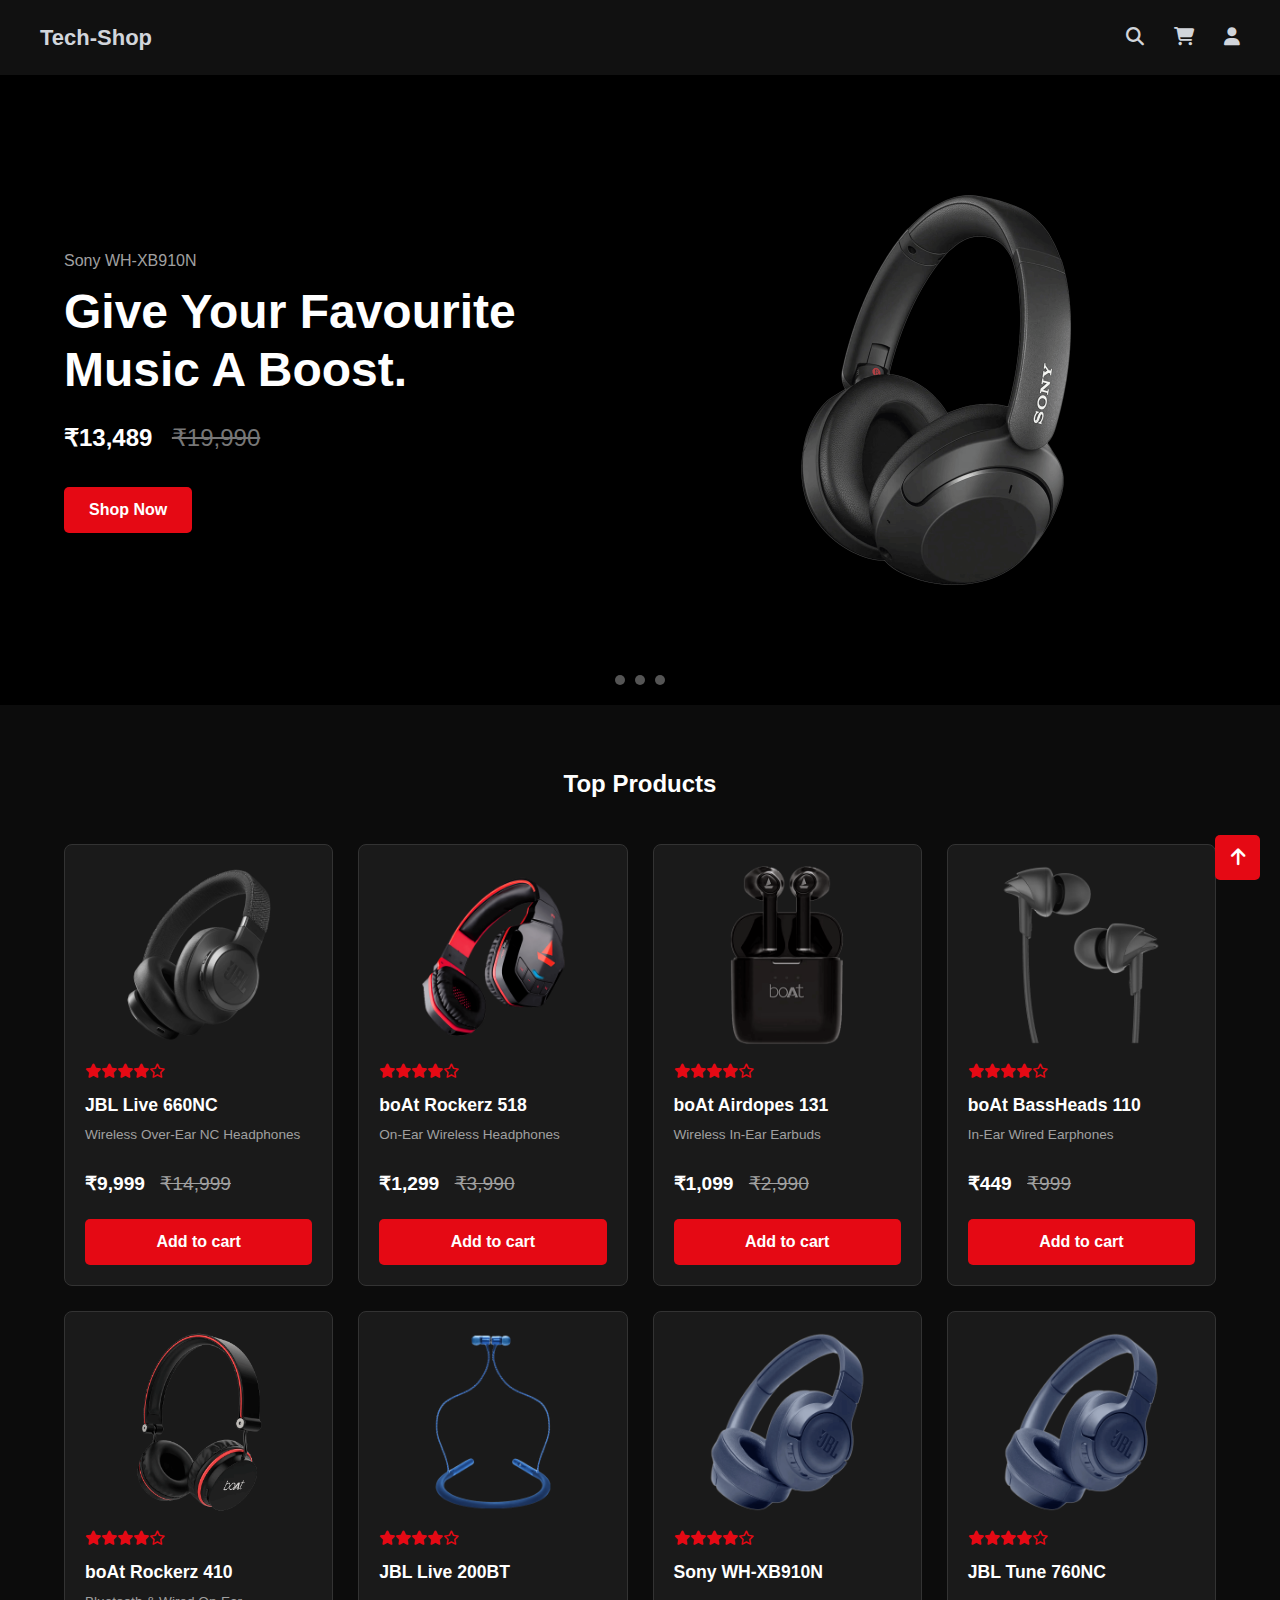
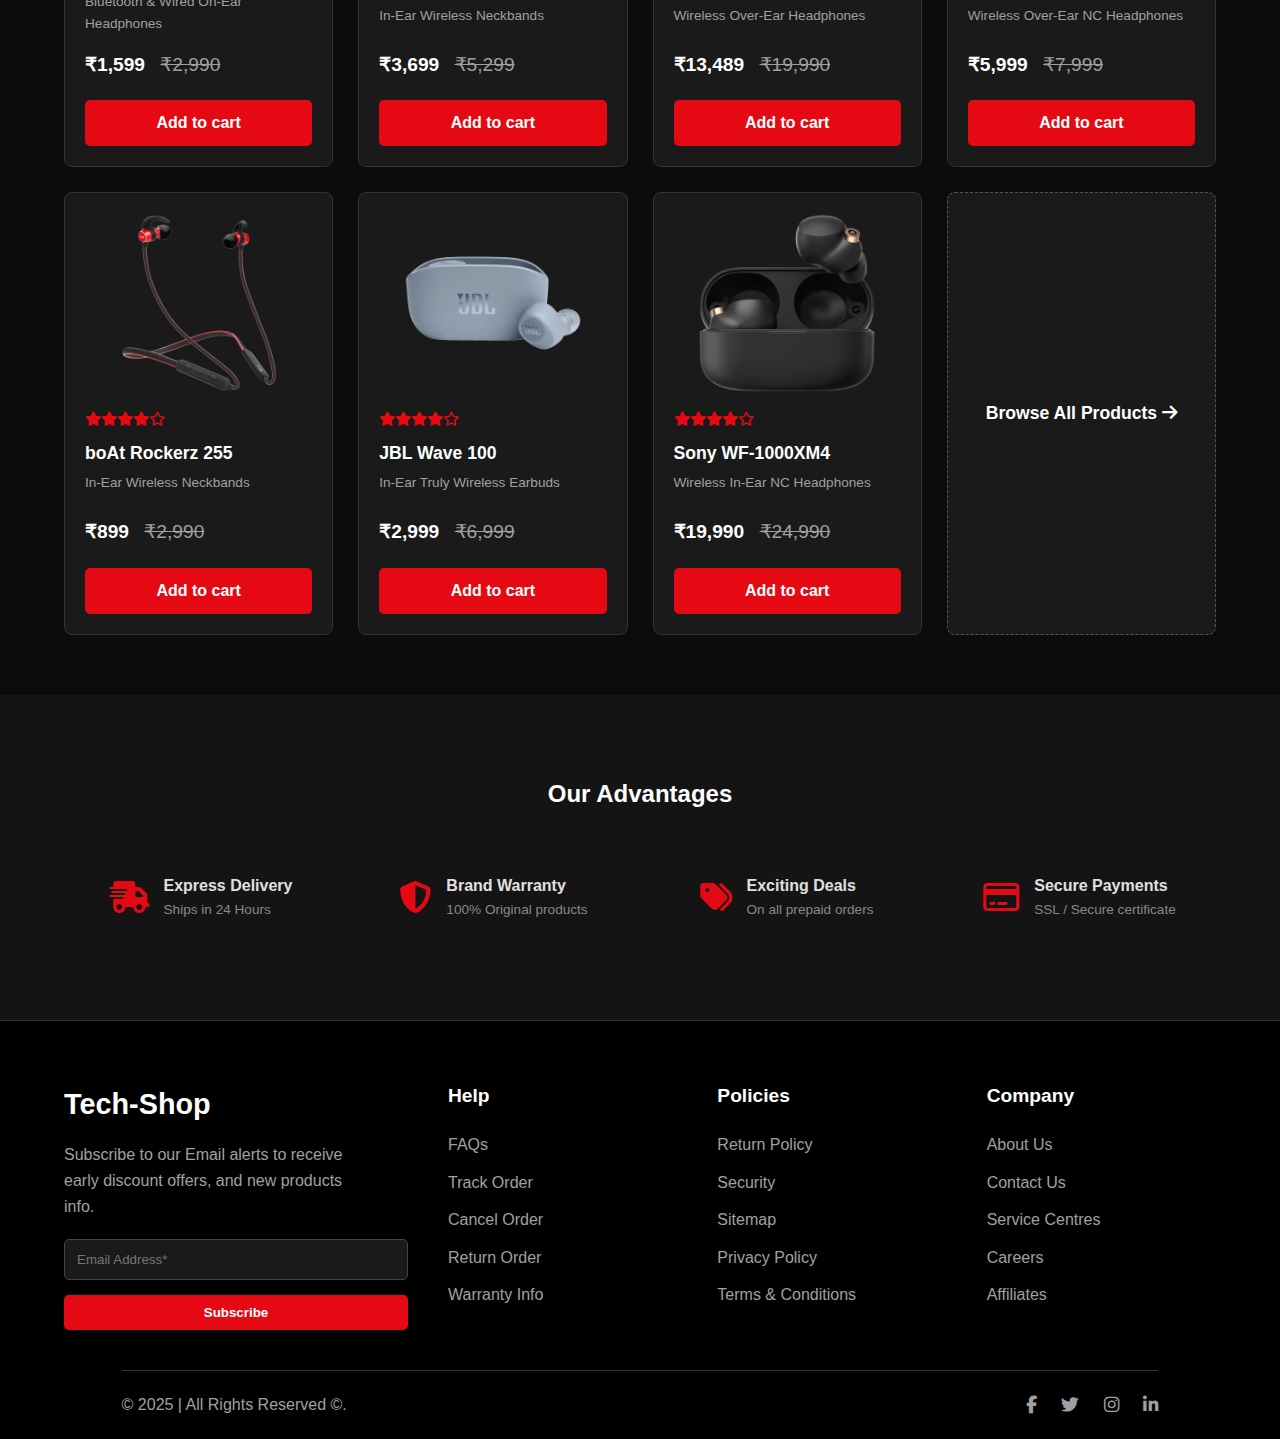
<file: index.html>
<!DOCTYPE html>
<html lang="en">
<head>
    <meta charset="UTF-8">
    <meta name="viewport" content="width=device-width, initial-scale=1.0">
    <title>Tech-Shop - Home</title>
    <link rel="stylesheet" href="style.css">
    <link rel="stylesheet" href="https://cdnjs.cloudflare.com/ajax/libs/font-awesome/6.5.2/css/all.min.css">
</head>
<body>

    <header class="header">
        <div class="logo">Tech-Shop</div>
        <nav class="icon-nav">
            <div class="icon-container">
                <i class="fas fa-search"></i>
                <span class="tooltip">Search</span>
            </div>
            <div class="icon-container">
                <i class="fas fa-shopping-cart"></i>
                <span class="tooltip">Cart</span>
            </div>
            <div class="icon-container user-dropdown">
                <i class="fas fa-user"></i>
                <div class="user-menu">
                    <p class="user-greeting">Hello!</p>
                    <p class="user-instruction">Access account and manage orders</p>
                    <a href="#signup-modal" class="btn">Login / Signup</a>
                    <p class="user-login-prompt">Please Login</p>
                </div>
            </div>
        </nav>
    </header>
<section class="css-slider-container">
    <div class="slides">
        <div class="slide">
            <div class="slide-content">
                <div class="slide-text">
                    <p>Sony WH-XB910N</p>
                    <h1>Give Your Favourite Music A Boost.</h1>
                    <div class="price">
                        <span class="current-price">₹13,489</span>
                        <span class="old-price">₹19,990</span>
                    </div>
                    <a href="#" class="btn btn-primary">Shop Now</a>
                </div>
                <div class="slide-image">
                    <img src="../sonyXb910n-1.png" alt="Sony WH-XB910N Headphones">
                </div>
            </div>
        </div>
        <div class="slide">
            <div class="slide-content">
                <div class="slide-text">
                    <p>JBL Live 660NC</p>
                    <h1>Keep The Noise Out, Or In. You Choose.</h1>
                    <div class="price">
                        <span class="current-price">₹9,999</span>
                        <span class="old-price">₹14,999</span>
                    </div>
                    <a href="#" class="btn btn-primary">Shop Now</a>
                </div>
                <div class="slide-image">
                    <img src="../jbl660nc-1.png" alt="JBL Live 660NC Headphones">
                </div>
            </div>
        </div>
        <div class="slide">
            <div class="slide-content">
                <div class="slide-text">
                    <p>boAt Airdopes 131</p>
                    <h1>Featherweight For Comfort All-Day.</h1>
                    <div class="price">
                        <span class="current-price">₹1,099</span>
                        <span class="old-price">₹2,999</span>
                    </div>
                    <a href="#" class="btn btn-primary">Shop Now</a>
                </div>
                <div class="slide-image">
                    <img src="../boat131-3.png" alt="boAt Airdopes 131">
                </div>
            </div>
        </div>
        <div class="slide">
            <div class="slide-content">
                <div class="slide-text">
                    <p>Sony WH-XB910N</p>
                    <h1>Give Your Favourite Music A Boost.</h1>
                    <div class="price">
                        <span class="current-price">₹13,489</span>
                        <span class="old-price">₹19,990</span>
                    </div>
                    <a href="#" class="btn btn-primary">Shop Now</a>
                </div>
                <div class="slide-image">
                    <img src="sonyXb910n-1.png" alt="Sony WH-XB910N Headphones">
                </div>
            </div>
        </div>
    </div>
    <div class="slider-nav">
        <div class="nav-dot"></div>
        <div class="nav-dot"></div>
        <div class="nav-dot"></div>
    </div>
</section>
      <section class="products-section-grid">
    <div class="container">
        <div class="section-title">
            <h2>Top Products</h2>
        </div>
        <div class="product-grid">
            <a href="product-details.html" class="product-card-grid-link"> <div class="product-card-grid">
                    <img src="../jbl660nc-1.png" alt="JBL Live 660NC">
                    <div class="rating"><i class="fas fa-star"></i><i class="fas fa-star"></i><i class="fas fa-star"></i><i class="fas fa-star"></i><i class="far fa-star"></i></div>
                    <h3>JBL Live 660NC</h3>
                    <p class="product-description">Wireless Over-Ear NC Headphones</p>
                    <p class="price-grid">₹9,999 <del>₹14,999</del></p>
                    <div class="btn btn-secondary">Add to cart</div>
                </div>
            </a>
            <div class="product-card-grid">
                <img src="../boat518-1.png" alt="boAt Rockerz 518">
                <div class="rating"><i class="fas fa-star"></i><i class="fas fa-star"></i><i class="fas fa-star"></i><i class="fas fa-star"></i><i class="far fa-star"></i></div>
                <h3>boAt Rockerz 518</h3>
                <p class="product-description">On-Ear Wireless Headphones</p>
                <p class="price-grid">₹1,299 <del>₹3,990</del></p>
                <a href="#" class="btn btn-secondary">Add to cart</a>
            </div>
            <div class="product-card-grid">
                <img src="../boat131-1.png" alt="boAt Airdopes 131">
                <div class="rating"><i class="fas fa-star"></i><i class="fas fa-star"></i><i class="fas fa-star"></i><i class="fas fa-star"></i><i class="far fa-star"></i></div>
                <h3>boAt Airdopes 131</h3>
                <p class="product-description">Wireless In-Ear Earbuds</p>
                <p class="price-grid">₹1,099 <del>₹2,990</del></p>
                <a href="#" class="btn btn-secondary">Add to cart</a>
            </div>
            <div class="product-card-grid">
                <img src="../boat110-1.png" alt="boAt BassHeads 110">
                <div class="rating"><i class="fas fa-star"></i><i class="fas fa-star"></i><i class="fas fa-star"></i><i class="fas fa-star"></i><i class="far fa-star"></i></div>
                <h3>boAt BassHeads 110</h3>
                <p class="product-description">In-Ear Wired Earphones</p>
                <p class="price-grid">₹449 <del>₹999</del></p>
                <a href="#" class="btn btn-secondary">Add to cart</a>
            </div>
            <div class="product-card-grid">
                <img src="../boat410-1.png" alt="boAt Rockerz 410">
                <div class="rating"><i class="fas fa-star"></i><i class="fas fa-star"></i><i class="fas fa-star"></i><i class="fas fa-star"></i><i class="far fa-star"></i></div>
                <h3>boAt Rockerz 410</h3>
                <p class="product-description">Bluetooth & Wired On-Ear Headphones</p>
                <p class="price-grid">₹1,599 <del>₹2,990</del></p>
                <a href="#" class="btn btn-secondary">Add to cart</a>
            </div>
            <div class="product-card-grid">
                <img src="../jbl200bt-1.png" alt="JBL Live 200BT">
                <div class="rating"><i class="fas fa-star"></i><i class="fas fa-star"></i><i class="fas fa-star"></i><i class="fas fa-star"></i><i class="far fa-star"></i></div>
                <h3>JBL Live 200BT</h3>
                <p class="product-description">In-Ear Wireless Neckbands</p>
                <p class="price-grid">₹3,699 <del>₹5,299</del></p>
                <a href="#" class="btn btn-secondary">Add to cart</a>
            </div>
            <div class="product-card-grid">
                <img src="../jbl760nc-1.png" alt="Sony WH-XB910N">
                <div class="rating"><i class="fas fa-star"></i><i class="fas fa-star"></i><i class="fas fa-star"></i><i class="fas fa-star"></i><i class="far fa-star"></i></div>
                <h3>Sony WH-XB910N</h3>
                <p class="product-description">Wireless Over-Ear Headphones</p>
                <p class="price-grid">₹13,489 <del>₹19,990</del></p>
                <a href="#" class="btn btn-secondary">Add to cart</a>
            </div>
            <div class="product-card-grid">
                <img src="../jbl760nc-1.png" alt="JBL Tune 760NC">
                <div class="rating"><i class="fas fa-star"></i><i class="fas fa-star"></i><i class="fas fa-star"></i><i class="fas fa-star"></i><i class="far fa-star"></i></div>
                <h3>JBL Tune 760NC</h3>
                <p class="product-description">Wireless Over-Ear NC Headphones</p>
                <p class="price-grid">₹5,999 <del>₹7,999</del></p>
                <a href="#" class="btn btn-secondary">Add to cart</a>
            </div>
            <div class="product-card-grid">
                <img src="../boat255r-1.png" alt="boAt Rockerz 255">
                <div class="rating"><i class="fas fa-star"></i><i class="fas fa-star"></i><i class="fas fa-star"></i><i class="fas fa-star"></i><i class="far fa-star"></i></div>
                <h3>boAt Rockerz 255</h3>
                <p class="product-description">In-Ear Wireless Neckbands</p>
                <p class="price-grid">₹899 <del>₹2,990</del></p>
                <a href="#" class="btn btn-secondary">Add to cart</a>
            </div>
            <div class="product-card-grid">
                <img src="../jbl100-1.png" alt="JBL Wave 100">
                <div class="rating"><i class="fas fa-star"></i><i class="fas fa-star"></i><i class="fas fa-star"></i><i class="fas fa-star"></i><i class="far fa-star"></i></div>
                <h3>JBL Wave 100</h3>
                <p class="product-description">In-Ear Truly Wireless Earbuds</p>
                <p class="price-grid">₹2,999 <del>₹6,999</del></p>
                <a href="#" class="btn btn-secondary">Add to cart</a>
            </div>
            <div class="product-card-grid">
                <img src="../sony1000xm4-1.png" alt="Sony WF-1000XM4">
                <div class="rating"><i class="fas fa-star"></i><i class="fas fa-star"></i><i class="fas fa-star"></i><i class="fas fa-star"></i><i class="far fa-star"></i></div>
                <h3>Sony WF-1000XM4</h3>
                <p class="product-description">Wireless In-Ear NC Headphones</p>
                <p class="price-grid">₹19,990 <del>₹24,990</del></p>
                <a href="#" class="btn btn-secondary">Add to cart</a>
            </div>
            <div class="product-card-grid browse-all">
                <a href="#">
                    <span>Browse All Products <i class="fas fa-arrow-right"></i></span>
                </a>
            </div>
        </div>
    </div>
</section>
              <section class="our-advantages-section">
    <div class="container">
        <div class="section-title">
            <h2>Our Advantages</h2>
        </div>
        <div class="advantages-grid-new">
            <div class="advantage-item-new">
                <i class="fas fa-truck-fast"></i>
                <div class="advantage-text">
                    <h3>Express Delivery</h3>
                    <p>Ships in 24 Hours</p>
                </div>
            </div>
            <div class="advantage-item-new">
                <i class="fas fa-shield-alt"></i>
                <div class="advantage-text">
                    <h3>Brand Warranty</h3>
                    <p>100% Original products</p>
                </div>
            </div>
            <div class="advantage-item-new">
                <i class="fas fa-tags"></i>
                <div class="advantage-text">
                    <h3>Exciting Deals</h3>
                    <p>On all prepaid orders</p>
                </div>
            </div>
            <div class="advantage-item-new">
                <i class="far fa-credit-card"></i>
                <div class="advantage-text">
                    <h3>Secure Payments</h3>
                    <p>SSL / Secure certificate</p>
                </div>
            </div>
        </div>
    </div>
</section>
    </main>

   <footer class="main-footer">
    <div class="container">
        <div class="footer-grid">
            <div class="footer-column">
                <h3 class="logo-footer">Tech-<span>Shop</span></h3>
                <p>Subscribe to our Email alerts to receive early discount offers, and new products info.</p>
                <form class="subscribe-form">
                    <input type="email" placeholder="Email Address*">
                    <button type="submit" class="btn btn-primary">Subscribe</button>
                </form>
            </div>
            <div class="footer-column">
                <h4>Help</h4>
                <ul>
                    <li><a href="#">FAQs</a></li>
                    <li><a href="#">Track Order</a></li>
                    <li><a href="#">Cancel Order</a></li>
                    <li><a href="#">Return Order</a></li>
                    <li><a href="#">Warranty Info</a></li>
                </ul>
            </div>
            <div class="footer-column">
                <h4>Policies</h4>
                <ul>
                    <li><a href="#">Return Policy</a></li>
                    <li><a href="#">Security</a></li>
                    <li><a href="#">Sitemap</a></li>
                    <li><a href="#">Privacy Policy</a></li>
                    <li><a href="#">Terms & Conditions</a></li>
                </ul>
            </div>
            <div class="footer-column">
                <h4>Company</h4>
                <ul>
                    <li><a href="#">About Us</a></li>
                    <li><a href="#">Contact Us</a></li>
                    <li><a href="#">Service Centres</a></li>
                    <li><a href="#">Careers</a></li>
                    <li><a href="#">Affiliates</a></li>
                </ul>
            </div>
        </div>
        <div class="footer-bottom">
            <p>&copy; 2025 | All Rights Reserved &copy;.</p>
            <div class="social-icons">
                <a href="#"><i class="fab fa-facebook-f"></i></a>
                <a href="#"><i class="fab fa-twitter"></i></a>
                <a href="#"><i class="fab fa-instagram"></i></a>
                <a href="#"><i class="fab fa-linkedin-in"></i></a>
            </div>
        </div>
    </div>
    <a href="#" class="scroll-to-top">
        <i class="fas fa-arrow-up"></i>
    </a>
</footer>
<div class="modal-overlay" id="signup-modal">
    <div class="modal-content">
        <a href="#" class="modal-close">&times;</a>

        <h2>Signup</h2>
        <p class="modal-subtitle">Already have an account? <a href="#">Login</a></p>
        <form class="modal-form">
    <div class="form-group">
        <input type="text" placeholder="Username" required>
    </div>
    <div class="form-group">
        <input type="email" placeholder="Email" required>
    </div>
    <div class="form-group">
        <input type="password" placeholder="Password" required>
    </div>
    <div class="form-group">
        <input type="password" placeholder="Confirm Password" required>
    </div>
    <button type="submit" class="btn btn-primary">Signup</button>
     <div class="separator">
        <hr>
        <span>or login with</span>
        <hr>
    </div>

    <div class="social-login">
        <a href="#" class="social-btn facebook">Facebook</a>
        <a href="#" class="social-btn google">Google</a>
        <a href="#" class="social-btn twitter">Twitter</a>
    </div>
</form>

    </div>
</div>

</body>
</html>
</file>
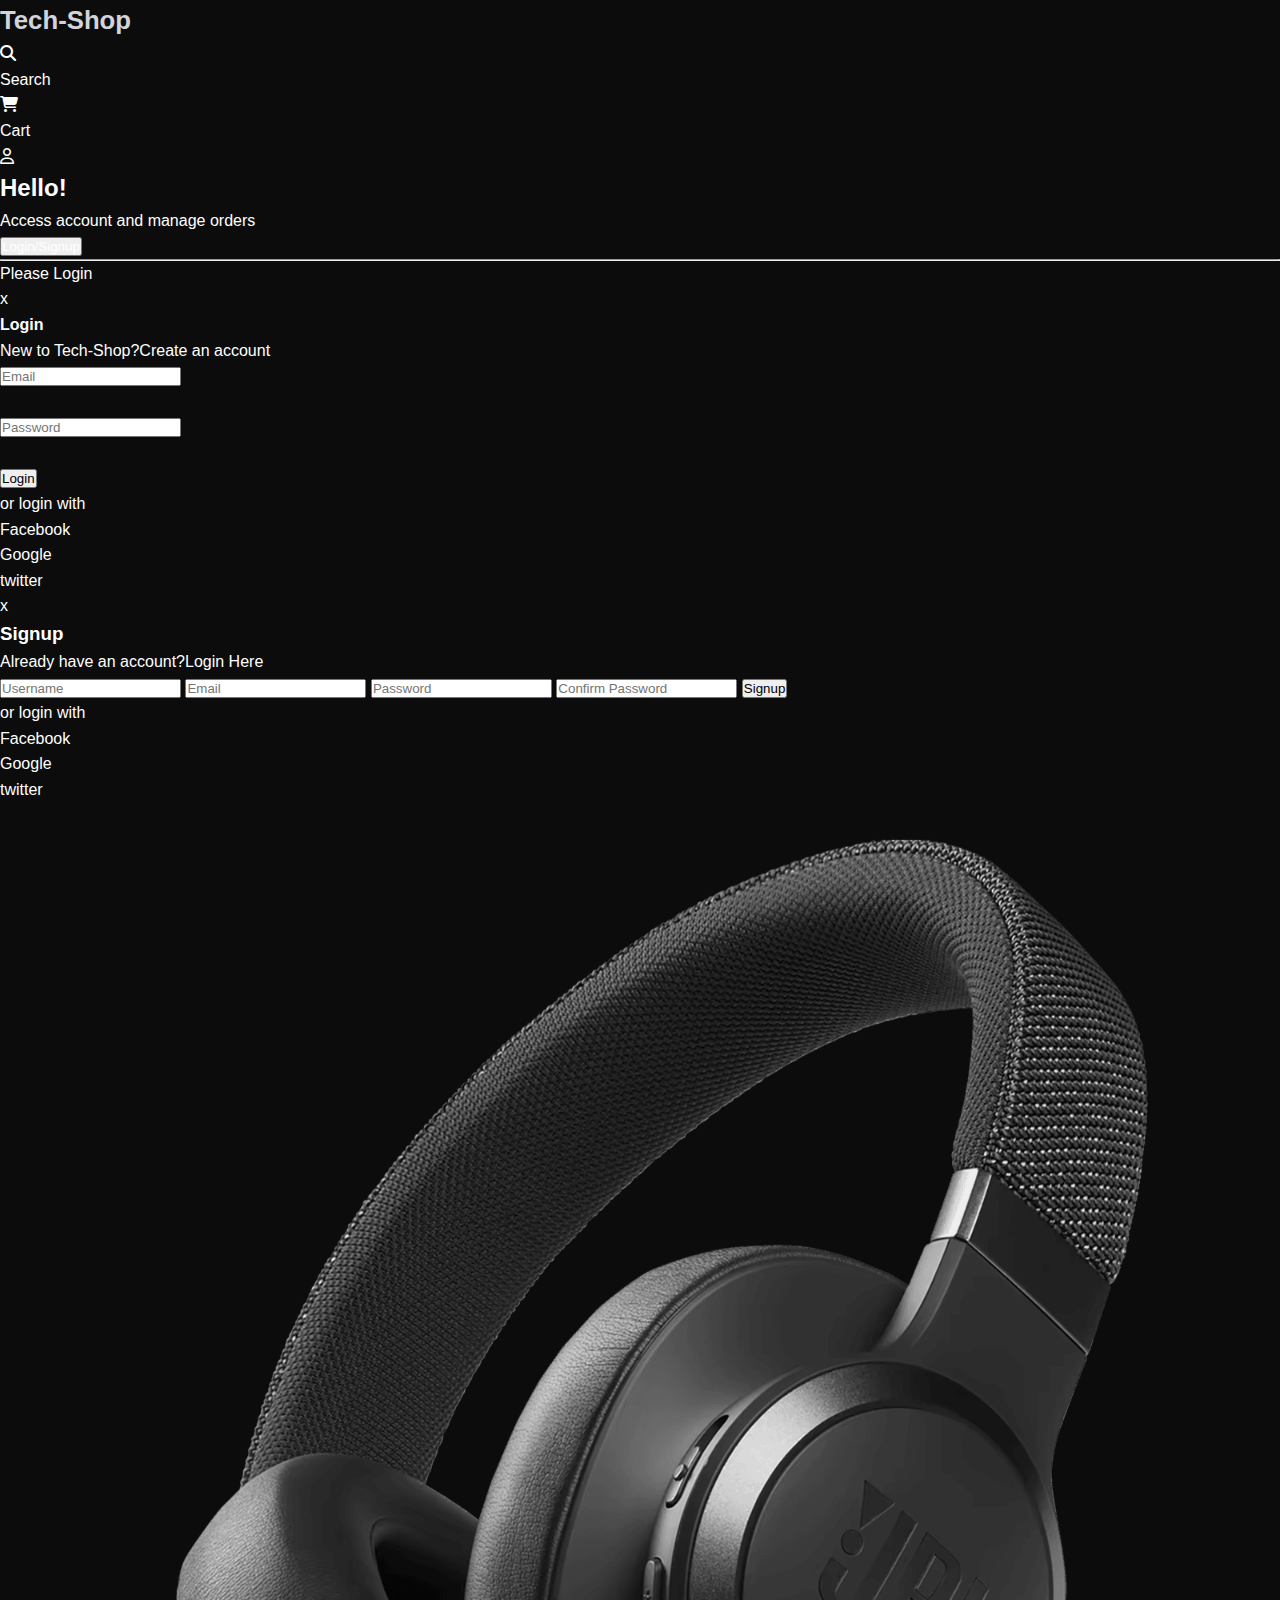
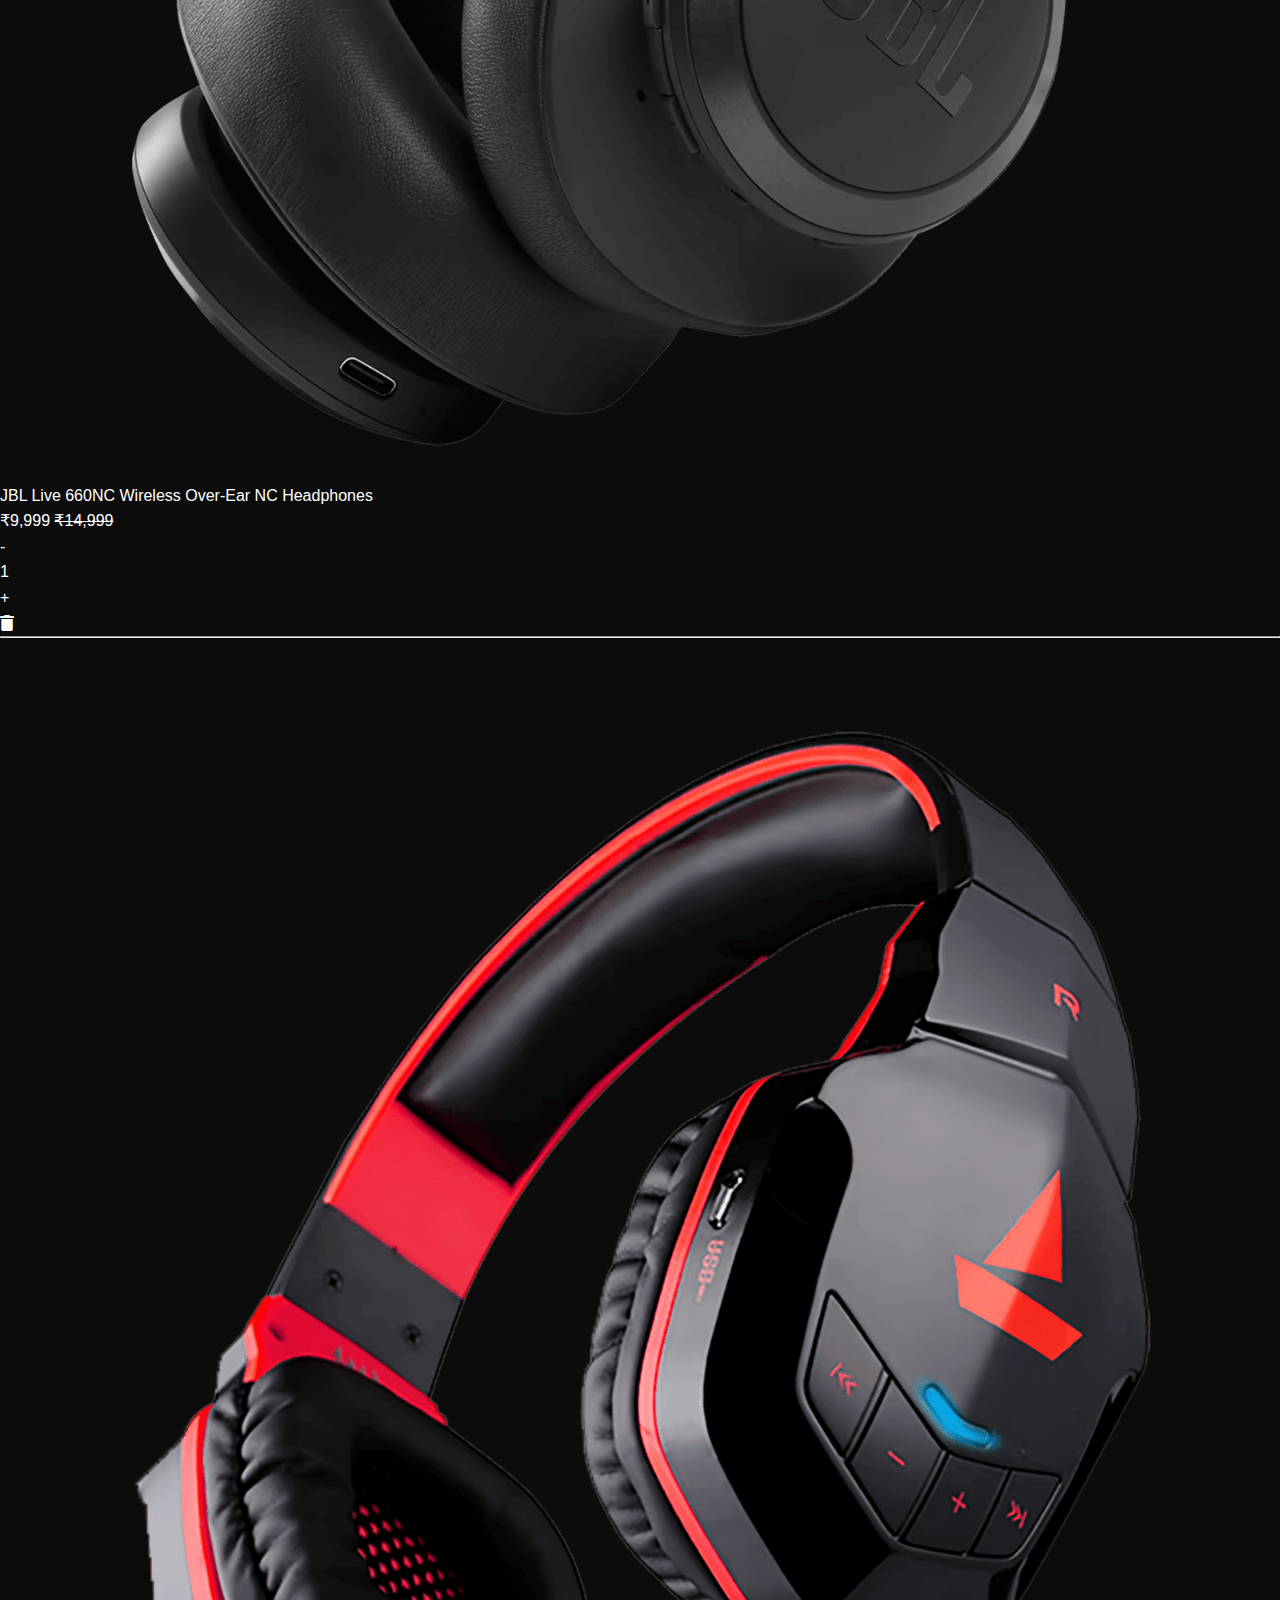
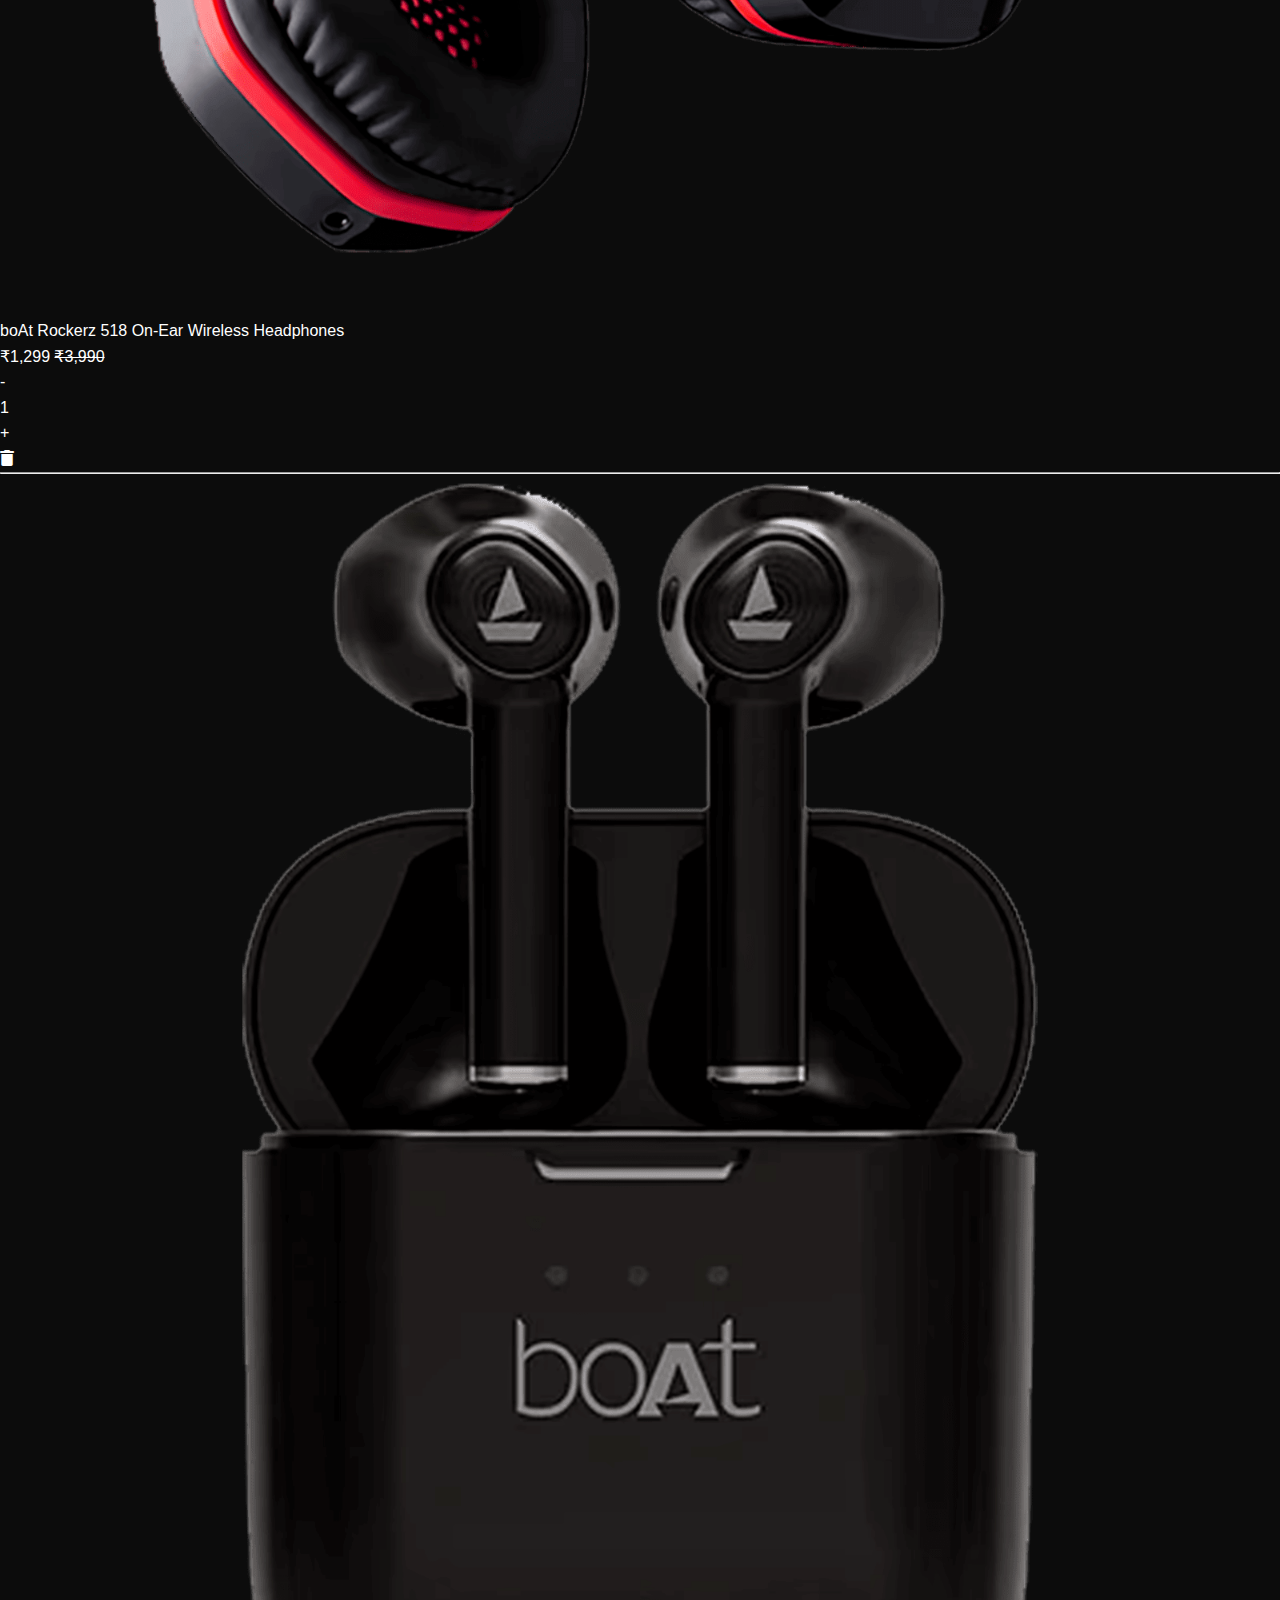
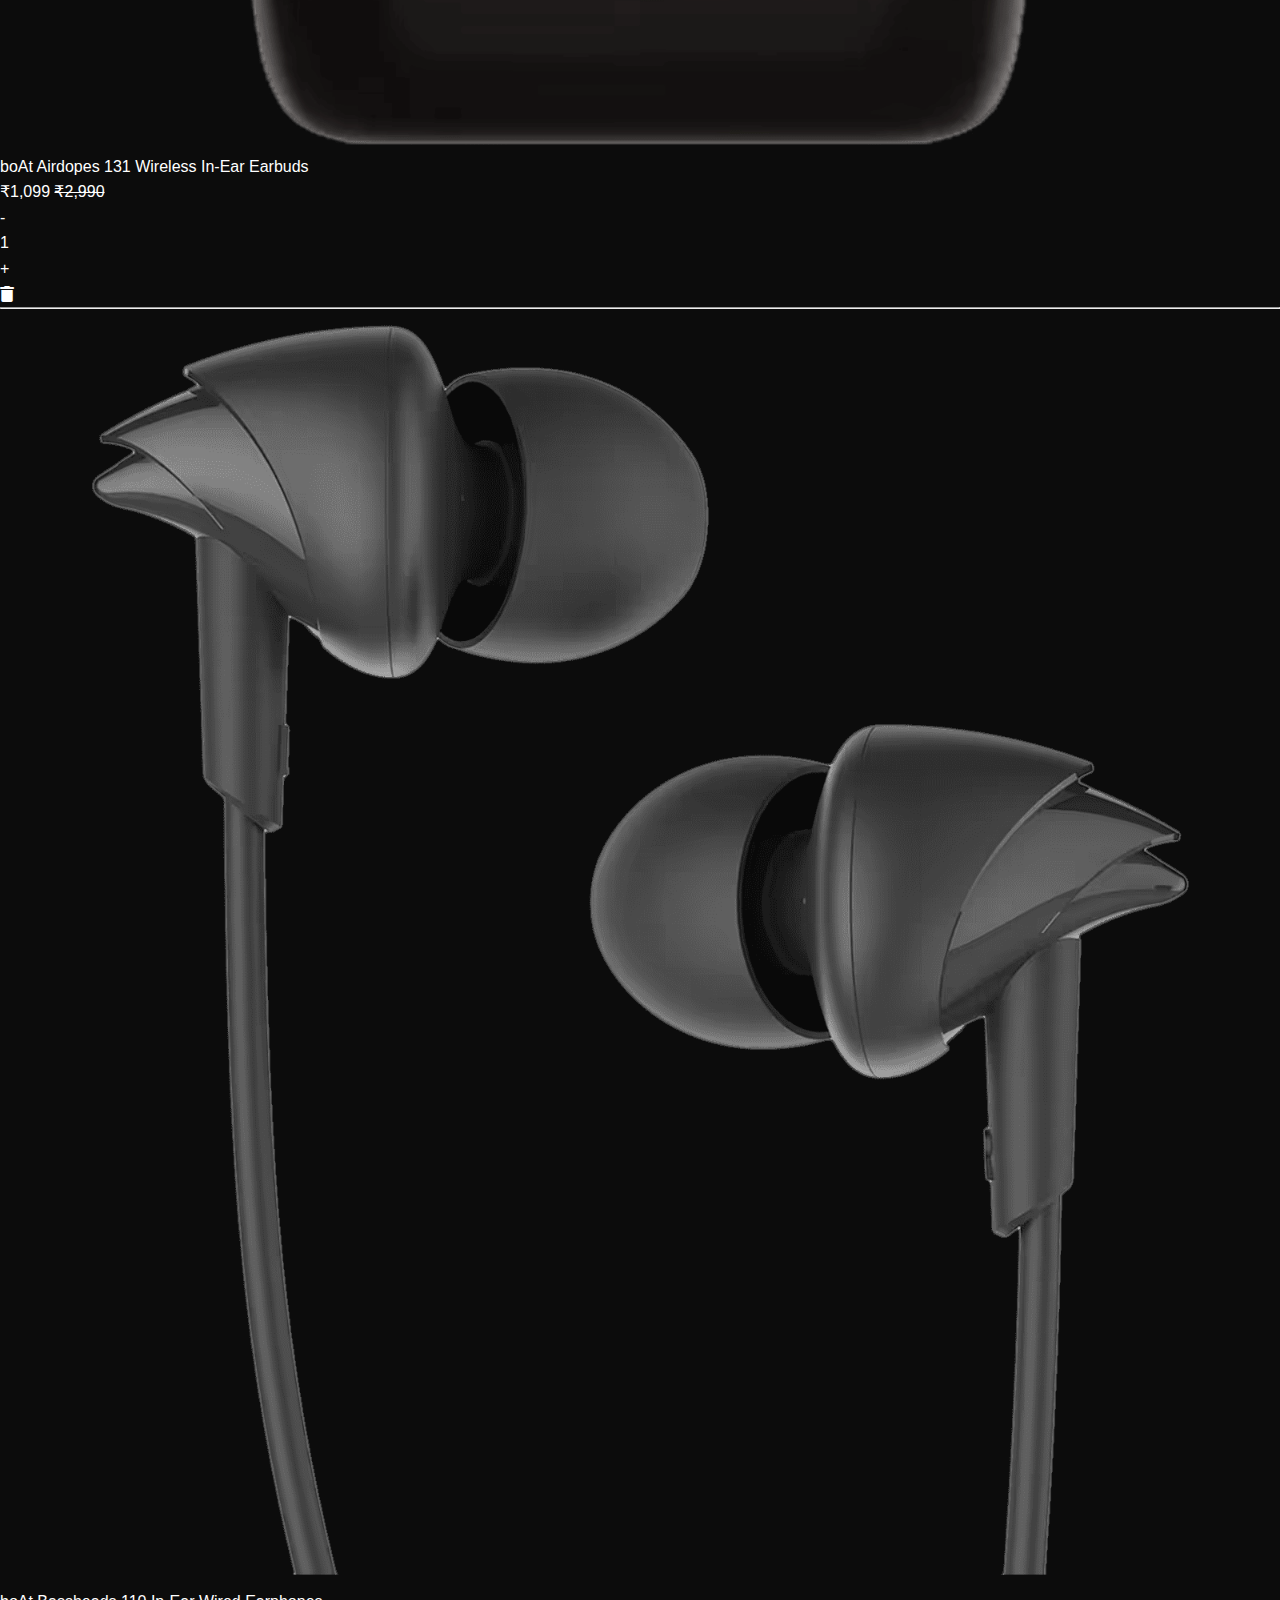
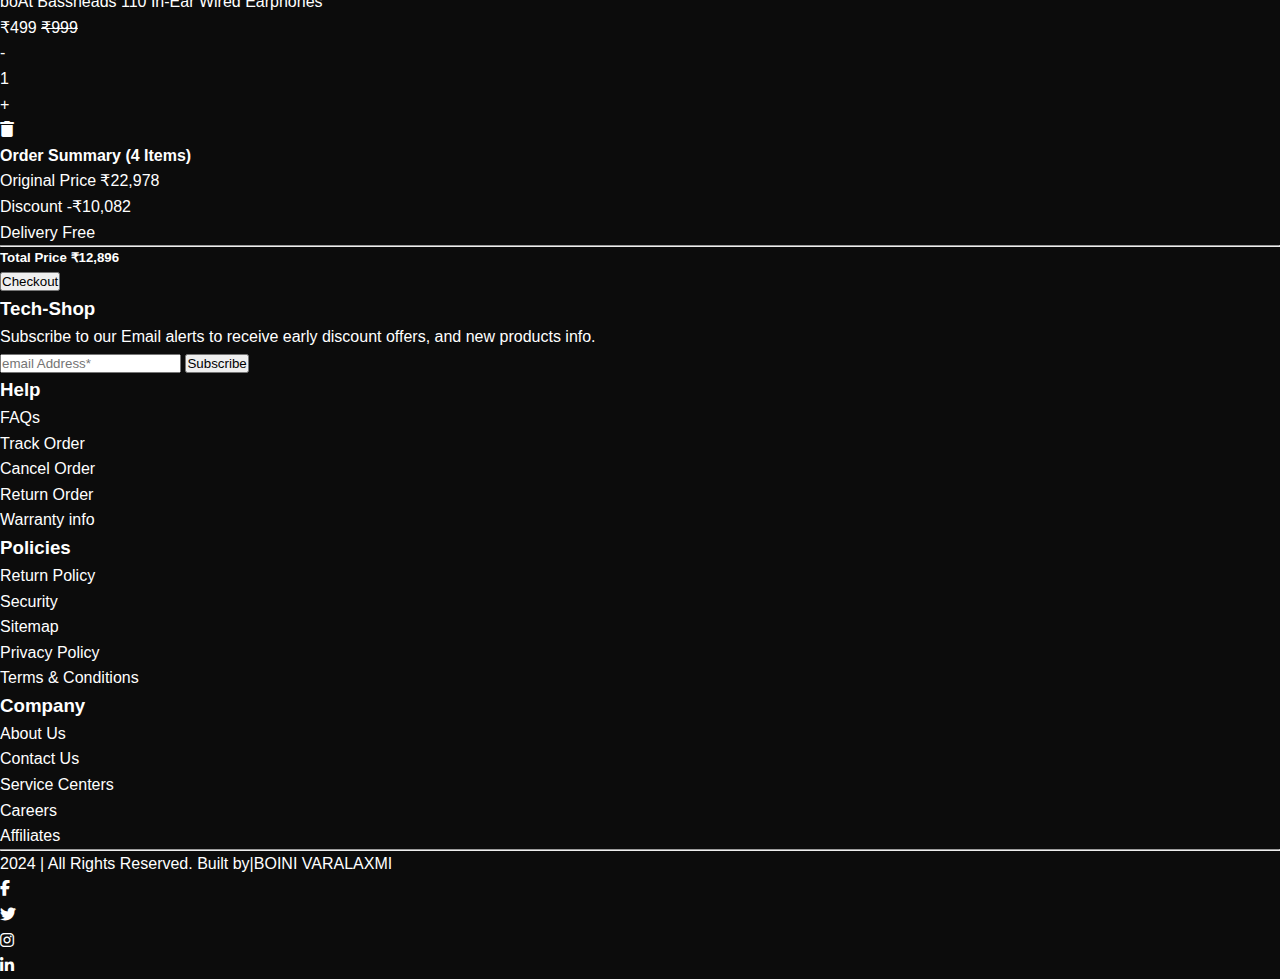
<file: cart.html>
<!DOCTYPE html>
<html lang="en">
<head>
    <meta charset="UTF-8">
    <meta name="viewport" content="width=device-width, initial-scale=1.0">
    <title>cart</title>
    <link rel="stylesheet" href="https://cdnjs.cloudflare.com/ajax/libs/font-awesome/6.7.2/css/all.min.css"
        integrity="sha512-Evv84Mr4kqVGRNSgIGL/F/aIDqQb7xQ2vcrdIwxfjThSH8CSR7PBEakCr51Ck+w+/U6swU2Im1vVX0SVk9ABhg=="
        crossorigin="anonymous" referrerpolicy="no-referrer" />
    <link rel="stylesheet" href="/style.css">
</head>
<body>
    <!-- navbar starts here -->
    <header>
        <nav>
            <div class="logo"><h3>Tech-Shop</h3></div>
            <div class="navbar">
                <div class="search-icon">
                     <i class="fa-solid fa-magnifying-glass"></i>
                     <p class="tool-tip">Search</p>
                </div>
                <div class="cart-icon">
                     <a href=""><i class="fa-solid fa-cart-shopping cart"></i></a>
                     <p class="tool-tip">Cart</p>
                </div>
                <div class="profile-icon">
                     <a href=""><i class="fa-regular fa-user profile"></i></a>
                     <div class="profilecard">
                        <h2>Hello!</h2>
                        <p>Access account and manage orders</p>
                        <button class="loginbutton"><a href="#login">Login/Signup</a></button>
                        <hr>
                        <p>Please Login</p>
                     </div>
                </div>
            </div>
        </nav>
    </header>
    <!-- navbar ends here -->

    <!-- login page starts here -->
     <div class="login" id="login">
        <a href="">x</a>
        <h4>Login</h4>
        <p>New to Tech-Shop?<a href="#signup">Create an account</a></p>
        <input type="Email" placeholder="Email"><br><br>
        <input type="text" placeholder="Password"><br><br>
        <button>Login</button><br>
        <div class="separate">
            <span>or login with<br></span>
        </div>

        <div class="mediaboxes">
            <p class="fb">Facebook</p> 
            <p class="goo">Google</p> 
            <p class="twit">twitter</p> 
        </div>
    </div>  
    <!-- login page ends here -->
     
    <!-- signin page starts here -->
         <div class="signin" id="signup">
          <a href="">x</a>
            <h3>Signup</h3>
            <p>Already have an account?<a href="#login">Login Here</a></p>
            <input type="text" placeholder="Username">
            <input type="email" placeholder="Email">
            <input type="password" placeholder="Password">
            <input type="password" placeholder="Confirm Password">
            <button>Signup</button>
            <div class="separate">
                <span>or login with<br></span>
            </div>
            <div class="mediaboxes">
                <p class="fb">Facebook</p> 
                <p class="goo">Google</p> 
                <p class="twit">twitter</p> 
            </div>
          </div> 
    <!-- sign in page ends here -->

<!-- main starts here -->
    <main>
        <div class="scroll-cart">
            <div class="cart-item">
                <img src="/jbl660nc-1.png" alt="JBL 660NC">
                <div>
                    <p>JBL Live 660NC Wireless Over-Ear NC Headphones</p>
                    <p>₹9,999 <span><strike>₹14,999</strike></span></p>
                    <div>
                        <p>-</p>
                        <p>1</p>
                        <p>+</p>
                    </div>
                </div>
                <span><i class="fa-solid fa-trash"></i></span>
            </div>
            <hr>
            <div class="cart-item">
                <img src="/boat518-1.png" alt="boAt Rockerz 518">
                <div>
                    <p>boAt Rockerz 518 On-Ear Wireless Headphones</p>
                    <p>₹1,299 <span><strike>₹3,990</strike></span></p>
                    <div>
                        <p>-</p>
                        <p>1</p>
                        <p>+</p>
                    </div>
                </div>
                <span><i class="fa-solid fa-trash"></i></span>
            </div>
            <hr>
            <div class="cart-item">
                <img src="/boat131-1.png" alt="boAt Airdopes 131">
                <div>
                    <p>boAt Airdopes 131 Wireless In-Ear Earbuds</p>
                    <p>₹1,099 <span><strike>₹2,990</strike></span></p>
                    <div>
                        <p>-</p>
                        <p>1</p>
                        <p>+</p>
                    </div>
                </div>
                <span><i class="fa-solid fa-trash"></i></span>
            </div>
            <hr>
            <div class="cart-item">
                <img src="/boat110-1.png" alt="boAt 110">
                <div>
                    <p>boAt Bassheads 110 In-Ear Wired Earphones</p>
                    <p>₹499 <span><strike>₹999</strike></span></p>
                    <div>
                        <p>-</p>
                        <p>1</p>
                        <p>+</p>
                    </div>
                </div>
                <span><i class="fa-solid fa-trash"></i></span>
            </div>
        </div>

        <div class="summary">
            <h4>Order Summary (4 Items)</h4>
            <p class="original">Original Price <span>₹22,978</span></p>
            <p class="discount">Discount <span>-₹10,082</span></p>
            <p class="delivery">Delivery <span>Free</span></p>
            <hr>
            <h5>Total Price <span>₹12,896</span></h5>
            <button class="checkout-btn">Checkout</button>
        </div>
    </main>

    <!-- main ends here -->


    <!-- Footer Starts Here -->

  <div class="footer">
    <div class="footerstart">
      <div class="content">
        <h3>Tech-Shop</h3>
        <p>Subscribe to  our Email alerts to receive early discount offers, and new products info.</p>
        <input type="email" placeholder="email Address*">
        <button>Subscribe</button>
      </div>
      <div class="content">
        <ul type="none">
          <h3>Help</h3>
          <li>FAQs</li>
          <li>Track Order</li>
          <li>Cancel Order</li>
          <li>Return Order</li>
          <li>Warranty info</li>
        </ul>
      </div>
      <div class="content">
        <ul type="none">
          <h3>Policies</h3>
          <li>Return Policy</li>
          <li>Security</li>
          <li>Sitemap</li>
          <li>Privacy Policy</li>
          <li>Terms & Conditions</li>
        </ul>
      </div>
      <div class="content">
         <ul type="none">
          <h3>Company</h3>
          <li>About Us</li>
          <li>Contact Us</li>
          <li>Service Centers</li>
          <li>Careers</li>
          <li>Affiliates</li>
        </ul>
      </div>
    </div>
    <hr>
    <div class="footerend">
      
      <div class="copyrights"> <p>2024 | All Rights Reserved. Built by|BOINI VARALAXMI</p></div>
        <div class="footerfonts">
          <div class="facebook-icon">
            <i class="fa-brands fa-facebook-f"></i>
          </div>
          <div class="twitter-icon">
            <i class="fa-brands fa-twitter"></i>
          </div>
          <div class="insta-icon">
            <i class="fa-brands fa-instagram"></i>
          </div>
          <div class="linked-icon">            
            <i class="fa-brands fa-linkedin-in"></i>
          </div>
        </div>
    </div>
  </div>
    

  <!-- footer ends here -->
    
</body>
</html>
</file>
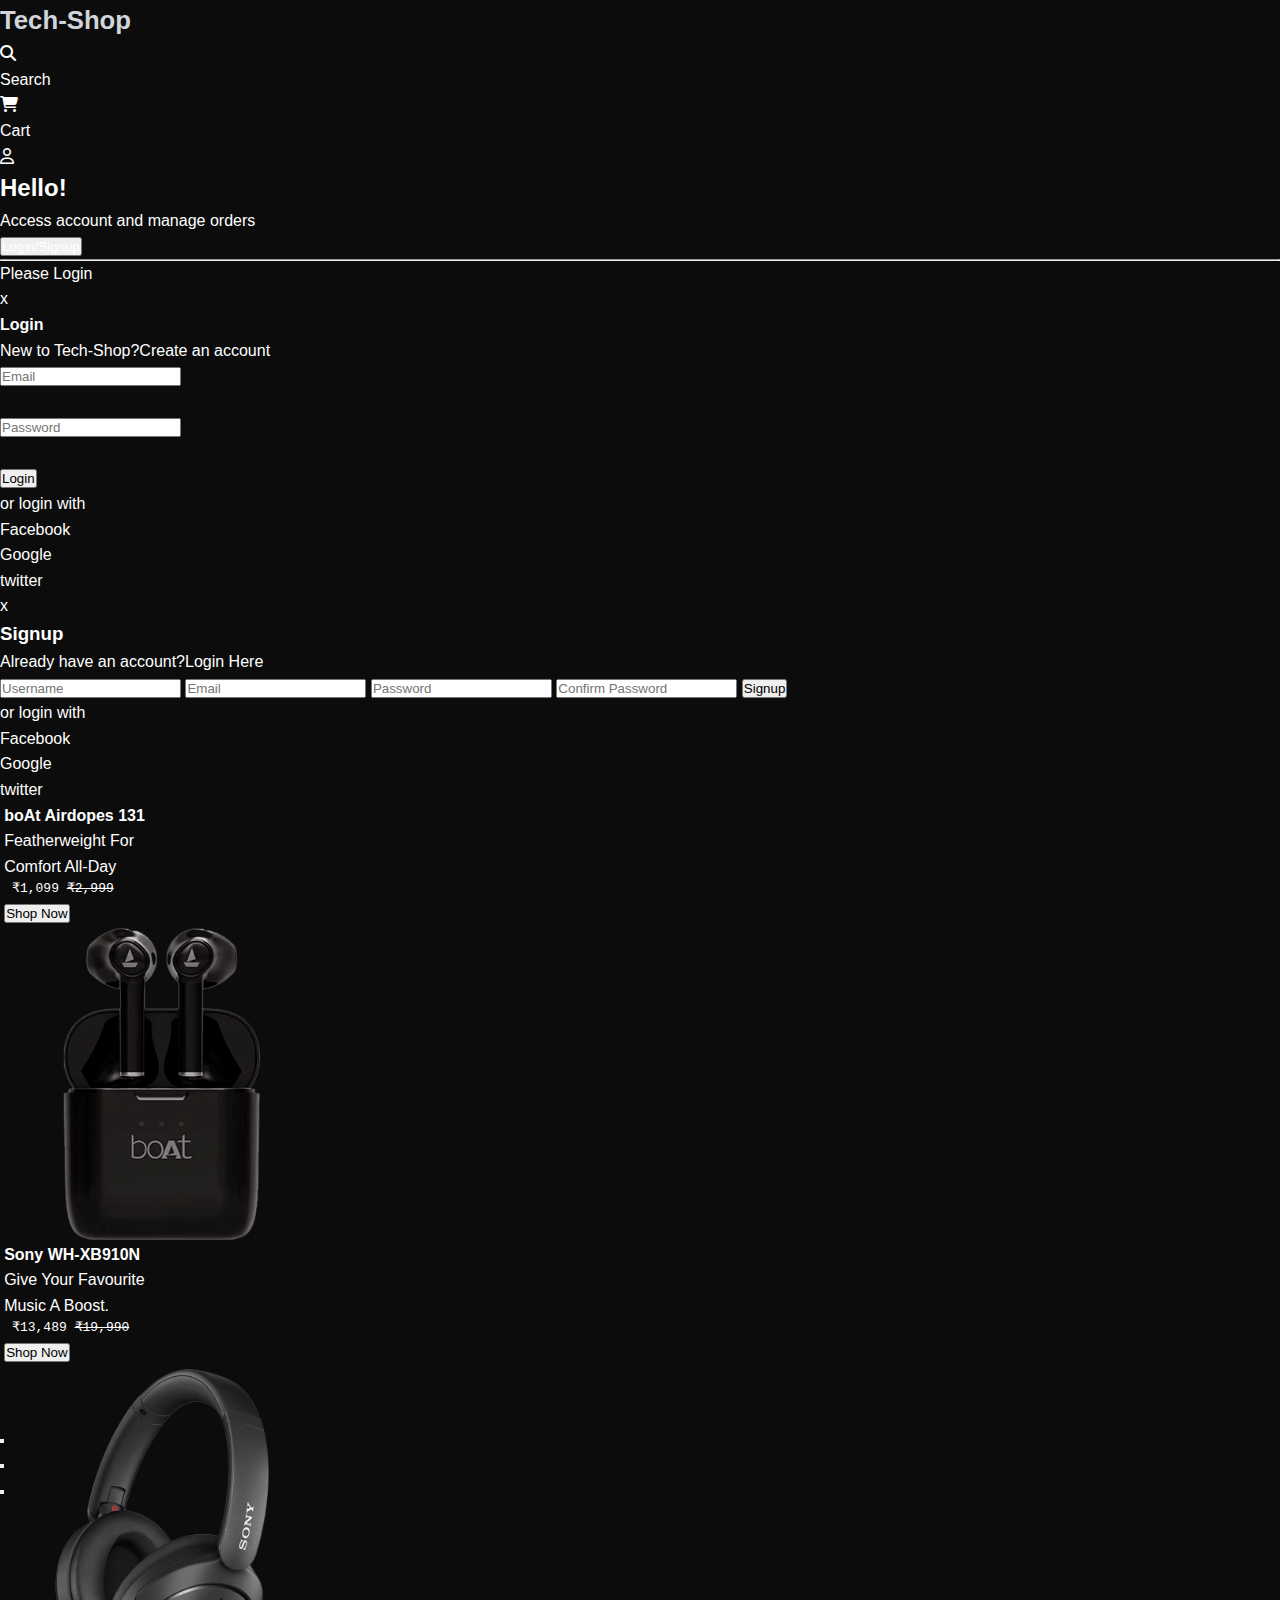
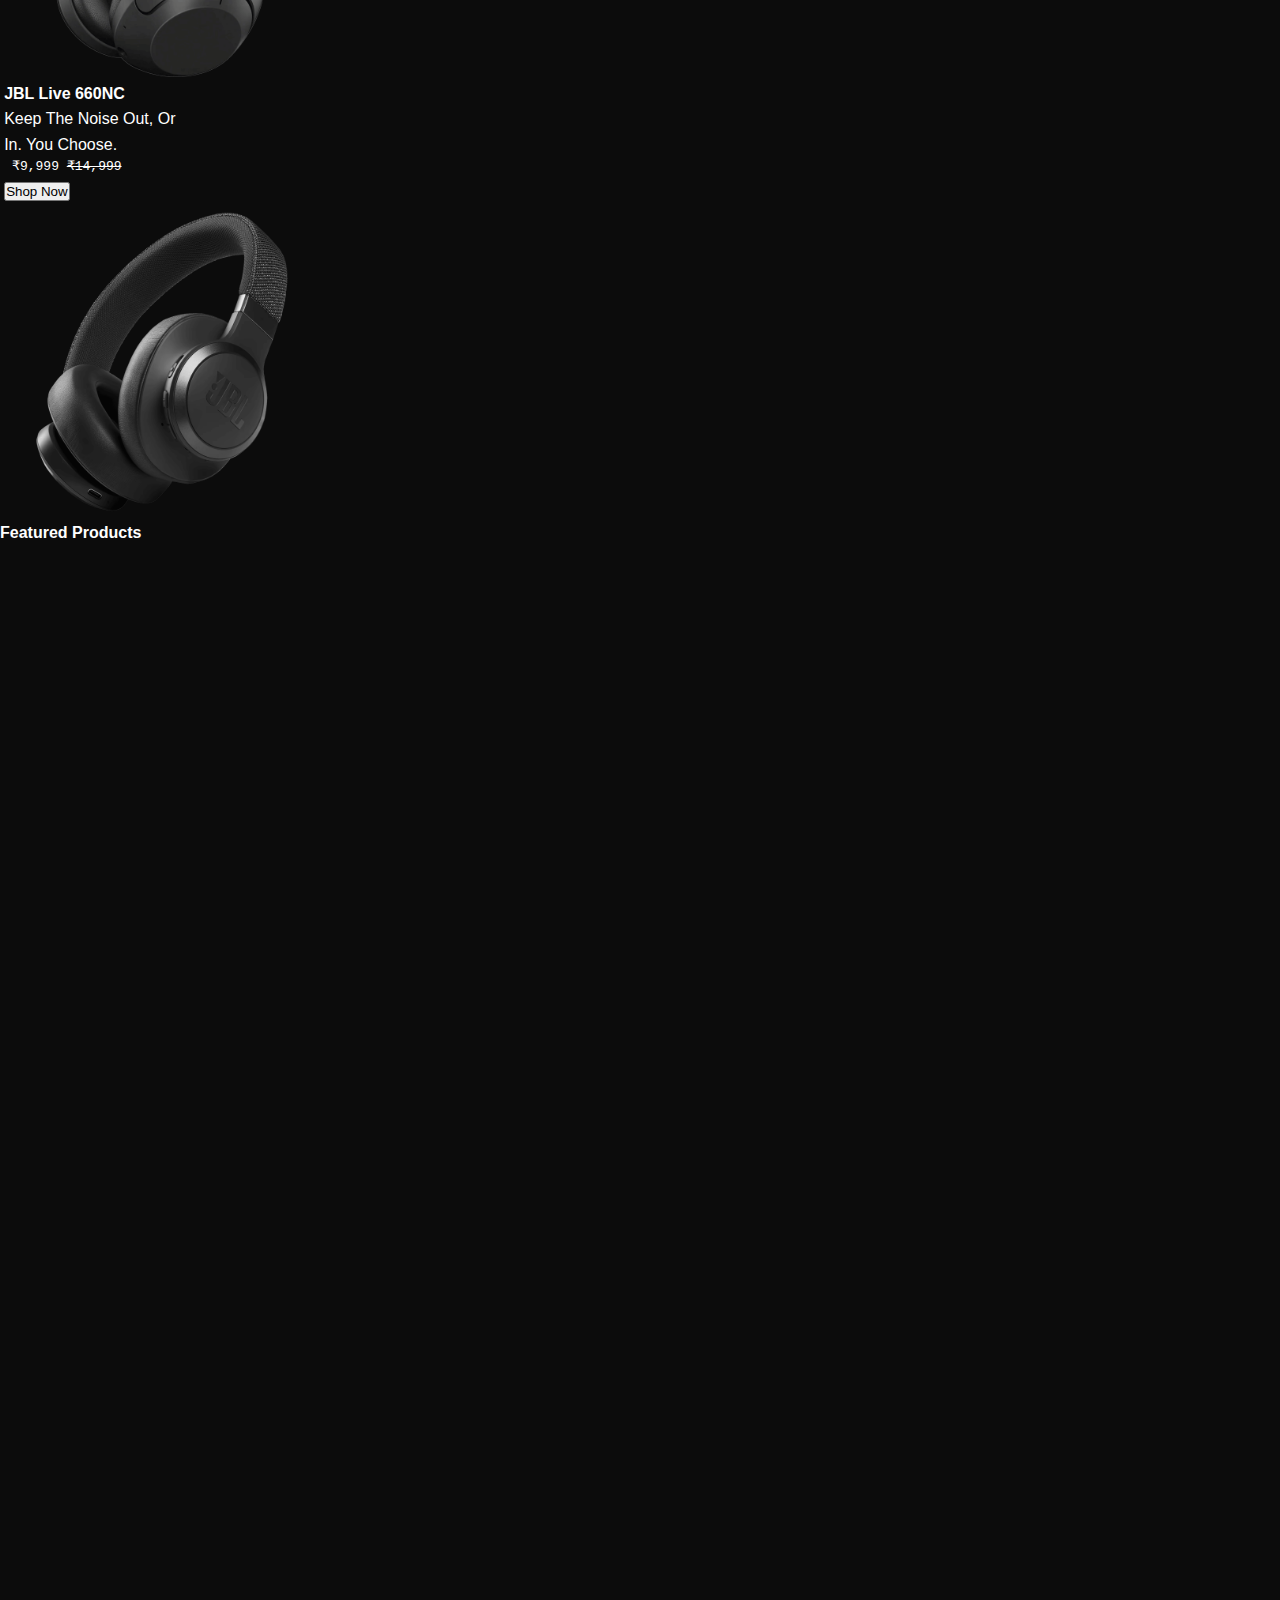
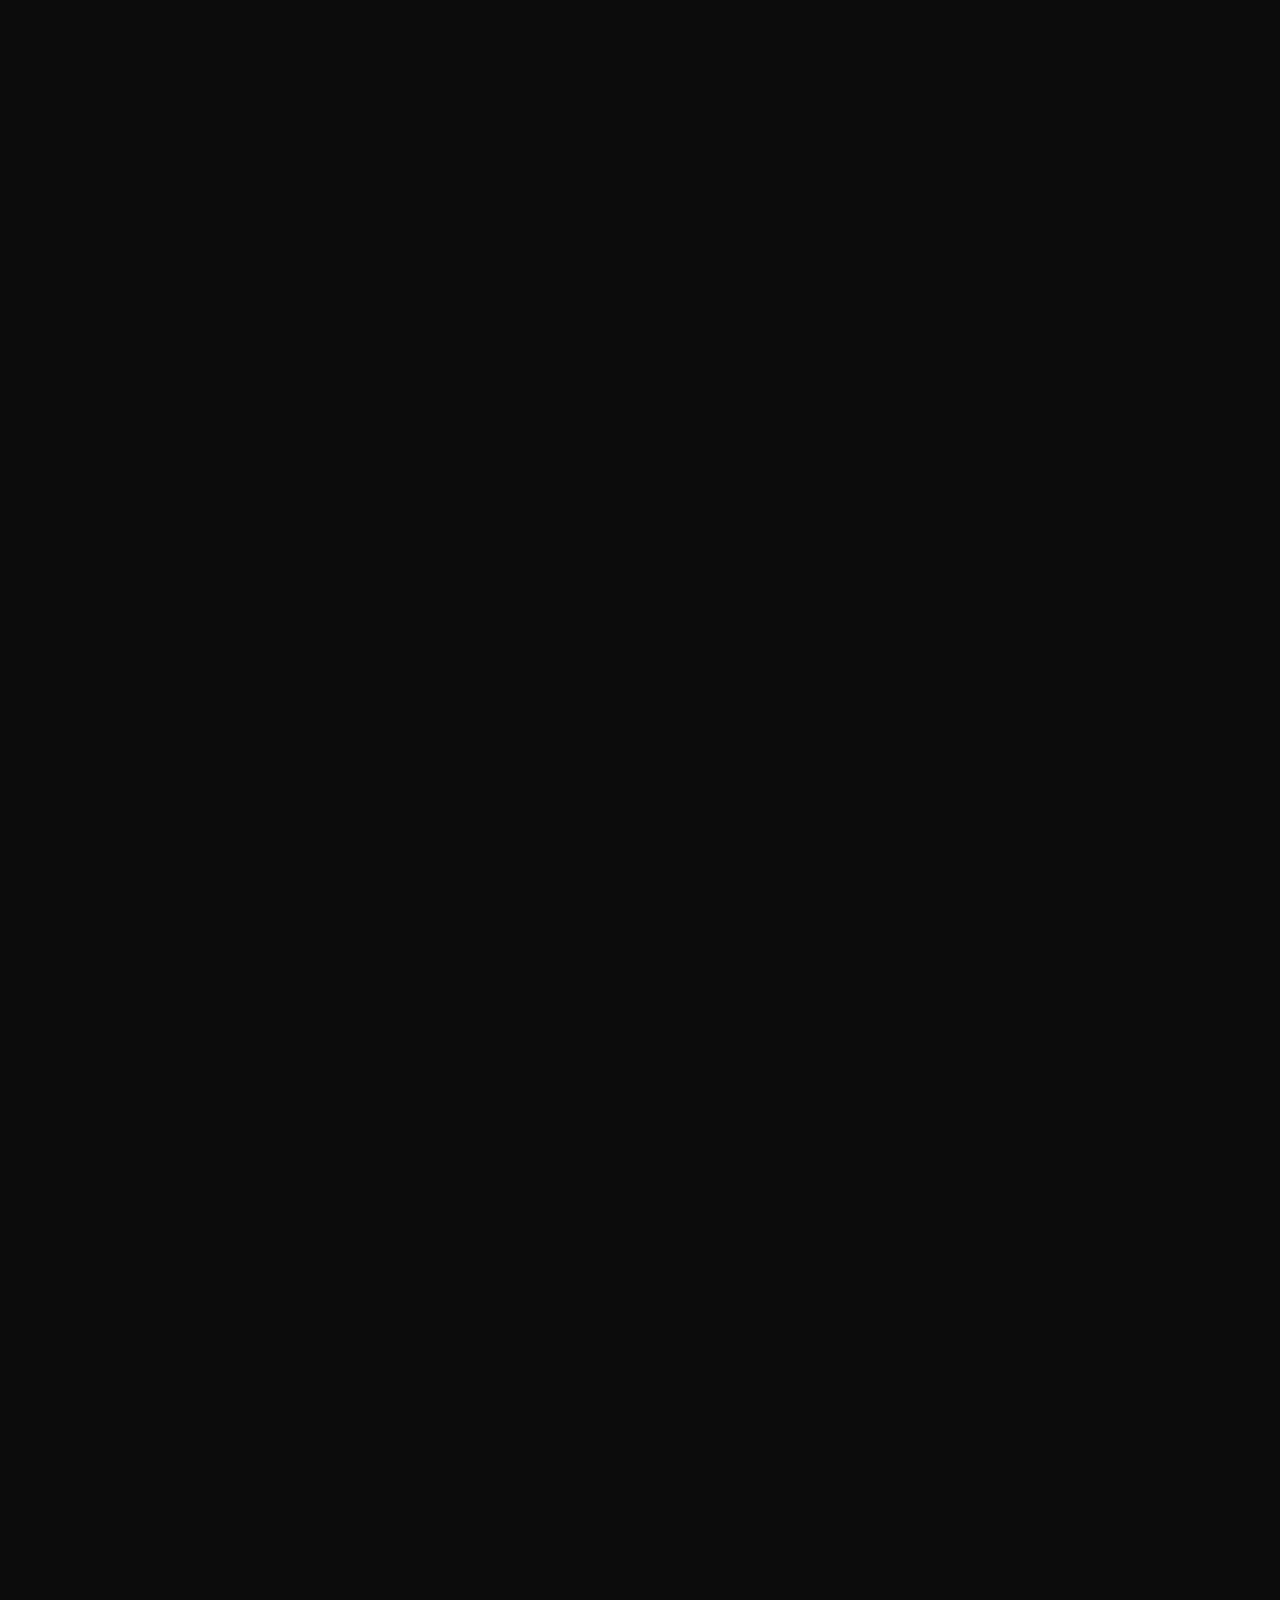
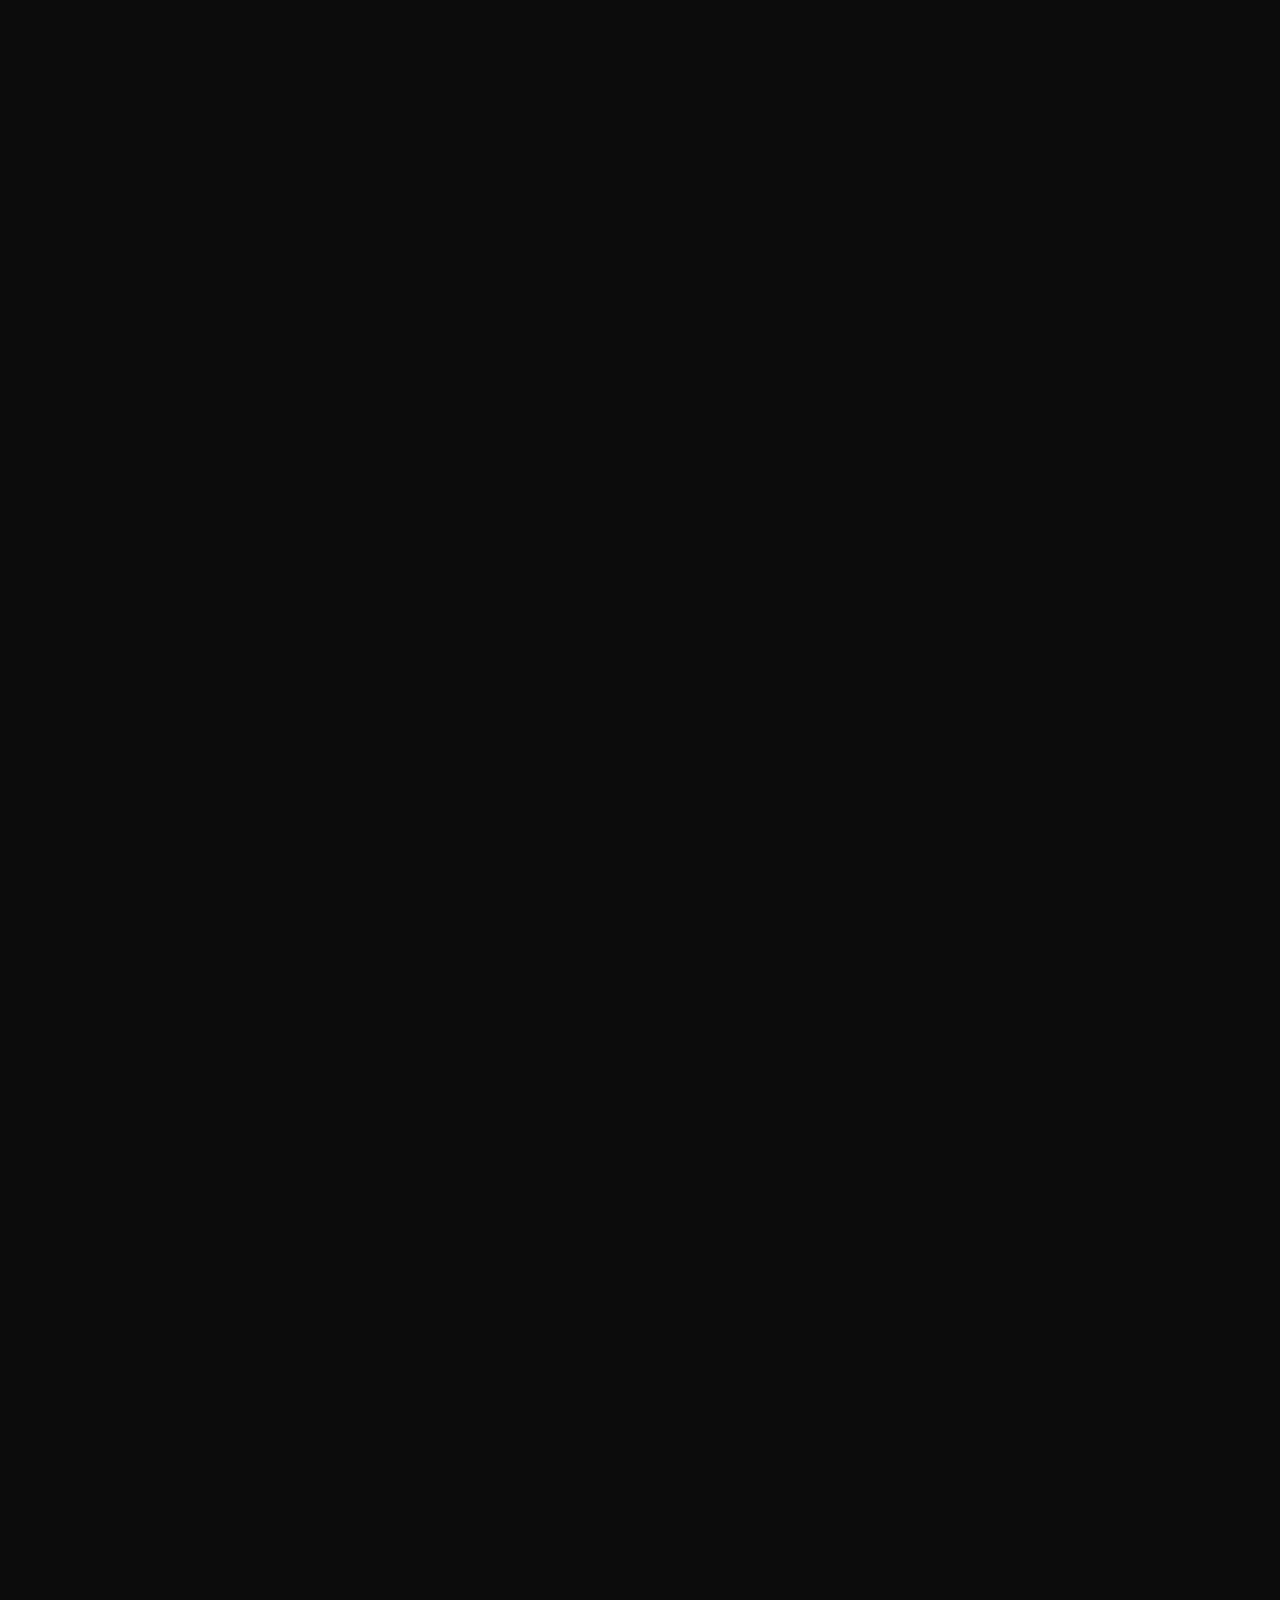
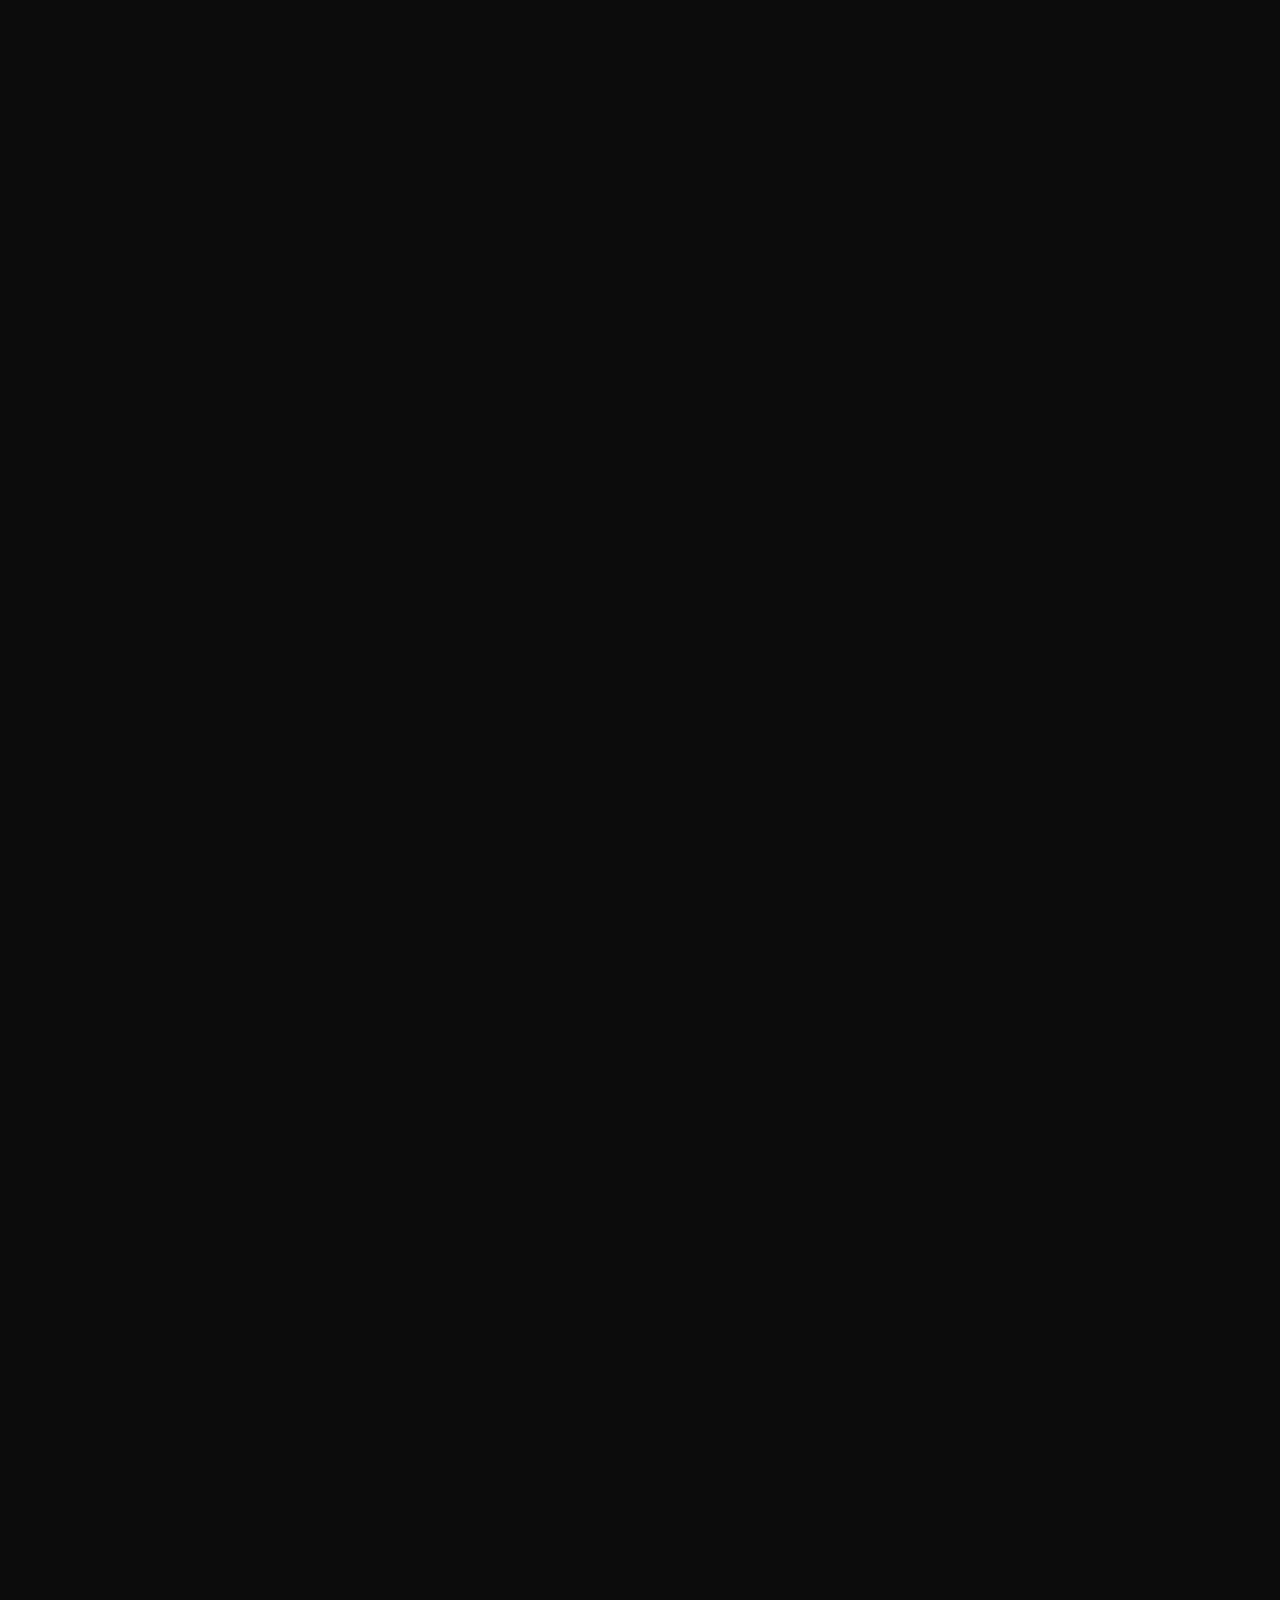
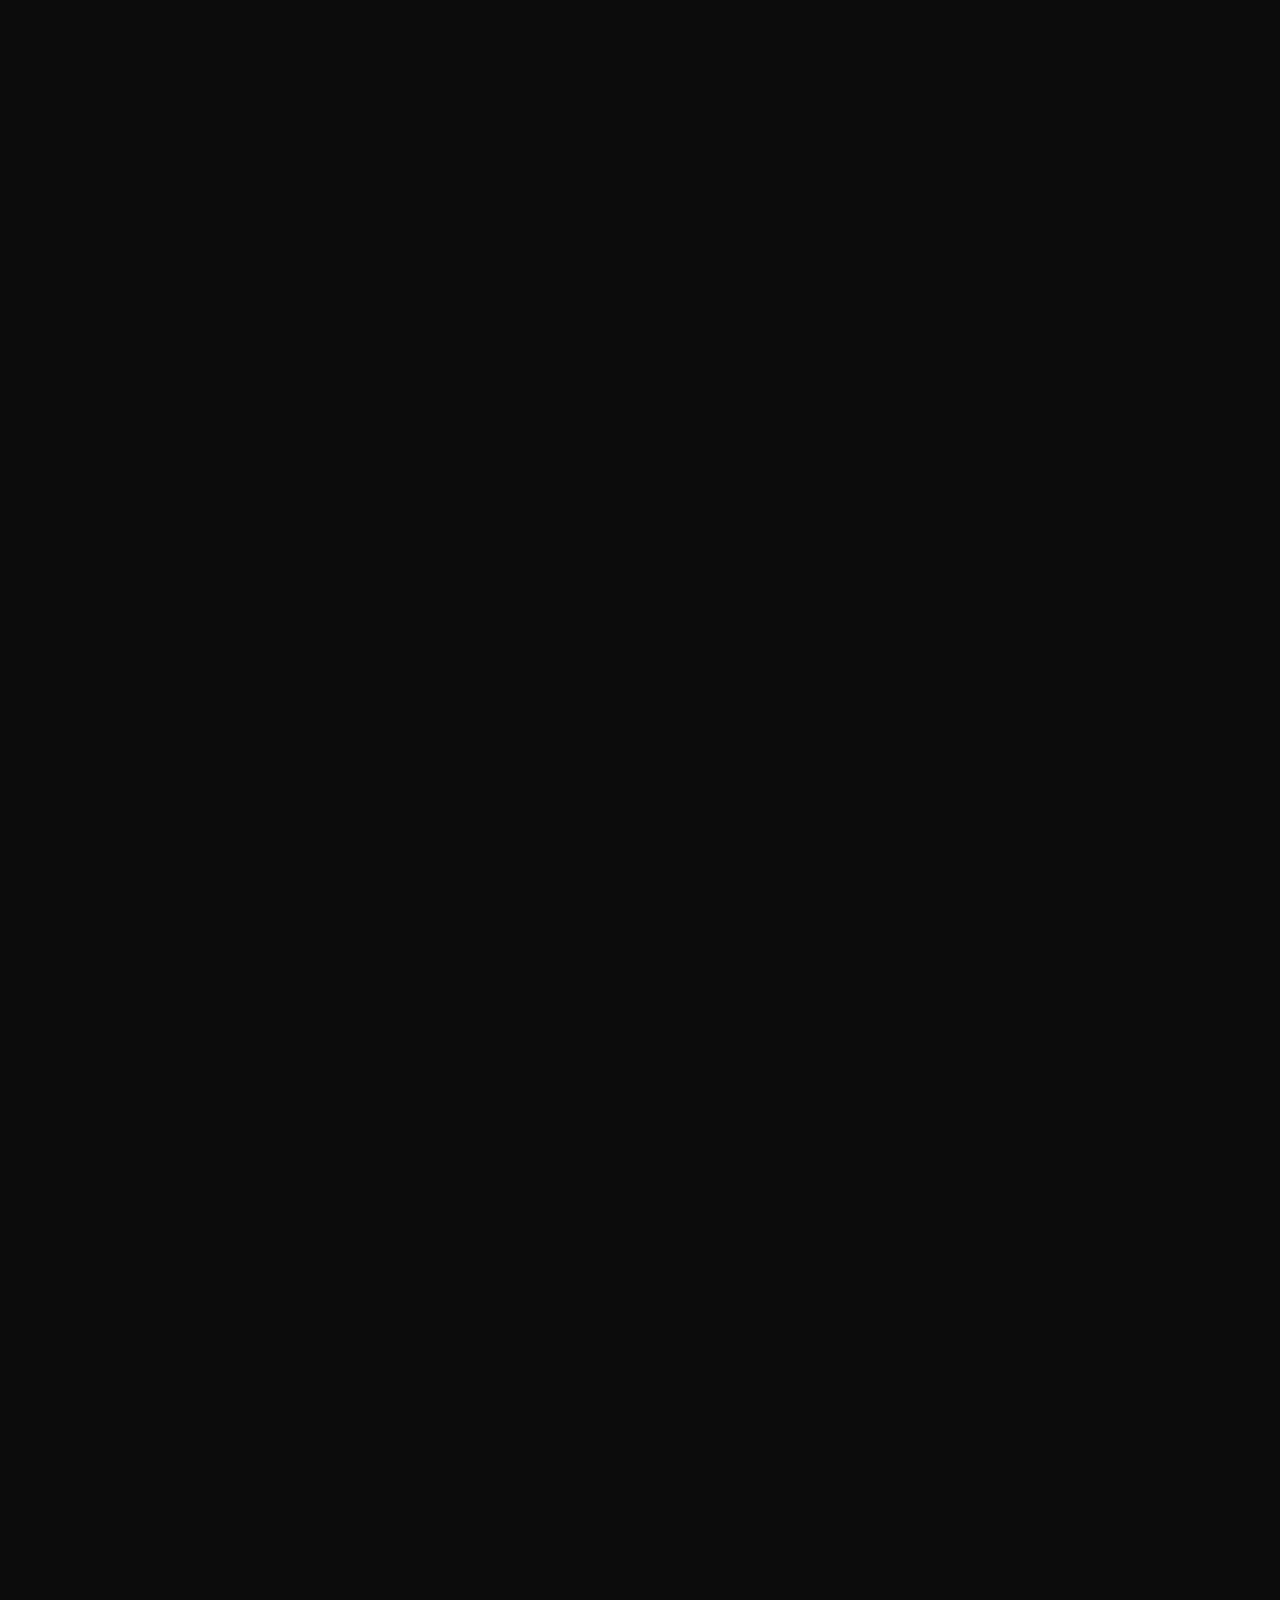
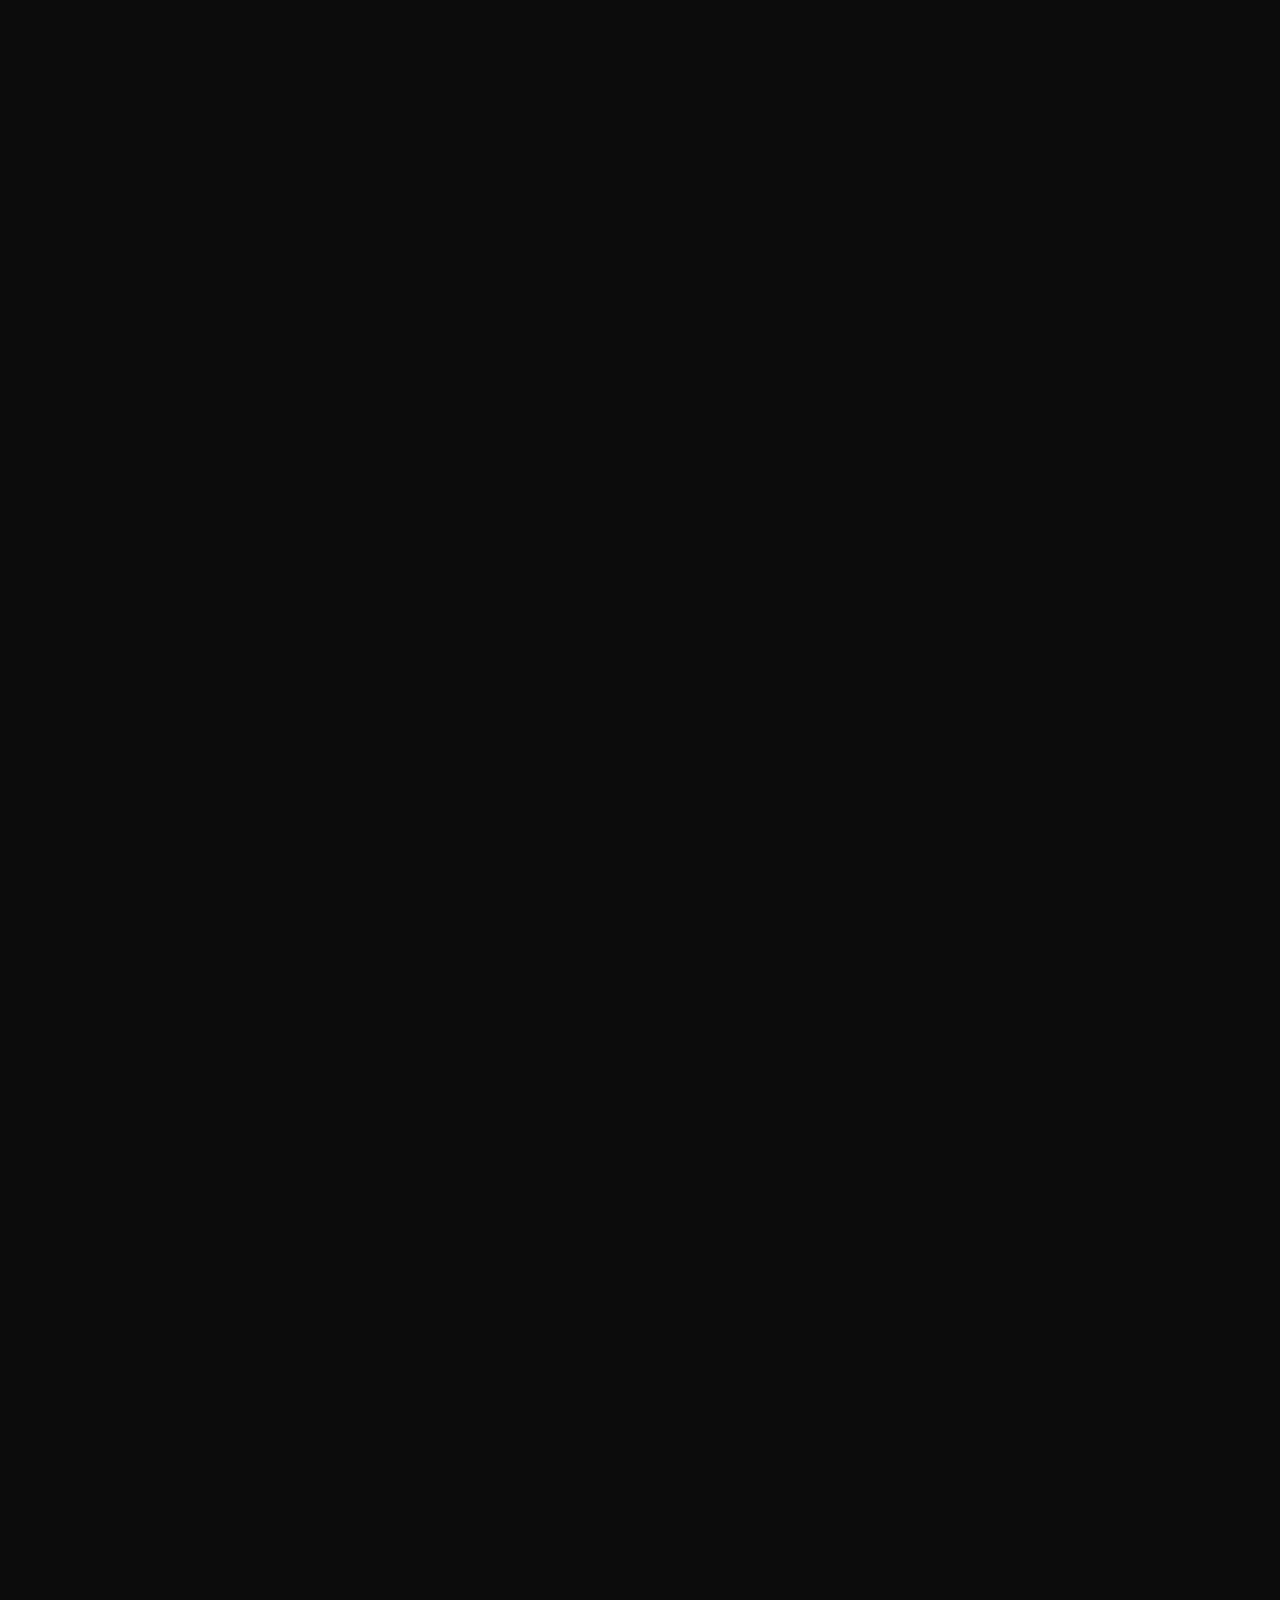
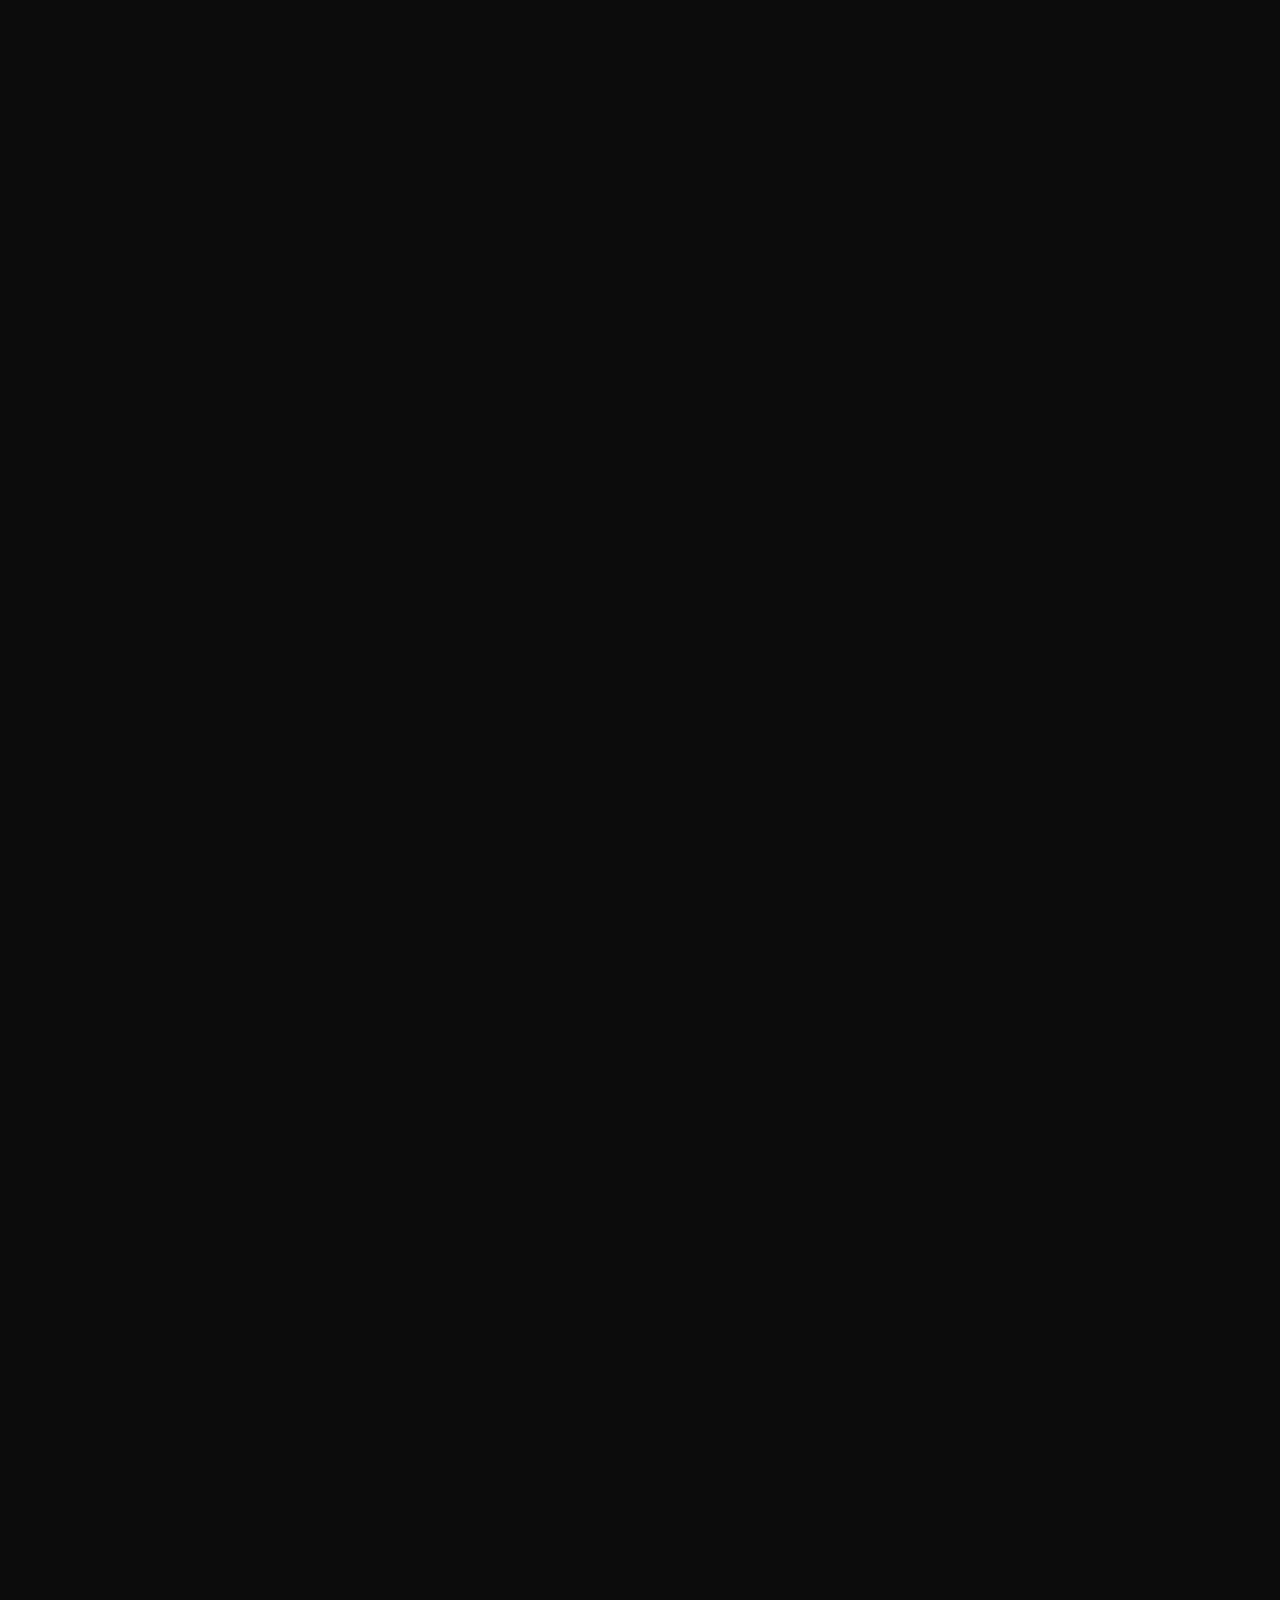
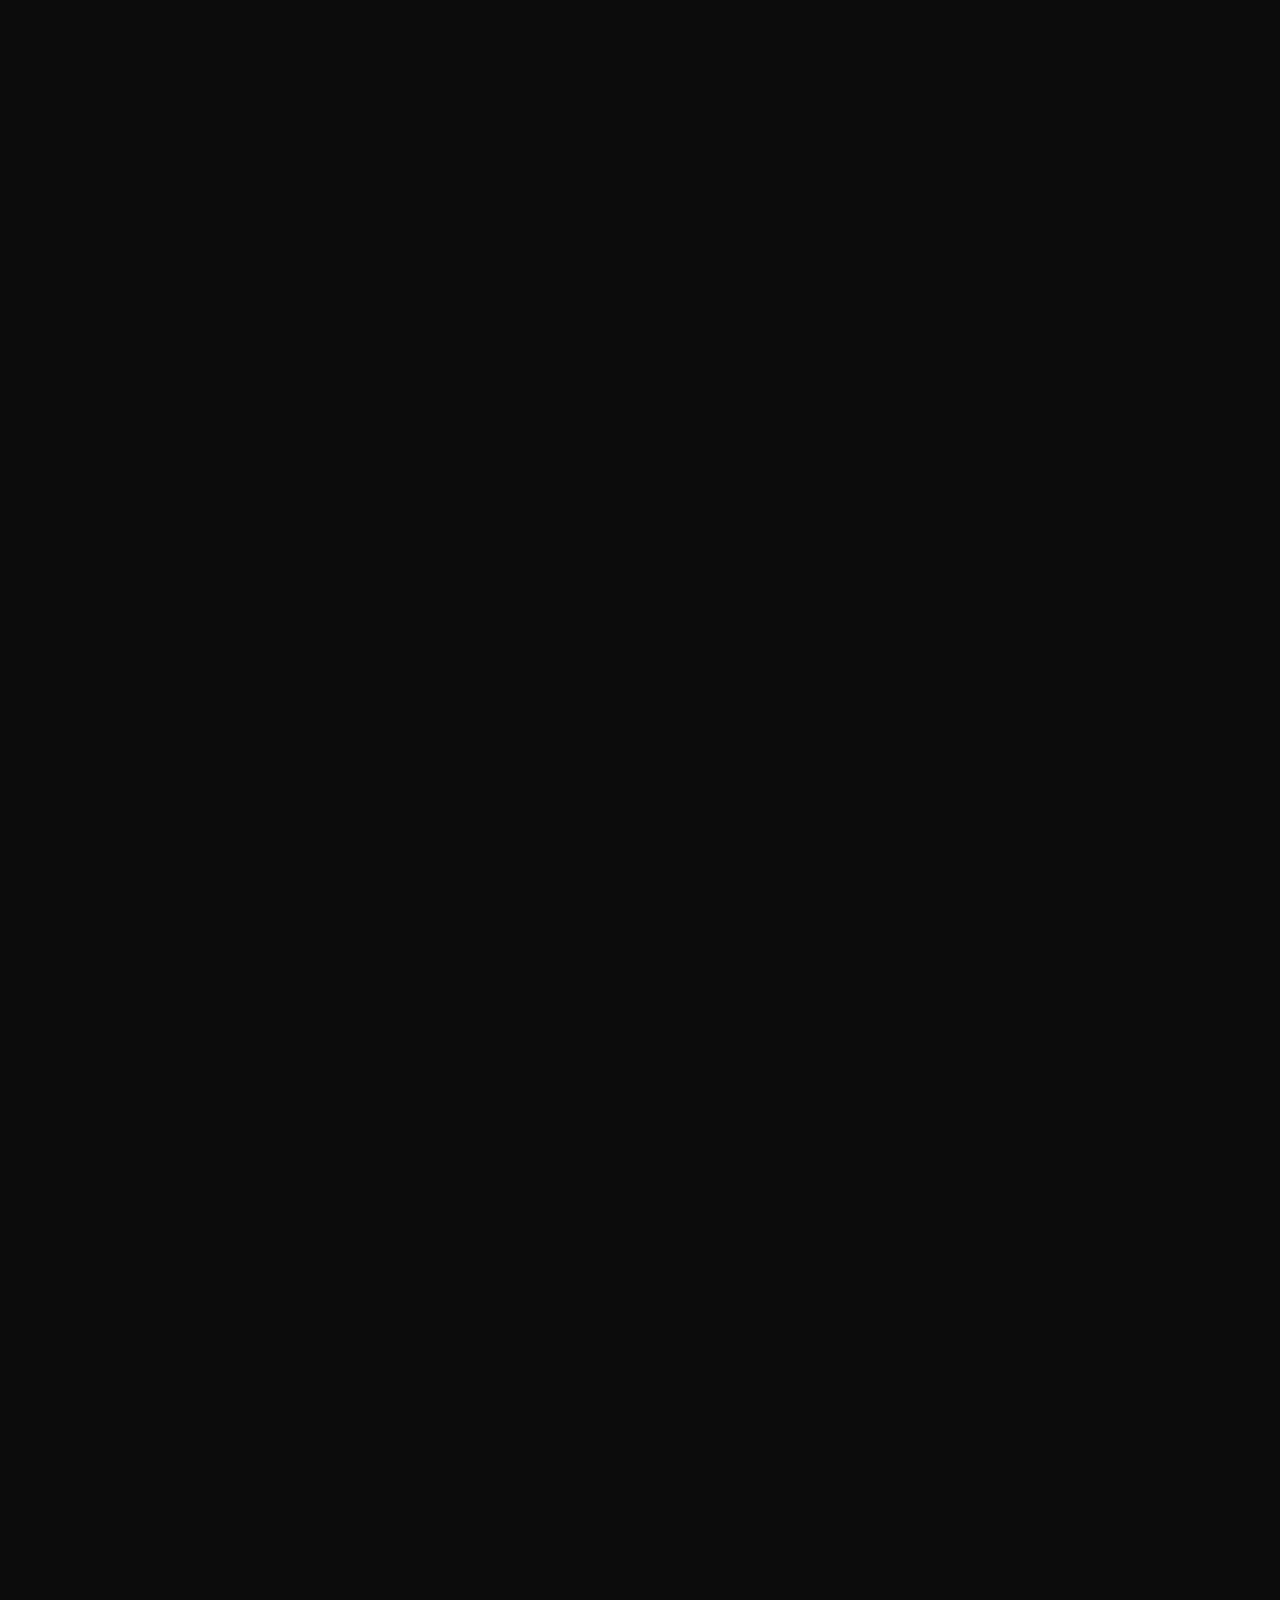
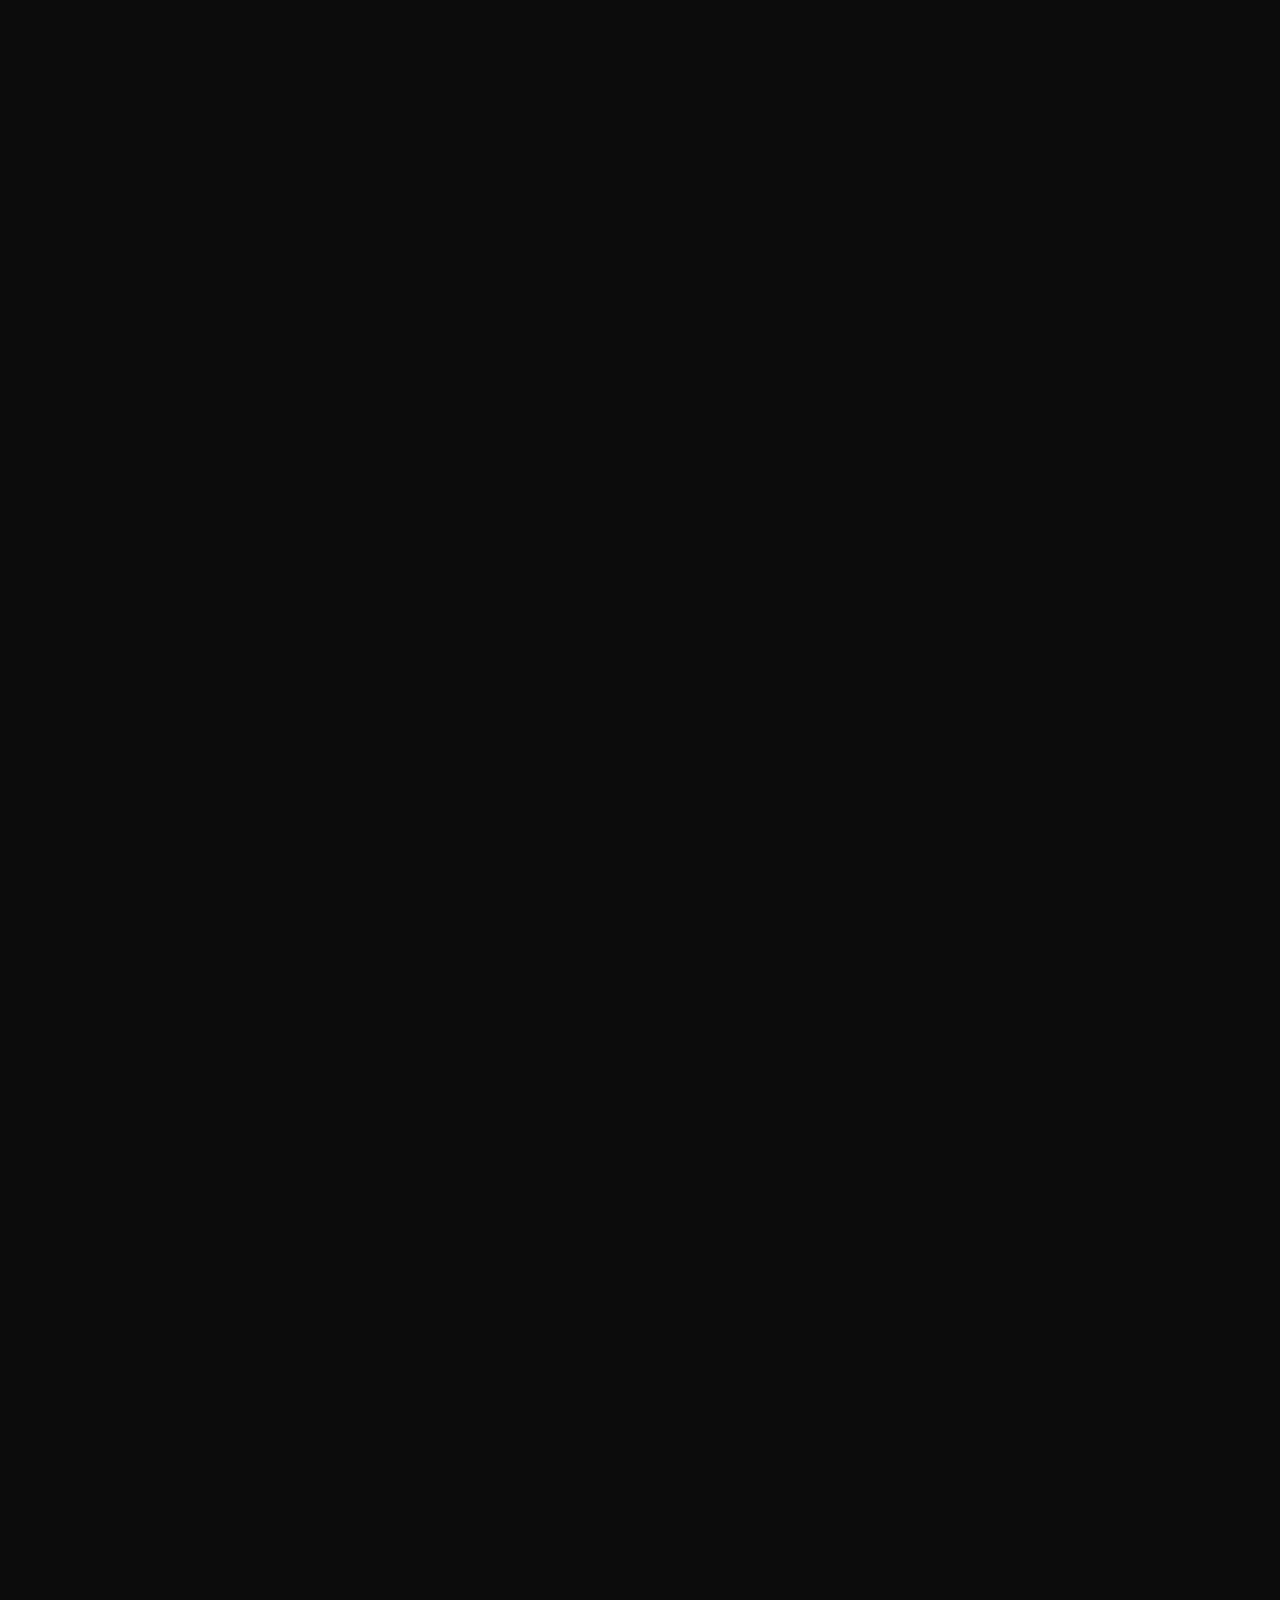
<file: index1.html>
<!DOCTYPE html>
<html lang="en">

<head>
  <meta charset="UTF-8">
  <meta name="viewport" content="width=device-width, initial-scale=1.0">
  <title>Tech-Shop</title>
  <link rel="stylesheet" href="https://cdnjs.cloudflare.com/ajax/libs/font-awesome/6.7.2/css/all.min.css"
    integrity="sha512-Evv84Mr4kqVGRNSgIGL/F/aIDqQb7xQ2vcrdIwxfjThSH8CSR7PBEakCr51Ck+w+/U6swU2Im1vVX0SVk9ABhg=="
    crossorigin="anonymous" referrerpolicy="no-referrer" />
  <link href="https://cdn.jsdelivr.net/npm/bootstrap@5.3.6/dist/css/bootstrap.min.css" rel="stylesheet"
    integrity="sha384-4Q6Gf2aSP4eDXB8Miphtr37CMZZQ5oXLH2yaXMJ2w8e2ZtHTl7GptT4jmndRuHDT" crossorigin="anonymous">
  <script height="100px" src="https://cdn.jsdelivr.net/npm/bootstrap@5.3.6/dist/js/bootstrap.bundle.min.js"
    integrity="sha384-j1CDi7MgGQ12Z7Qab0qlWQ/Qqz24Gc6BM0thvEMVjHnfYGF0rmFCozFSxQBxwHKO"
    crossorigin="anonymous"></script>

  <link rel="stylesheet" href="/style.css">
</head>

<body>
  <!-- navbar starts here -->
  <header>
    <nav>
      <div class="logo">
        <h3>Tech-Shop</h3>
      </div>
      <div class="navbar">
        <div class="search-icon">
          <i class="fa-solid fa-magnifying-glass"></i>
          <p class="tool-tip">Search</p>
        </div>
        <div class="cart-icon">
          <a href="/cart.html"><i class="fa-solid fa-cart-shopping cart"></i></a>
          <p class="tool-tip">Cart</p>
        </div>
        <div class="profile-icon">
          <a href=""><i class="fa-regular fa-user profile"></i></a>
          <div class="profilecard">
            <h2>Hello!</h2>
            <p>Access account and manage orders</p>
            <button class="loginbutton"><a href="#login">Login/Signup</a></button>
            <hr>
            <p>Please Login</p>
          </div>
        </div>
      </div>
    </nav>
  </header>
  <!-- navbar ends here -->

  <!-- login page starts here -->
  <div class="login" id="login">
    <a href="">x</a>
    <h4>Login</h4>
    <p>New to Tech-Shop?<a href="#signup">Create an account</a></p>
    <input type="Email" placeholder="Email"><br><br>
    <input type="text" placeholder="Password"><br><br>
    <button>Login</button><br>
    <div class="separate">
      <span>or login with<br></span>
    </div>

    <div class="mediaboxes">
      <p class="fb">Facebook</p>
      <p class="goo">Google</p>
      <p class="twit">twitter</p>
    </div>
  </div>
  <!-- login page ends here -->
  <!-- signin page starts here -->
  <div class="signin" id="signup">
    <a href="">x</a>
    <h3>Signup</h3>
    <p>Already have an account?<a href="#login">Login Here</a></p>
    <input type="text" placeholder="Username">
    <input type="email" placeholder="Email">
    <input type="password" placeholder="Password">
    <input type="password" placeholder="Confirm Password">
    <button>Signup</button>
    <div class="separate">
      <span>or login with<br></span>
    </div>
    <div class="mediaboxes">
      <p class="fb">Facebook</p>
      <p class="goo">Google</p>
      <p class="twit">twitter</p>
    </div>
  </div>
  <!-- sign in page ends here -->



  <!--carosel , Hero Section HTML -->
  <section class="hero-section">
    <div id="carouselExampleIndicators" class="carousel slide" data-bs-ride="carousel">
      <div class="carousel-indicators">
        <button type="button" data-bs-target="#carouselExampleIndicators" data-bs-slide-to="0" class="active"
          aria-current="true" aria-label="Slide 1"></button>
        <button type="button" data-bs-target="#carouselExampleIndicators" data-bs-slide-to="1"
          aria-label="Slide 2"></button>
        <button type="button" data-bs-target="#carouselExampleIndicators" data-bs-slide-to="2"
          aria-label="Slide 3"></button>
      </div>

      <div class="carousel-inner">
        <!-- Slide 1 -->
        <div class="carousel-item active">
          <div class="hero-content">
            <div class="text-content">
              <h4>boAt Airdopes 131</h4>
              <p>Featherweight For <br> Comfort All-Day</p>
              <pre><span class="price"> ₹1,099 </span><strike>₹2,999</strike></pre>
              <button class="shop-btn">Shop Now</button>
            </div>
            <div class="image-content">
              <img src="/boat131-1.png" alt="boAt Airdopes" />
            </div>
          </div>
        </div>

        <!-- Slide 2 -->
        <div class="carousel-item">
          <div class="hero-content">
            <div class="text-content">
              <h4>Sony WH-XB910N</h4>
              <p>Give Your Favourite<br> Music A Boost.</p>
              <pre><span class="price"> ₹13,489 </span><strike>₹19,990</strike></pre>
              <button class="shop-btn">Shop Now</button>
            </div>
            <div class="image-content">
              <img src="/sonyXb910n-1.png" alt="Sony WH-XB910N" />
            </div>
          </div>
        </div>

        <!-- Slide 3 -->
        <div class="carousel-item">
          <div class="hero-content">
            <div class="text-content">
              <h4>JBL Live 660NC</h4>
              <p>Keep The Noise Out, Or<br> In. You Choose.</p>
              <pre><span class="price"> ₹9,999 </span><strike>₹14,999</strike></pre>
              <button class="shop-btn">Shop Now</button>
            </div>
            <div class="image-content">
              <img src="/jbl660nc-1.png" alt="JBL Live 660NC" />
            </div>
          </div>
        </div>
      </div>


    </div>
  </section>

  <!-- carosel,hero section ends here -->


  <!-- Featured products starts here -->
  <div class="featured-products">
    <h4>Featured Products</h4>
    <div class="product-cards" id="productSlider">
      <div class="card">
        <h5>JBL Endurance Run Sports</h5>
        <img src="/jbl-endu-1.png" alt="JBL Endurance">
        <p>₹999 <span><strike>₹1,599</strike></span></p>
      </div>
      <div class="card">
        <h5>boAt Airdopes 203</h5>
        <img src="/boat203-1.png" alt="boAt Airdopes">
        <p>₹1,074 <span><strike>₹3,999</strike></span></p>
      </div>
      <div class="card">
        <h5>boAt Rockerz 518</h5>
        <img src="/boat518-1.png" alt="boAt Rockerz">
        <p>₹299 <span><strike>₹499</strike></span></p>
      </div>
      <div class="card">
        <h5>JBL Tune 760NC</h5>
        <img src="/jbl760nc-1.png" alt="JBL Tune">
        <p>₹5,999 <span><strike>₹7,999</strike></span></p>
      </div>
      <div class="card">
        <h5>boAt Rockerz 255</h5>
        <img src="/boat255r-1.png" alt="boAt Rockerz">
        <p>₹899 <span><strike>₹2,990</strike></span></p>
      </div>
    </div>

    <div class="indicators">
      <button></button><button></button><button></button><button></button><button></button>
    </div>
  </div>
  <!-- Featured products ends here -->


  <!-- Top Products Starts Here -->

  <div class="top-products">
    <h4> Top Products</h4>
    <ul>
      <li>All</li>
      <li>Headphones</li>
      <li>Earbuds</li>
      <li>Earphones</li>
      <li>Neckbands</li>
    </ul>
    <div class="top-products-cards">
      <div class="top-product">
        <a href="/product.html"><img src="/jbl660nc-1.png" alt="JBL 600NC"></a>
        <div class="desc">
          <div class="rating">
            <i class="fa-regular fa-star"></i><i class="fa-regular fa-star"></i><i class="fa-regular fa-star"></i><i
              class="fa-regular fa-star"></i>
          </div>
          <h6>JBL Live 660NC</h6>
          <p>Wireless Over-Ear NC Headphones</p>
          <hr>
          <p class="price">₹9,999 <span><strike>₹14,999</strike></span></p>

          <button class="add-btn">Add to Cart</button>
        </div>
      </div>

      <div class="top-product">
        <img src="/boat518-1.png" alt="JBL 600NC">
        <div class="desc">
          <div class="rating">
            <i class="fa-regular fa-star"></i><i class="fa-regular fa-star"></i><i class="fa-regular fa-star"></i><i
              class="fa-regular fa-star"></i><i class="fa-regular fa-star"></i>
          </div>
          <h6>boAt Rockerz 518</h6>
          <p>On-Ear Wireless Headphones</p>
          <hr>
          <p class="price">₹1,299 <span><strike>₹3,990</strike></span></p>
          <button class="add-btn">Add to Cart</button>
        </div>
      </div>

      <div class="top-product">
        <img src="/boat131-1.png" alt="JBL 600NC">
        <div class="desc">
          <div class="rating">
            <i class="fa-regular fa-star"></i><i class="fa-regular fa-star"></i><i class="fa-regular fa-star"></i>
          </div>
          <h6>boAt Airpodes 131</h6>
          <p>Wireless In-Ear Earbuds</p>
          <hr>
          <p class="price">₹1,099 <span><strike>₹2,990</strike></span></p>
          <button class="add-btn">Add ro Cart</button>
        </div>
      </div>

      <div class="top-product">
        <img src="/boat110-1.png" alt="JBL 600NC">
        <div class="desc">
          <div class="rating">
            <i class="fa-regular fa-star"></i><i class="fa-regular fa-star"></i><i class="fa-regular fa-star"></i><i
              class="fa-regular fa-star"></i>
          </div>
          <h6>boAt Bassheads 110</h6>
          <p>In-Ear Wired Earphones</p>
          <hr>
          <p class="price">₹499 <span><strike>₹999</strike></span></p>
          <button class="add-btn">Add to Cart</button>
        </div>
      </div>

      <div class="top-product">
        <img src="/boat410-1.png" alt="JBL 600NC">
        <div class="desc">
          <div class="rating">
            <i class="fa-regular fa-star"></i><i class="fa-regular fa-star"></i><i class="fa-regular fa-star"></i><i
              class="fa-regular fa-star"></i><i class="fa-regular fa-star"></i>
          </div>
          <h6>boAt Rockerz 410</h6>
          <p>Bluetooth & Wired On-Ear Headphones</p>
          <hr>
          <p class="price">₹1,599 <span><strike>₹2,990</strike></span></p>
          <button class="add-btn">Add to Cart</button>
        </div>
      </div>

      <div class="top-product">
        <img src="/jbl200bt-1.png" alt="JBL 600NC">
        <div class="desc">
          <div class="rating">
            <i class="fa-regular fa-star"></i><i class="fa-regular fa-star"></i><i class="fa-regular fa-star"></i><i
              class="fa-regular fa-star"></i>
          </div>
          <h6>JBL Live 200BT</h6>
          <p> In-Ear Wireless Neckbands</p>
          <hr>
          <p class="price">₹3,699 <span><strike>₹2,599</strike></span></p>
          <button class="add-btn">Add to Cart</button>
        </div>
      </div>

      <div class="top-product">
        <img src="/sonyXb910n-1.png" alt="JBL 600NC">
        <div class="desc">
          <div class="rating">
            <i class="fa-regular fa-star"></i><i class="fa-regular fa-star"></i><i class="fa-regular fa-star"></i><i
              class="fa-regular fa-star"></i>
          </div>
          <h6>Sony WH-XB910N</h6>
          <p>Wireless Over-Ear Headphones</p>
          <hr>
          <p class="price">₹13,489 <span><strike>₹19,990</strike></span></p>
          <button class="add-btn">Add to Cart</button>
        </div>
      </div>


      <div class="top-product">
        <img src="/jbl760nc-1.png" alt="JBL 760NC">
        <div class="desc">
          <div class="rating">
            <i class="fa-regular fa-star"></i><i class="fa-regular fa-star"></i><i class="fa-regular fa-star"></i><i
              class="fa-regular fa-star"></i><i class="fa-regular fa-star"></i>
          </div>
          <h6>JBL Tune 760NC</h6>
          <p>Wireless Over-Ear NC Headphones</p>
          <hr>
          <p class="price">₹5,999 <span><strike>₹7,999</strike></span></p>
          <button class="add-btn">Add to Cart</button>
        </div>
      </div>

      <div class="top-product">
        <img src="/boat255r-1.png" alt="JBL 600NC">
        <div class="desc">
          <div class="rating">
            <i class="fa-regular fa-star"></i><i class="fa-regular fa-star"></i><i class="fa-regular fa-star"></i><i
              class="fa-regular fa-star"></i><i class="fa-regular fa-star"></i>
          </div>
          <h6>boAt Rockerz 255</h6>
          <p>In-Ear Wireless Neckbands</p>
          <hr>
          <p class="price">₹899 <span><strike>₹2,990</strike></span></p>
          <button class="add-btn">Add to Cart</button>
        </div>
      </div>

      <div class="top-product">
        <img src="/jbl100-1.png" alt="JBL 600NC">
        <div class="desc">
          <div class="rating">
            <i class="fa-regular fa-star"></i><i class="fa-regular fa-star"></i><i class="fa-regular fa-star"></i><i
              class="fa-regular fa-star"></i>
          </div>
          <h6>JBL Wave 100</h6>
          <p>In-Ear Truly Wireless Earbuds</p>
          <hr>
          <p class="price">₹2,999 <span><strike>₹6,999</strike></span></p>
          <button class="add-btn">Add to Cart</button>
        </div>
      </div>

      <div class="top-product">
        <img src="/sony1000xm4-1.png" alt="JBL 600NC">
        <div class="desc">
          <div class="rating">
            <i class="fa-regular fa-star"></i><i class="fa-regular fa-star"></i><i class="fa-regular fa-star"></i><i
              class="fa-regular fa-star"></i>
          </div>
          <h6>Sony WF-1000XM4</h6>
          <p>Wireless In-Ear NC Headphones</p>
          <hr>
          <p class="price">₹19,990 <span><strike>₹24,990</strike></span></p>
          <button class="add-btn">Add to Cart</button>
        </div>
      </div>

      <div class="top-product browse-card">
        <p>Browse All Products <i class="fa-solid fa-arrow-right-long"></i></p>
      </div>
    </div>
  </div>

  <!-- Top Products Ends Here -->


  <!-- Our Advantages Starts Here -->

  <div class="advantages">
    <h2>Our Advantages</h2>
    <div class="fonticon ">
      <div class="delivery">
        <i class="fa-solid fa-truck-fast"></i>
        <div>
          <h5>Express Delivery</h5>
          <p>Ships in 24 Hours</p>
        </div>
      </div>

      <div class="delivery">
        <i class="fa-solid fa-shield-halved"></i>
        <div>
          <h5>Brand Warranty</h5>
          <p>100% Original Products</p>
        </div>
      </div>

      <div class="delivery">
        <i class="fa-solid fa-tags"></i>
        <div>
          <h5>Exciting Deals</h5>
          <p>On all prepaid orders</p>
        </div>
      </div>

      <div class="delivery">
        <i class="fa-solid fa-credit-card"></i>
        <div>
          <h5>Secure Payments</h5>
          <p>SSL/Secure certificate</p>
        </div>
      </div>


    </div>
  </div>


  <!-- Our Advantages Ends Here -->

  <!-- Footer Starts Here -->

  <div class="footer">
    <div class="footerstart">
      <div class="content">
        <h3>Tech-Shop</h3>
        <p>Subscribe to our Email alerts to receive early discount offers, and new products info.</p>
        <input type="email" placeholder="email Address*">
        <button>Subscribe</button>
      </div>
      <div class="content">

        <ul type="none">
          <h5>Help</h5>
          <li>FAQs</li>
          <li>Track Order</li>
          <li>Cancel Order</li>
          <li>Return Order</li>
          <li>Warranty info</li>
        </ul>
      </div>
      <div class="content">
        <ul type="none">
          <h5>Policies</h5>
          <li>Return Policy</li>
          <li>Security</li>
          <li>Sitemap</li>
          <li>Privacy Policy</li>
          <li>Terms & Conditions</li>
        </ul>
      </div>
      <div class="content">
        <ul type="none">
          <h5>Company</h5>
          <li>About Us</li>
          <li>Contact Us</li>
          <li>Service Centers</li>
          <li>Careers</li>
          <li>Affiliates</li>
        </ul>
      </div>
    </div>
    <hr>
    <div class="footerend">

      <div class="copyrights">
        <p>2024 | All Rights Reserved. Built by| BOINI VARALAXMI</p>
      </div>
      <div class="footerfonts">
        <div class="facebook-icon">
          <i class="fa-brands fa-facebook-f"></i>
        </div>
        <div class="twitter-icon">
          <i class="fa-brands fa-twitter"></i>
        </div>
        <div class="insta-icon">
          <i class="fa-brands fa-instagram"></i>
        </div>
        <div class="linked-icon">
          <i class="fa-brands fa-linkedin-in"></i>
        </div>
      </div>
    </div>
  </div>


  <!-- footer ends here -->

  <script>
    const slider = document.getElementById('productSlider');
    const visibleCount = 5;
    let cards = Array.from(slider.children);

    // Duplicate for seamless loop
    cards.forEach(card => slider.appendChild(card.cloneNode(true)));
    cards.forEach(card => slider.appendChild(card.cloneNode(true)));

    let allCards = Array.from(slider.children);
    let currentIndex = Math.floor(allCards.length / 2);

    function updateSliderPosition() {
      const cardWidth = allCards[0].offsetWidth + 20; // card + margin
      const offset = currentIndex - Math.floor(visibleCount / 2);
      slider.style.transform = `translateX(${-offset * cardWidth}px)`;

    }

    function updateCardClasses() {
      allCards.forEach((card, i) => {
        card.classList.remove('active', 'medium');
        if (i === currentIndex) {
          card.classList.add('active');
        } else if (i === currentIndex - 1 || i === currentIndex + 1) {
          card.classList.add('medium');
        }
      });
    }

    function slideLeftToRight() {
      currentIndex--;
      if (currentIndex <= Math.floor(visibleCount / 2)) {
        currentIndex = Math.floor(allCards.length / 2);
        slider.style.transition = 'none';
        updateSliderPosition();
        requestAnimationFrame(() => {
          requestAnimationFrame(() => {
            slider.style.transition = 'transform 0.6s ease';
            currentIndex--;
            updateSliderPosition();
            updateCardClasses();
          });
        });
      } else {
        updateSliderPosition();
        updateCardClasses();
      }
    }

    // Initialize
    updateSliderPosition();
    updateCardClasses();

    setInterval(slideLeftToRight, 2000);
  </script>

</body>

</html>
</file>
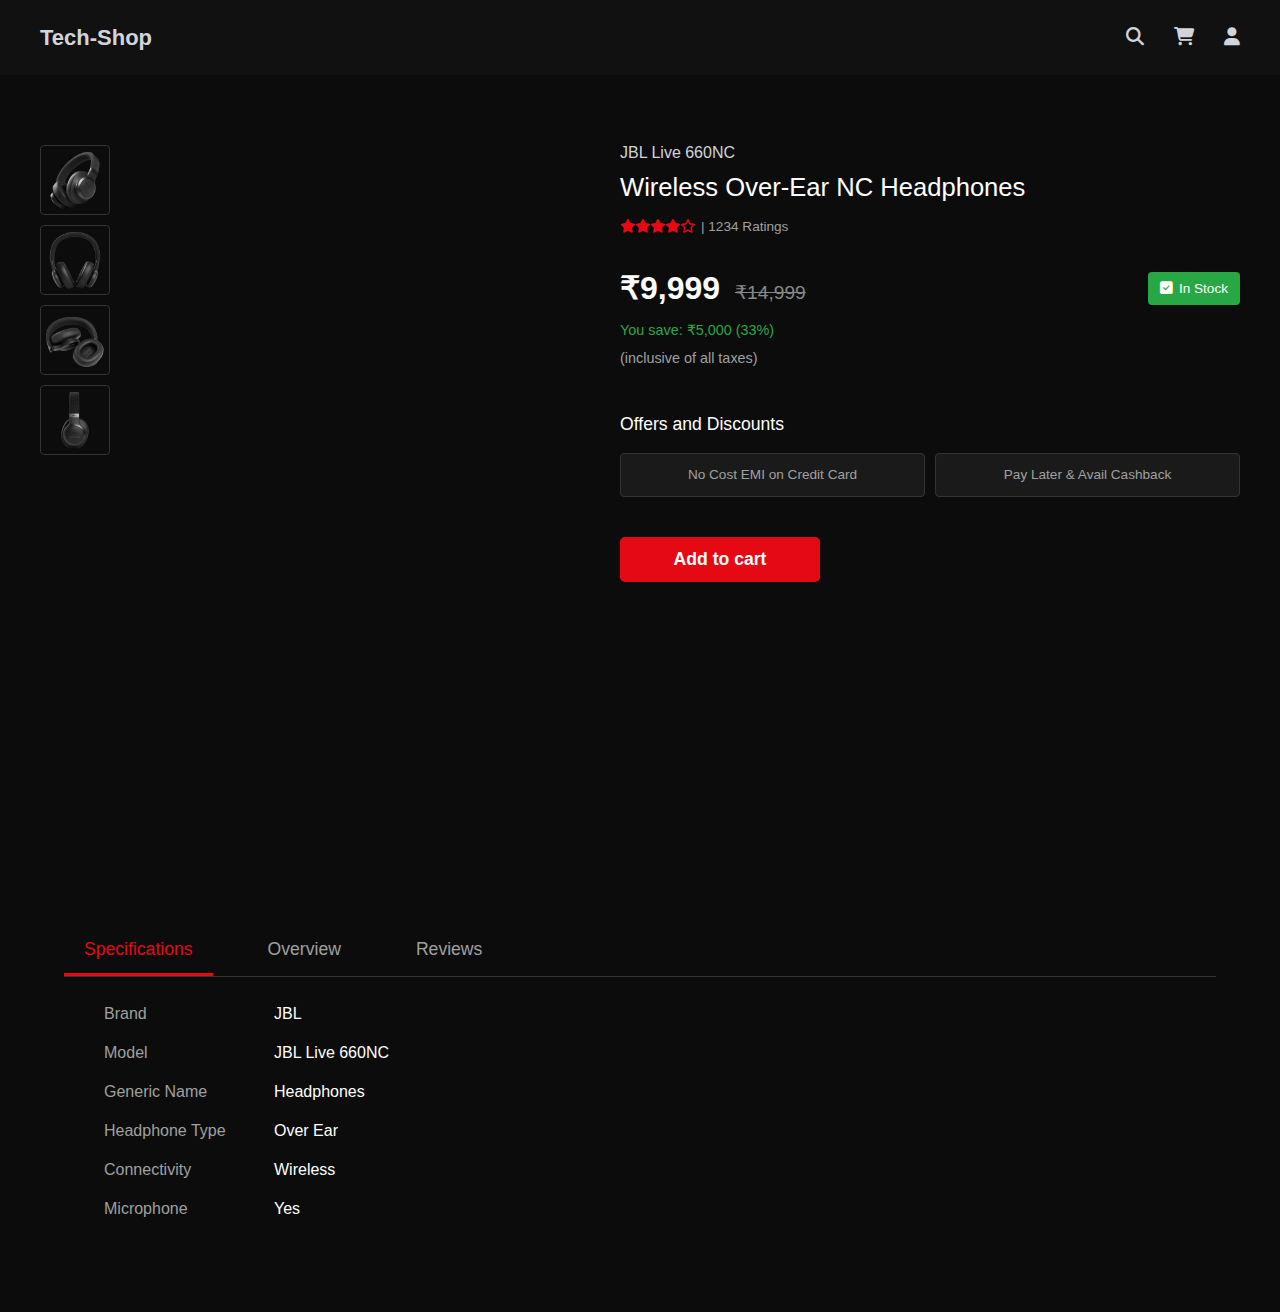
<file: products-details.html>
<!DOCTYPE html>
<html lang="en">
<head>
    <meta charset="UTF-8">
    <meta name="viewport" content="width=device-width, initial-scale=1.0">
    <title>JBL Live 660NC - Tech-Shop</title>
    <link rel="stylesheet" href="style.css">
    <link rel="stylesheet" href="https://cdnjs.cloudflare.com/ajax/libs/font-awesome/6.5.2/css/all.min.css">
</head>
<body>

    <header class="header">
        <div class="logo">Tech-Shop</div>
        <nav class="icon-nav">
            <div class="icon-container">
                <i class="fas fa-search"></i>
                <span class="tooltip">Search</span>
            </div>
            <div class="icon-container">
                <i class="fas fa-shopping-cart"></i>
                <span class="tooltip">Cart</span>
            </div>
            <div class="icon-container user-dropdown">
                <i class="fas fa-user"></i>
                <div class="user-menu">
                    <p class="user-greeting">Hello!</p>
                    <p class="user-instruction">Access account and manage orders</p>
                    <a href="#signup-modal" class="btn">Login / Signup</a>
                    <p class="user-login-prompt">Please Login</p>
                </div>
            </div>
        </nav>
    </header>

    <main>
        <section class="product-main-section">
            <div class="product-main-wrapper">
                <div class="product-gallery-area">
                    <div class="thumbnail-strip">
                        <a href="#main-jbl660nc-1" class="thumb-link">
                            <img src="../jbl660nc-1.png" alt="JBL Live 660NC Thumbnail 1">
                        </a>
                        <a href="#main-jbl660nc-2" class="thumb-link">
                            <img src="../jbl660nc-2.png" alt="JBL Live 660NC Thumbnail 2">
                        </a>
                        <a href="#main-jbl660nc-3" class="thumb-link">
                            <img src="../jbl660nc-3.png" alt="JBL Live 660NC Thumbnail 3">
                        </a>
                        <a href="#main-jbl660nc-4" class="thumb-link">
                            <img src="../jbl660nc-4.png" alt="JBL Live 660NC Thumbnail 4">
                        </a>
                    </div>
                    <div class="main-image-display">
                        <img src="../jbl660nc-1.png" alt="JBL Live 660NC Main Image 1" id="main-jbl660nc-1">
                        <img src="../jbl660nc-2.png" alt="JBL Live 660NC Main Image 2" id="main-jbl660nc-2">
                        <img src="../jbl660nc-3.png" alt="JBL Live 660NC Main Image 3" id="main-jbl660nc-3">
                        <img src="../jbl660nc-4.png" alt="JBL Live 660NC Main Image 4" id="main-jbl660nc-4">
                    </div>
                </div>

                <div class="product-info-area">
                    <p class="product-brand-name">JBL Live 660NC</p>
                    <h1 class="product-title">Wireless Over-Ear NC Headphones</h1>
                    <div class="product-rating-line">
                        <span class="stars">
                            <i class="fas fa-star"></i><i class="fas fa-star"></i><i class="fas fa-star"></i><i class="fas fa-star"></i><i class="far fa-star"></i>
                        </span>
                        <span class="rating-count">| 1234 Ratings</span>
                    </div>

                    <div class="price-stock-row">
                        <div class="price-group">
                            <span class="current-price">₹9,999</span>
                            <del class="old-price">₹14,999</del>
                        </div>
                        <div class="stock-status">
                            <i class="fas fa-check-square"></i> In Stock
                        </div>
                    </div>
                    <p class="savings-info">You save: ₹5,000 (33%)</p>
                    <p class="tax-info">(inclusive of all taxes)</p>

                    <h2 class="offers-heading">Offers and Discounts</h2>
                    <div class="offers-grid">
                        <div class="offer-card">No Cost EMI on Credit Card</div>
                        <div class="offer-card">Pay Later & Avail Cashback</div>
                    </div>

                    <button class="add-to-cart-button">Add to cart</button>
                </div>
            </div>
        </section>

        <section class="product-tabs-section">
            <div class="container">
                <div class="tabs-navigation">
                    <a href="#specifications-panel" class="tab-item active-tab">Specifications</a>
                    <a href="#overview-panel" class="tab-item">Overview</a>
                    <a href="#reviews-panel" class="tab-item">Reviews</a>
                </div>

                <div class="tab-content-container">
                    <div id="specifications-panel" class="tab-panel">
                        <div class="specs-details-grid">
                            <div class="spec-row"><span class="spec-label">Brand</span><span class="spec-value">JBL</span></div>
                            <div class="spec-row"><span class="spec-label">Model</span><span class="spec-value">JBL Live 660NC</span></div>
                            <div class="spec-row"><span class="spec-label">Generic Name</span><span class="spec-value">Headphones</span></div>
                            <div class="spec-row"><span class="spec-label">Headphone Type</span><span class="spec-value">Over Ear</span></div>
                            <div class="spec-row"><span class="spec-label">Connectivity</span><span class="spec-value">Wireless</span></div>
                            <div class="spec-row"><span class="spec-label">Microphone</span><span class="spec-value">Yes</span></div>
                            </div>
                    </div>

                    <div id="overview-panel" class="tab-panel">
                        <p>This is the overview content for JBL Live 660NC. Lorem ipsum dolor sit amet, consectetur adipiscing elit. Sed do eiusmod tempor incididunt ut labore et dolore magna aliqua. Ut enim ad minim veniam, quis nostrud exercitation ullamco laboris nisi ut aliquip ex ea commodo consequat.</p>
                        </div>

                    <div id="reviews-panel" class="tab-panel">
                        <p>No reviews yet for JBL Live 660NC. Be the first to write one!</p>
                        </div>
                </div>
            </div>
        </section>
    </main>

    
</body>
</html>
</file>
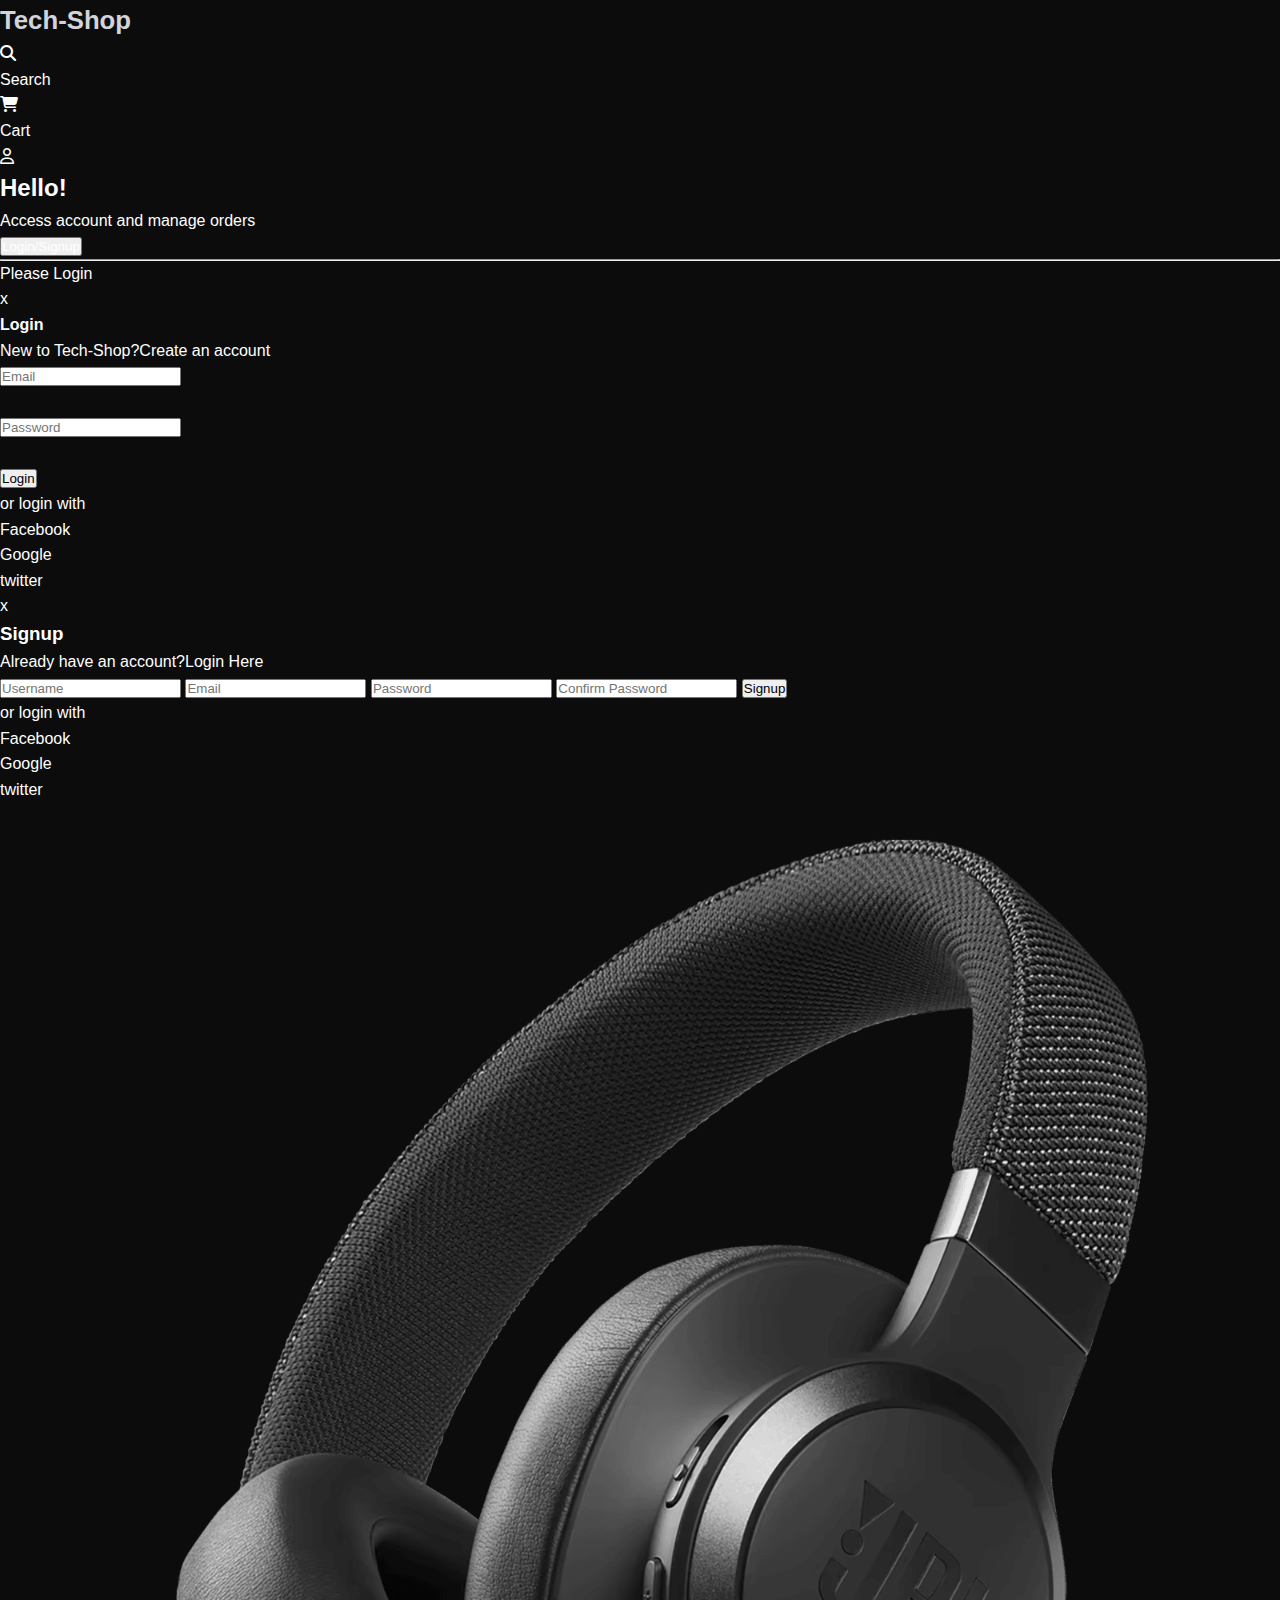
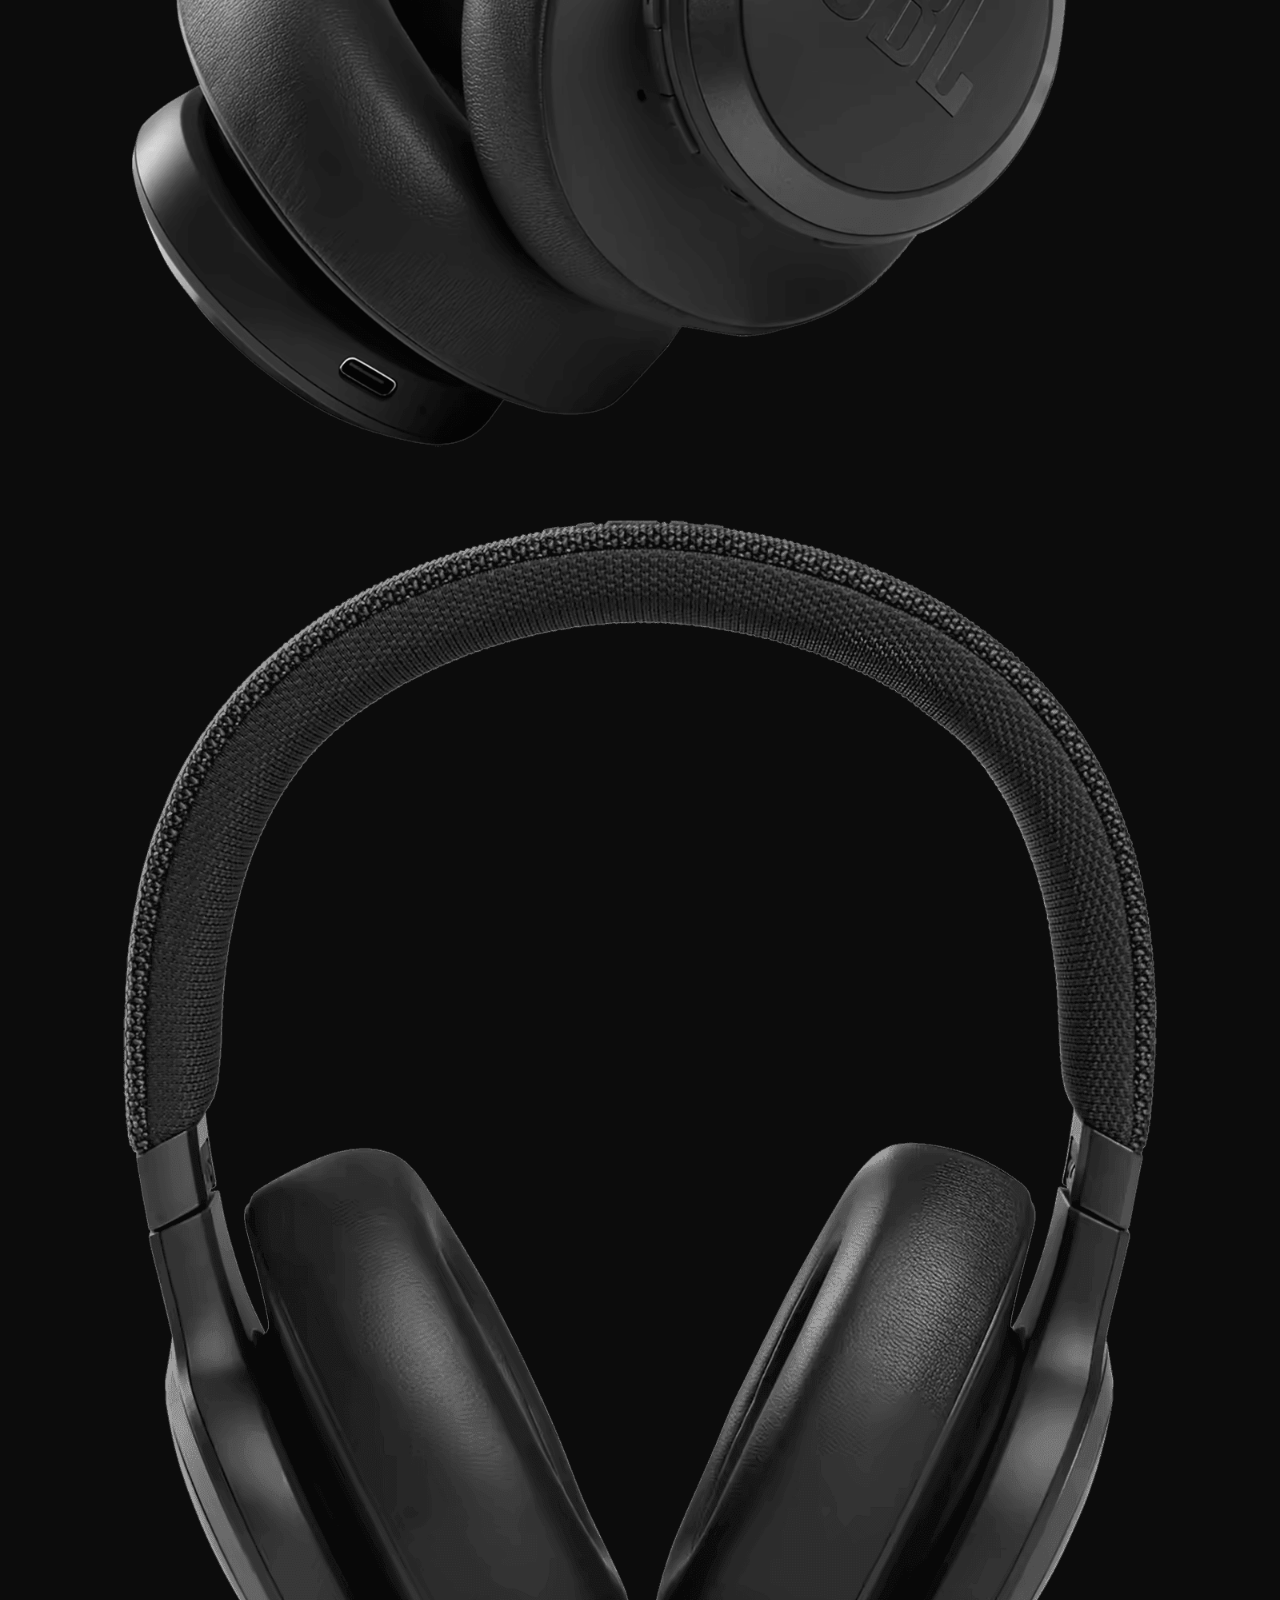
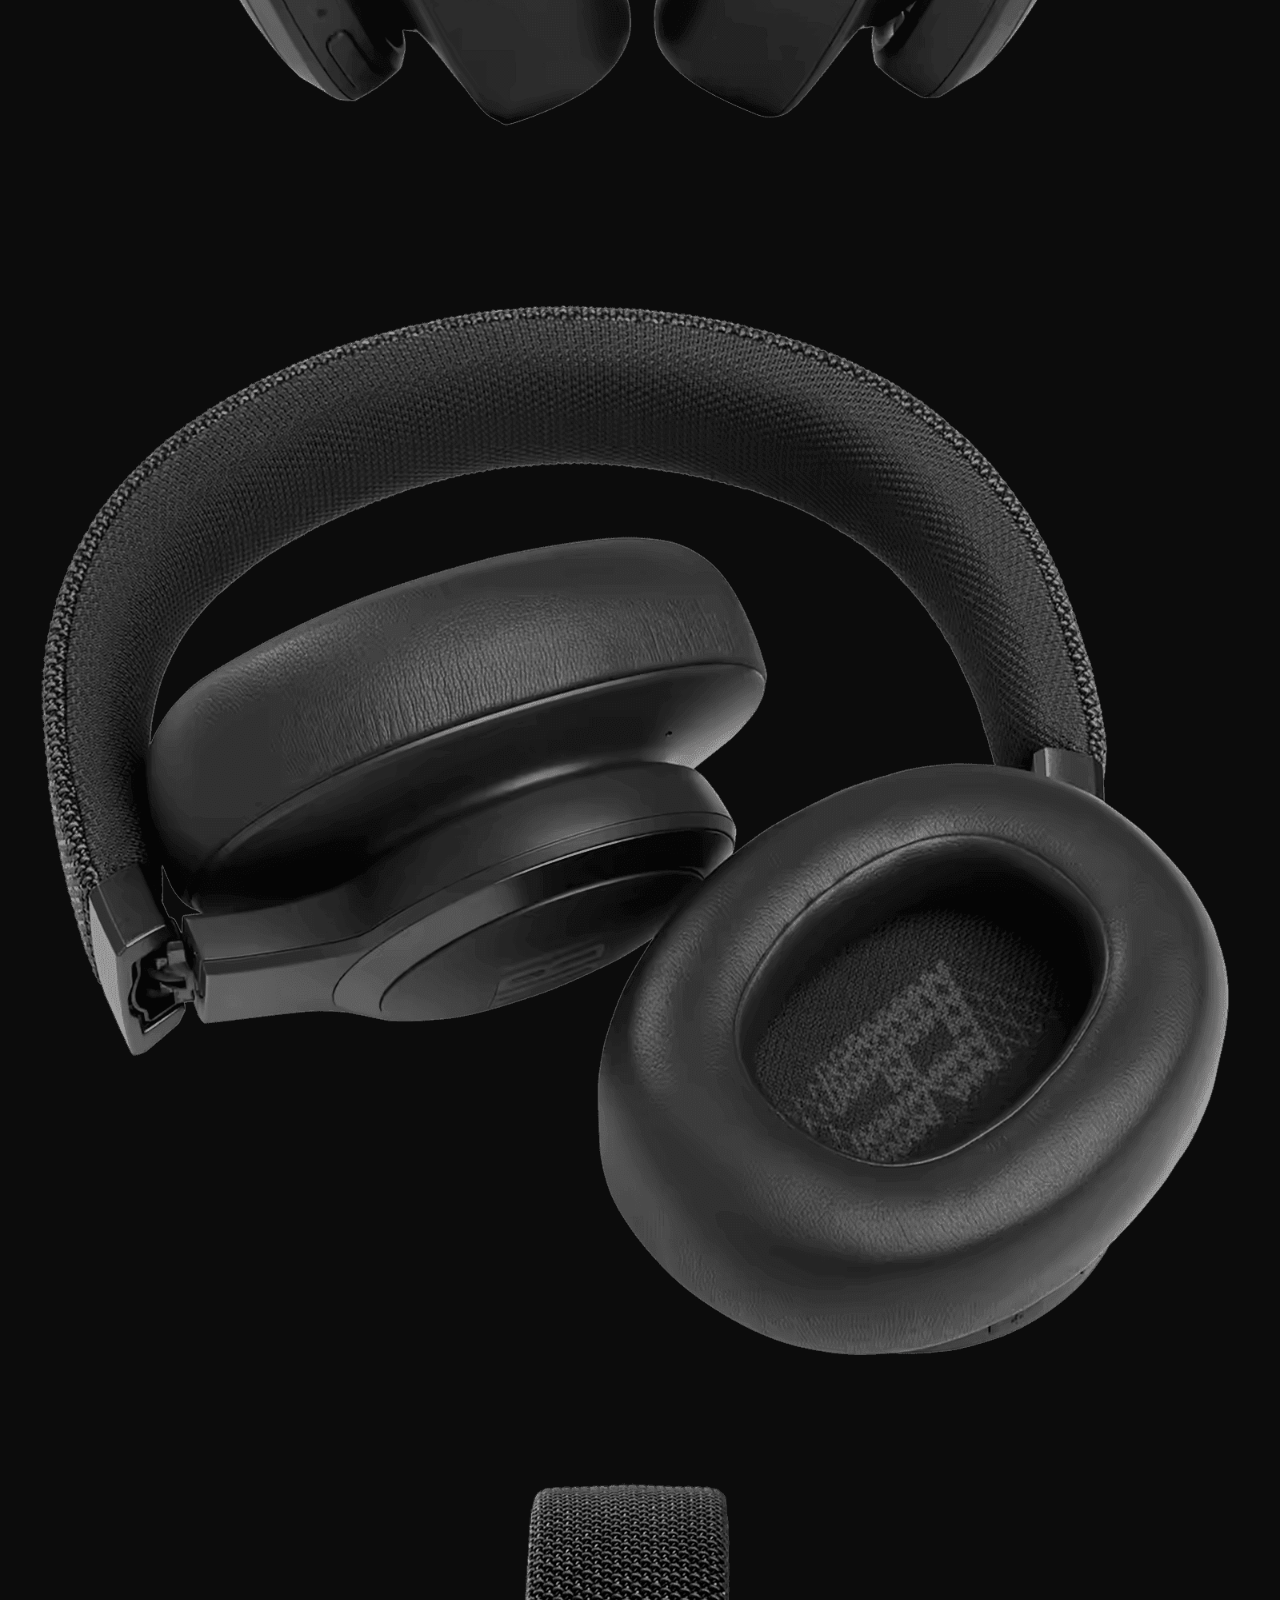
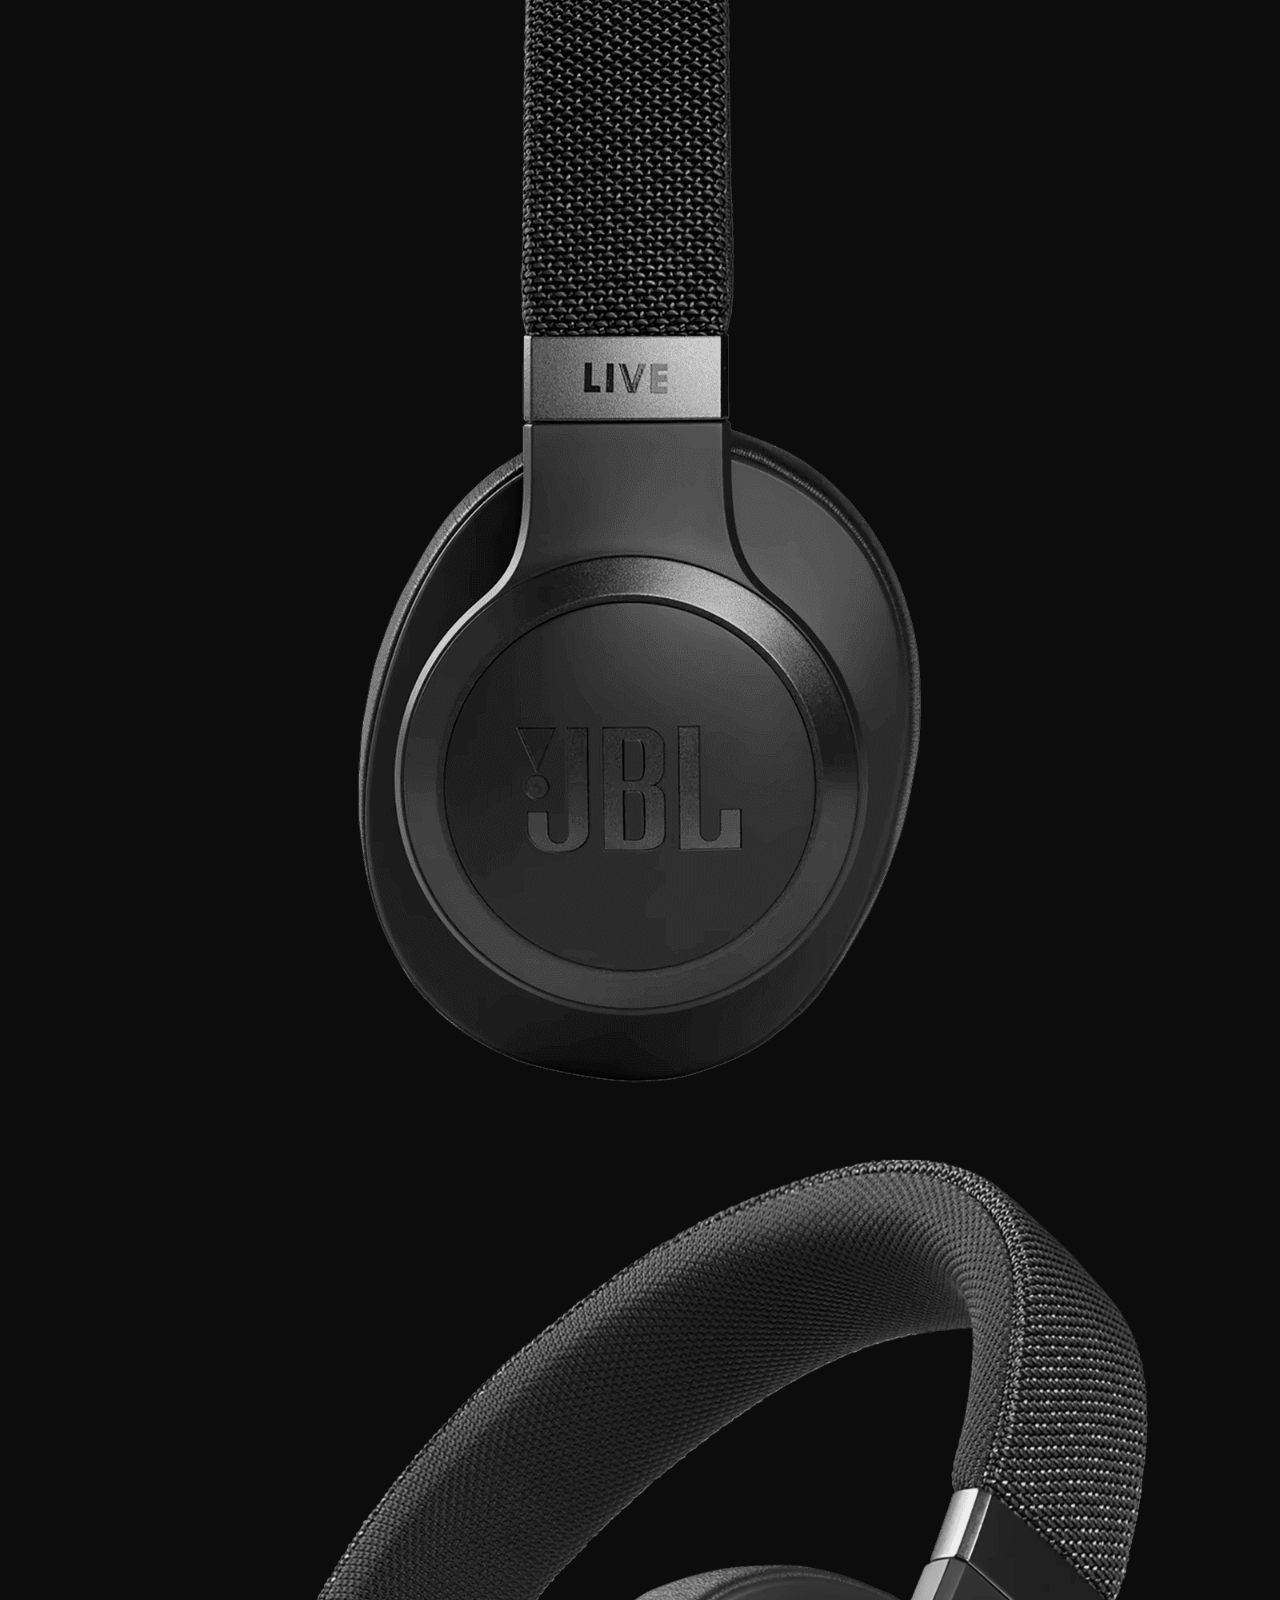
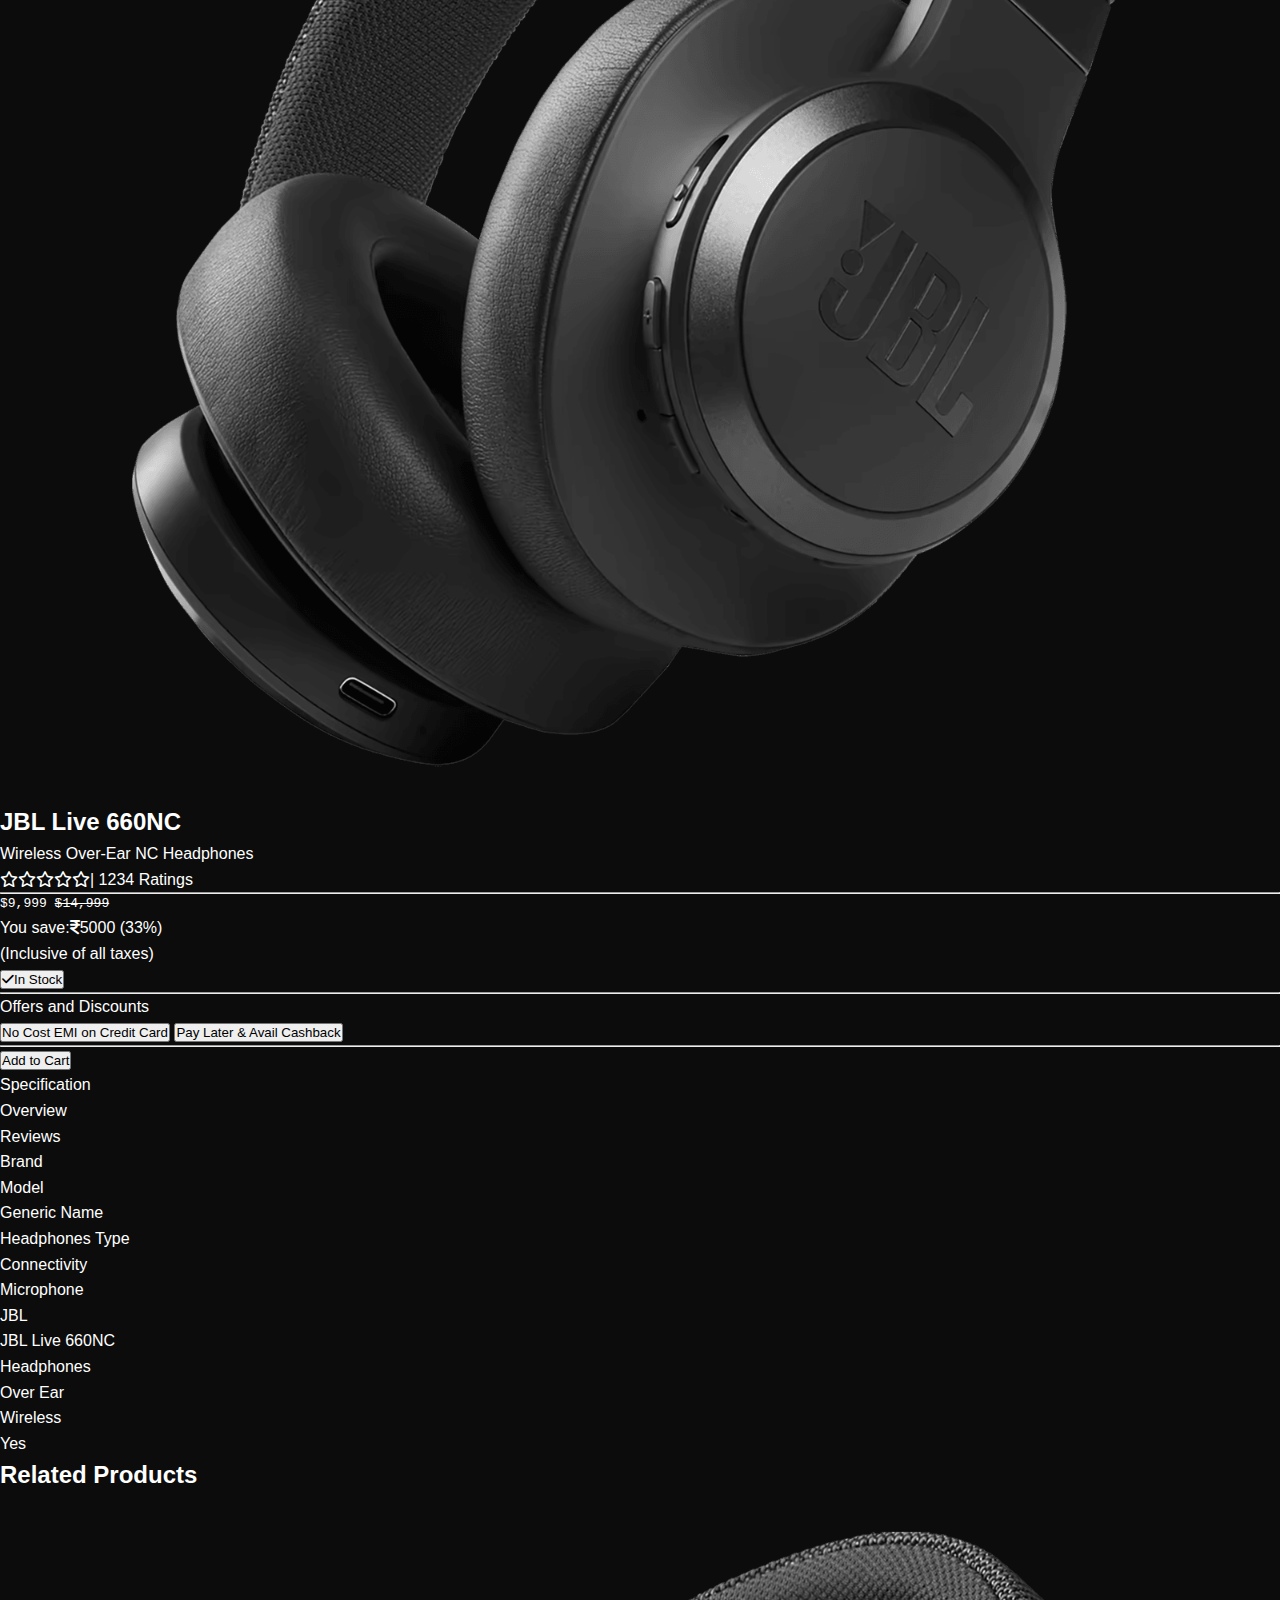
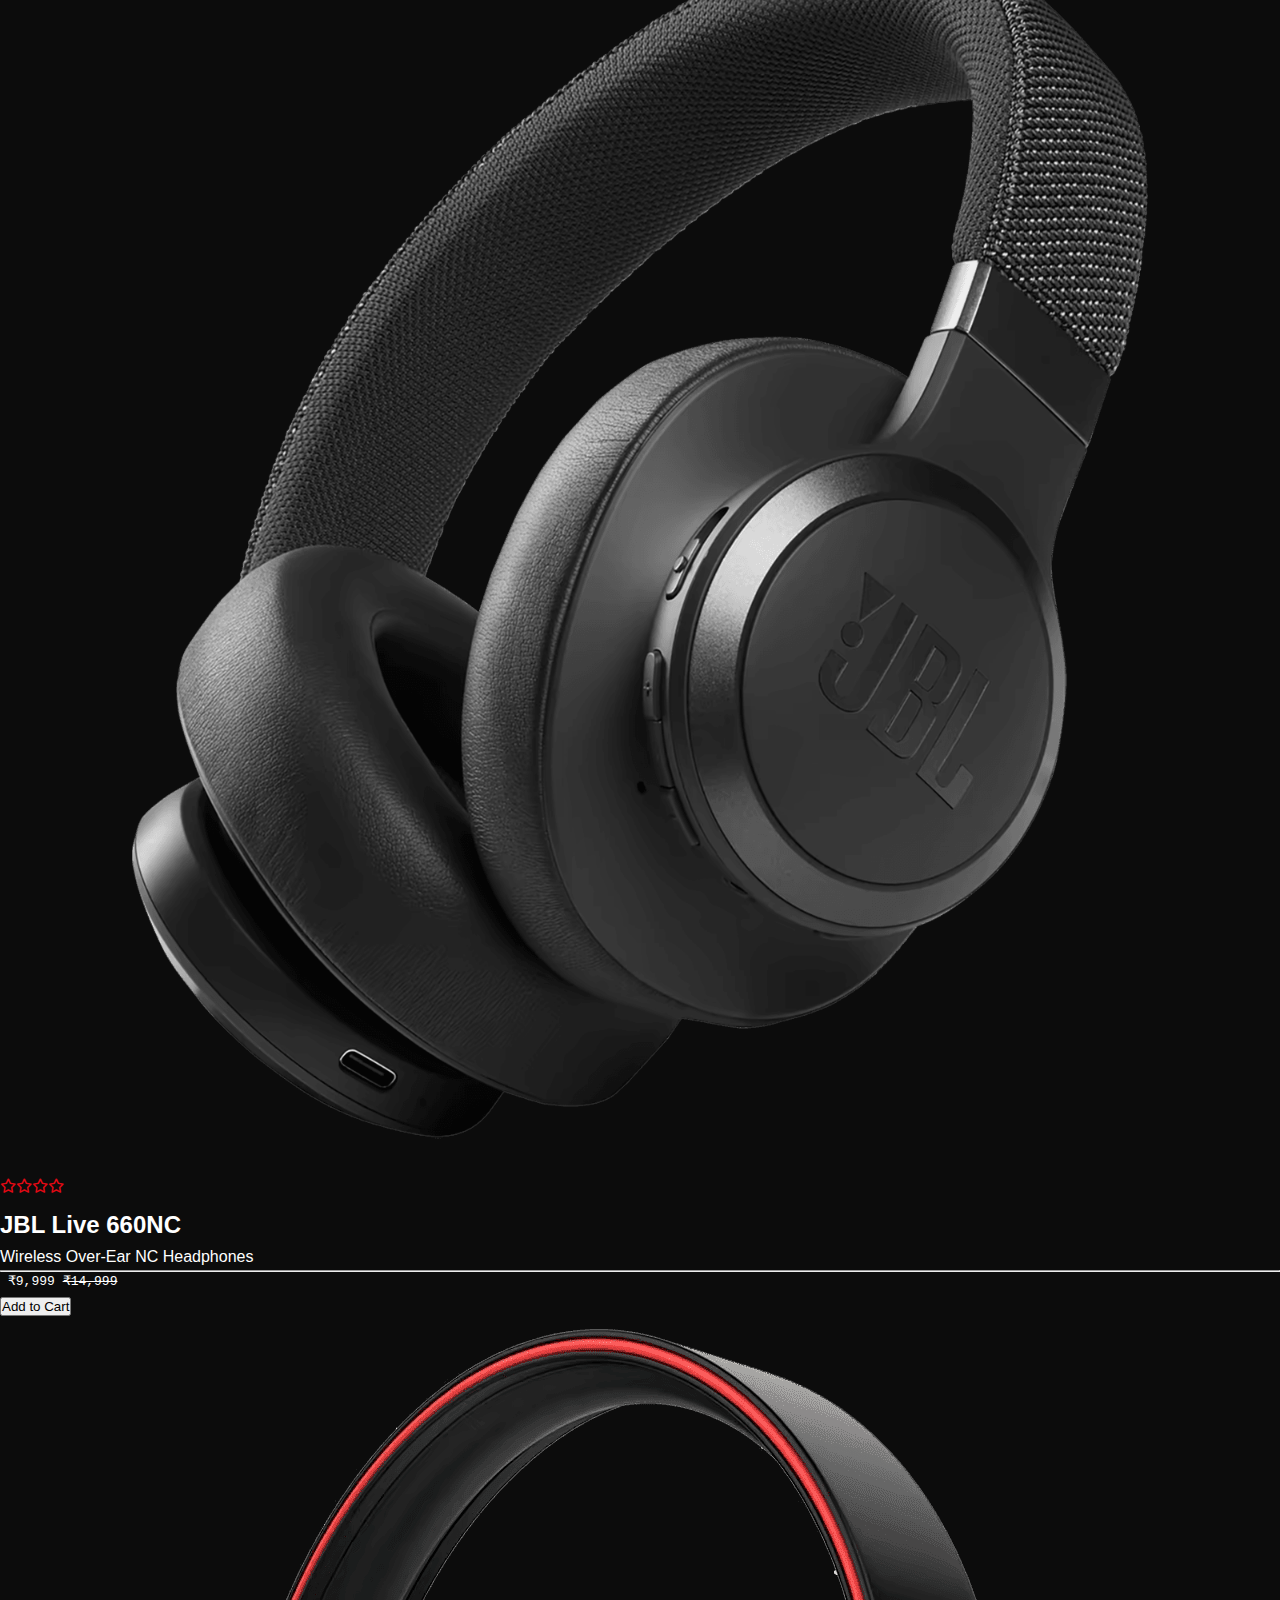
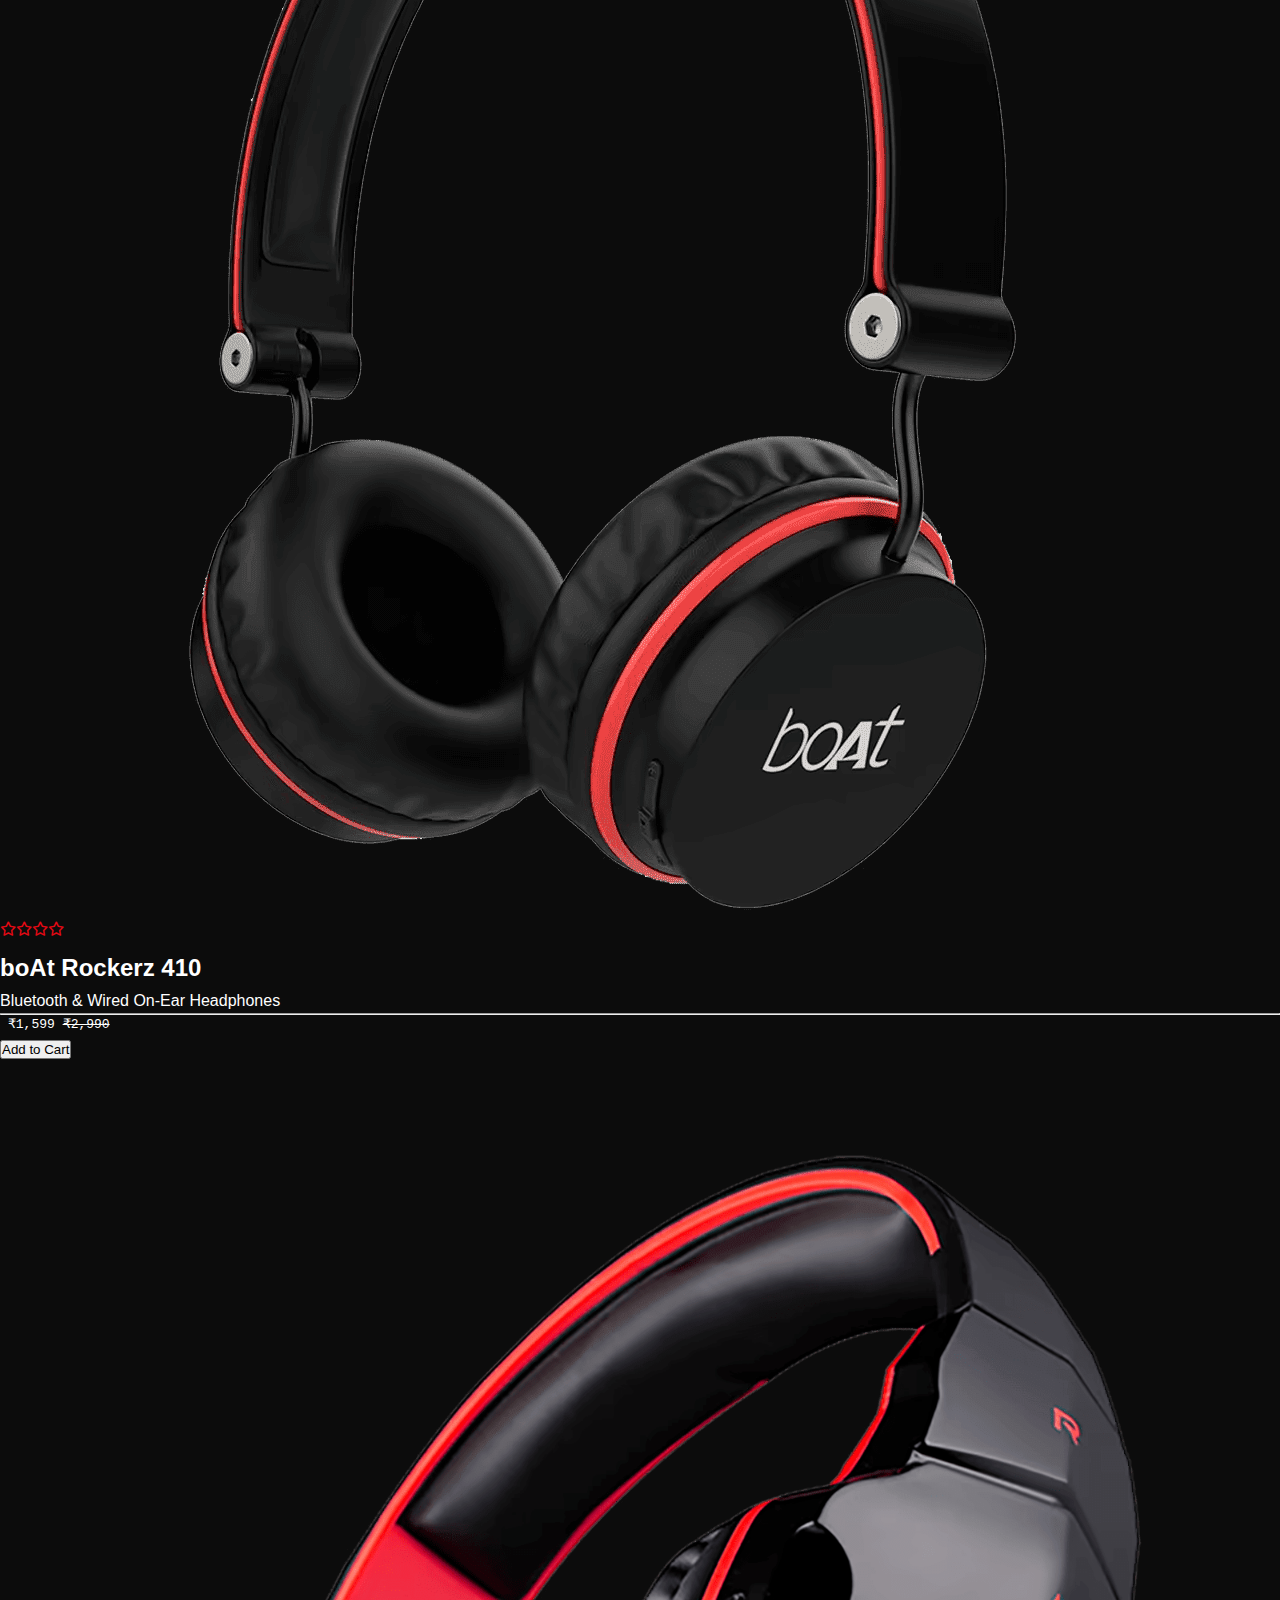
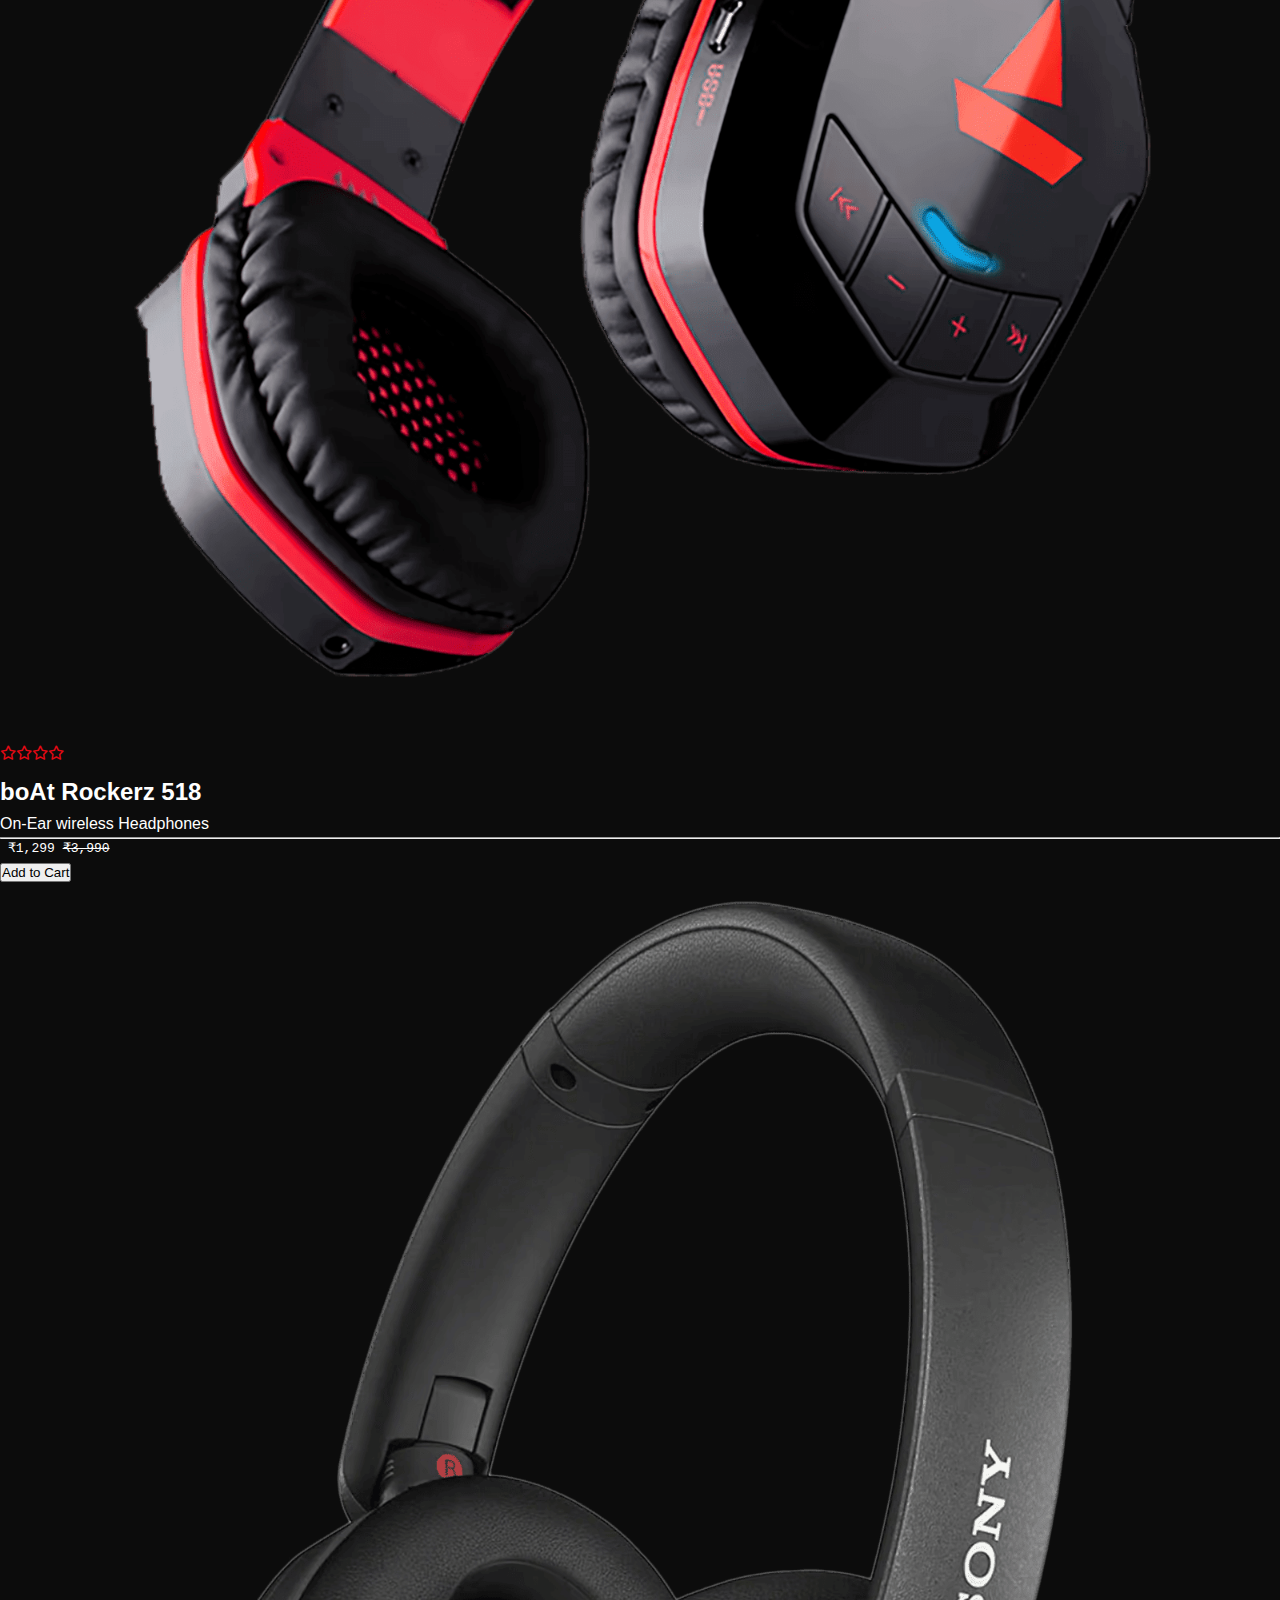
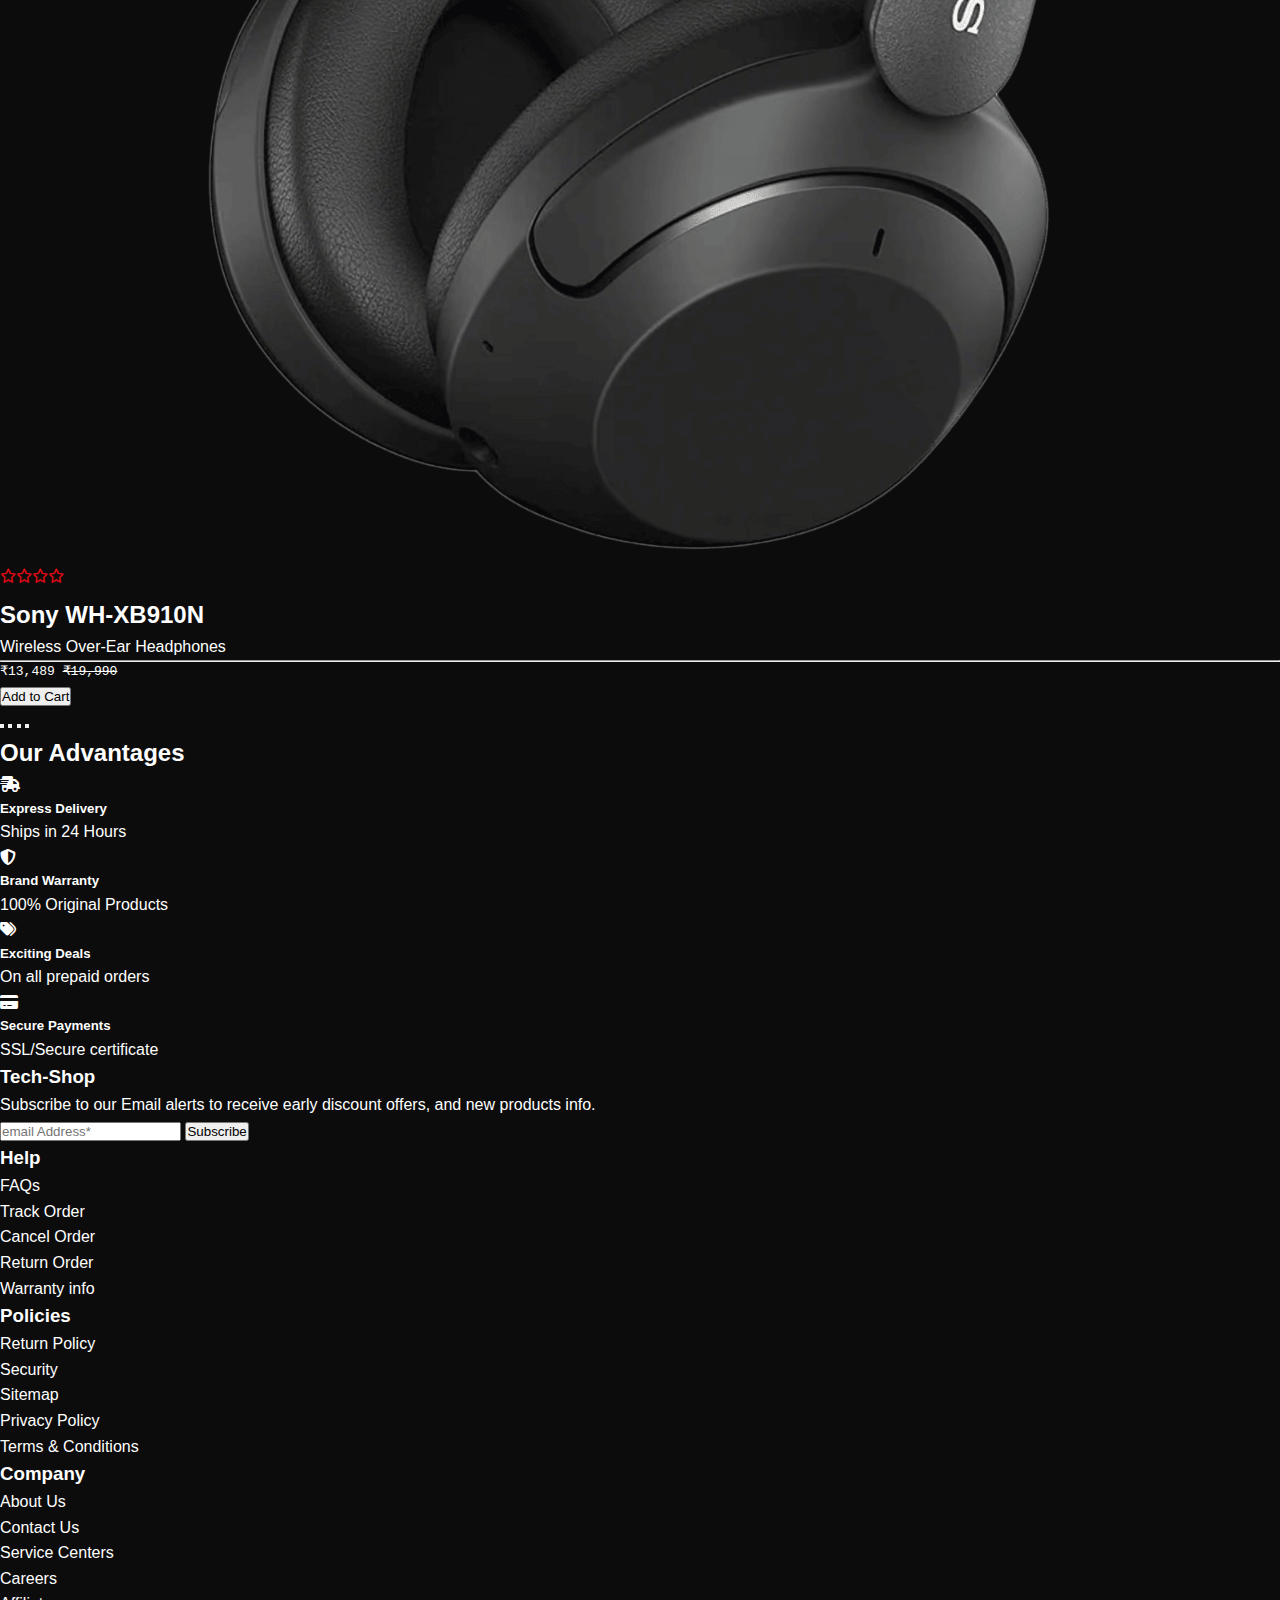
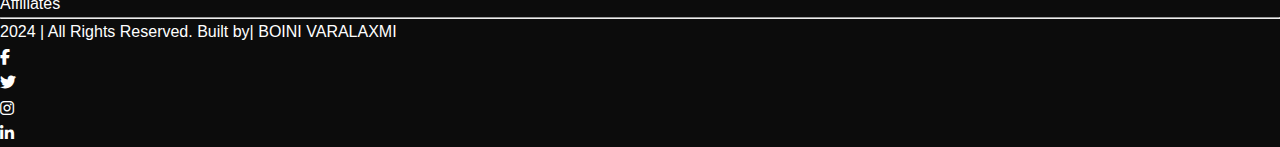
<file: products.html>
<!DOCTYPE html>
<html lang="en">
<head>
    <meta charset="UTF-8">
    <meta name="viewport" content="width=device-width, initial-scale=1.0">
    <title>product</title>
    <link rel="stylesheet" href="https://cdnjs.cloudflare.com/ajax/libs/font-awesome/6.7.2/css/all.min.css"
        integrity="sha512-Evv84Mr4kqVGRNSgIGL/F/aIDqQb7xQ2vcrdIwxfjThSH8CSR7PBEakCr51Ck+w+/U6swU2Im1vVX0SVk9ABhg=="
        crossorigin="anonymous" referrerpolicy="no-referrer" />
    <link rel="stylesheet" href="/style.css">
</head>
<body>
   <!-- navbar starts here -->
    <header>
        <nav>
            <div class="logo"><h3>Tech-Shop</h3></div>
            <div class="navbar">
                <div class="search-icon">
                     <i class="fa-solid fa-magnifying-glass"></i>
                     <p class="tool-tip">Search</p>
                </div>
                <div class="cart-icon">
                     <a href=""><i class="fa-solid fa-cart-shopping cart"></i></a>
                     <p class="tool-tip">Cart</p>
                </div>
                <div class="profile-icon">
                     <a href=""><i class="fa-regular fa-user profile"></i></a>
                     <div class="profilecard">
                        <h2>Hello!</h2>
                        <p>Access account and manage orders</p>
                        <button class="loginbutton"><a href="#login">Login/Signup</a></button>
                        <hr>
                        <p>Please Login</p>
                     </div>
                </div>
            </div>
        </nav>
    </header>
    <!-- navbar ends here -->

    <!-- login page starts here -->
     <div class="login" id="login">
        <a href="">x</a>
        <h4>Login</h4>
        <p>New to Tech-Shop?<a href="#signup">Create an account</a></p>
        <input type="Email" placeholder="Email"><br><br>
        <input type="text" placeholder="Password"><br><br>
        <button>Login</button><br>
        <div class="separate">
            <span>or login with<br></span>
        </div>

        <div class="mediaboxes">
            <p class="fb">Facebook</p> 
            <p class="goo">Google</p> 
            <p class="twit">twitter</p> 
        </div>
    </div>  
    <!-- login page ends here -->
    <!-- signin page starts here -->
         <div class="signin" id="signup">
          <a href="">x</a>
            <h3>Signup</h3>
            <p>Already have an account?<a href="#login">Login Here</a></p>
            <input type="text" placeholder="Username">
            <input type="email" placeholder="Email">
            <input type="password" placeholder="Password">
            <input type="password" placeholder="Confirm Password">
            <button>Signup</button>
            <div class="separate">
                <span>or login with<br></span>
            </div>
            <div class="mediaboxes">
                <p class="fb">Facebook</p> 
                <p class="goo">Google</p> 
                <p class="twit">twitter</p> 
            </div>
          </div> 
    <!-- sign in page ends here -->

    <!-- Products Details Starts Here  -->

    <div class="productdetails">
       <div class="productdetail"> 
        <div class="smallimages">
            <div class="product-image" id="firstimage">
                <img src="/jbl660nc-1.png" alt="">
            </div>
        </div>
        <div class="smallimages">
            <div class="product-image">
                <img src="/jbl660nc-2.png" alt="">
            </div>
        </div>       
        <div class="smallimages">
            <div class="product-image">
                <img src="/jbl660nc-3.png" alt="">
            </div>
        </div>
        <div class="smallimages">
            <div class="product-image">
                <img src="/jbl660nc-4.png" alt="">
            </div>
        </div>
       </div>
        
        <div class="bigsmall">
            <div class="big-small">
                <img src="/jbl660nc-1.png" alt="">
            </div>
        </div>

        <div class="details">
            <div class="detail">
                <div class="first">
                   <h2>JBL Live 660NC</h2>
                   <p>Wireless Over-Ear NC Headphones</p>
                   <i class="fa-regular fa-star"></i><i class="fa-regular fa-star"></i><i class="fa-regular fa-star"></i><i class="fa-regular fa-star"></i><i class="fa-regular fa-star"></i>| 1234 Ratings
                </div> 
                <hr>
                <div class="middle">
                    <div class="middlefirst">
                    <pre class="price"><span>$9,999 </span><strike>$14,999</strike></pre>
                    <p >You save:<i class="fa-solid fa-indian-rupee-sign"></i>5000 (33%)</p>
                    <p id="taxes">(Inclusive of all taxes)</p>
                    </div>

                    <div class="middlebutton">
                       <button> <i class="fa-solid fa-check"></i>In Stock</button>
                    </div>
                </div>
                <hr>
                <div class="end">
                  <p>Offers and Discounts</p>
                    <div class="bts">
                       <div class="bt">
                         <button>No Cost EMI on Credit Card </button>
                         <button>Pay Later & Avail Cashback</button>
                       </div>
                    </div>
                    <hr>
                    <button>Add to Cart</button>
                </div>
            </div>




           


        </div>

    </div>
    
    <!-- products details ends here -->


    <!-- specifications starts here -->


    <div class="specifications">
        <div class="specify">
            <ul class="list" type="none">
                <li id="speci">Specification</li>
                <li>Overview</li>
                <li>Reviews</li>
            </ul>
        </div>
    </div>

    <div>
        <div class="types">
            <ul class="lists" type="none">
              <li>Brand</li>
              <li>Model</li>
              <li>Generic Name</li>
              <li>Headphones Type</li>
              <li>Connectivity</li>
              <li>Microphone</li>
           </ul>
           <ul class="lists" type="none">
            <li>JBL</li>
            <li>JBL Live 660NC</li>
            <li>Headphones</li>
            <li>Over Ear</li>
            <li>Wireless</li>
            <li>Yes</li>
           </ul>

        </div>
    </div>

    <!-- specifications ends here -->



    <!-- Related  Products -->

    <div >
        <div class="theory">
            <h2>Related Products</h2>
        </div>

        <div class="top-products-cards">
             <div class="top-product">
                <img src="/jbl660nc-1.png" alt="JBL 600NC">
                <div class="desc">
                    <div class="rating">
                        <i class="fa-regular fa-star"></i><i class="fa-regular fa-star"></i><i class="fa-regular fa-star"></i><i
                            class="fa-regular fa-star"></i>
                    </div>
                    <h2>JBL Live 660NC</h2>
                    <p>Wireless Over-Ear NC Headphones</p>
                    <hr>
                    <pre> <span>₹9,999 </span><strike>₹14,999</strike></pre>
                    <button class="add-btn">Add to Cart</button>
                </div>
             </div>

             <div class="top-product">
                <img src="/boat410-1.png" alt="JBL 600NC">
                <div class="desc">
                    <div class="rating">
                        <i class="fa-regular fa-star"></i><i class="fa-regular fa-star"></i><i class="fa-regular fa-star"></i><i
                            class="fa-regular fa-star"></i>
                    </div>
                    <h2>boAt Rockerz 410</h2>
                    <p>Bluetooth & Wired On-Ear Headphones</p>
                    <hr>
                    <pre> <span>₹1,599 </span><strike>₹2,990</strike></pre>
                    <button class="add-btn">Add to Cart</button>
                </div>
            </div>

            <div class="top-product">
                <img src="/boat518-1.png" alt="JBL 600NC">
                <div class="desc">
                    <div class="rating">
                        <i class="fa-regular fa-star"></i><i class="fa-regular fa-star"></i><i class="fa-regular fa-star"></i><i
                            class="fa-regular fa-star"></i>
                    </div>
                    <h2>boAt Rockerz 518</h2>
                    <p>On-Ear wireless Headphones</p>
                    <hr>
                   <pre> <span>₹1,299 </span><strike>₹3,990</strike></pre>
                    <button class="add-btn">Add to Cart</button>
                </div>
            </div>

            <div class="top-product">
                <img src="/sonyXb910n-1.png" alt="JBL 600NC">
                <div class="desc">
                    <div class="rating">
                        <i class="fa-regular fa-star"></i><i class="fa-regular fa-star"></i><i class="fa-regular fa-star"></i><i
                            class="fa-regular fa-star"></i>
                    </div>
                    <h2>Sony WH-XB910N</h2>
                    <p>Wireless Over-Ear  Headphones</p>
                    <hr>
                    <pre class="price"><span>₹13,489 </span><strike>₹19,990</strike></pre>
                    <button class="add-btn">Add to Cart</button>
                </div>
            </div>
        </div>

        <div class="carousel-indicators">
          <button type="button" data-bs-target="#carouselExampleIndicators" data-bs-slide-to="0" class="active" aria-current="true" aria-label="Slide 1"></button>
          <button type="button" data-bs-target="#carouselExampleIndicators" data-bs-slide-to="1" aria-label="Slide 2"></button>
          <button type="button" data-bs-target="#carouselExampleIndicators" data-bs-slide-to="2" aria-label="Slide 3"></button>
          <button type="button" data-bs-target="#carouselExampleIndicators" data-bs-slide-to="3" aria-label="Slide 4"></button>
        </div>


    </div>


    <!-- Our Advantages Starts Here -->

  <div class="advantages">
    <h2>Our Advantages</h2>
     <div class="fonticon ">
      <div class="delivery">
        <i class="fa-solid fa-truck-fast"></i>
        <div>
            <h5>Express Delivery</h5>
            <p>Ships in 24 Hours</p>
        </div>
      </div>

      <div class="delivery">
       <i class="fa-solid fa-shield-halved"></i>
        <div>
            <h5>Brand Warranty</h5>
            <p>100% Original Products</p>
        </div>
      </div>

      <div class="delivery">
        <i class="fa-solid fa-tags"></i>
        <div>
            <h5>Exciting Deals</h5>
            <p>On all prepaid orders</p>
        </div>
      </div>

      <div class="delivery">
        <i class="fa-solid fa-credit-card"></i>
        <div>
            <h5>Secure Payments</h5>
            <p>SSL/Secure certificate</p>
        </div>
      </div>


    </div>
  </div>


  <!-- Our Advantages Ends Here -->

  <!-- Footer Starts Here -->

  <div class="footer">
    <div class="footerstart">
      <div class="content">
        <h3>Tech-Shop</h3>
        <p>Subscribe to  our Email alerts to receive early discount offers, and new products info.</p>
        <input type="email" placeholder="email Address*">
        <button>Subscribe</button>
      </div>
      <div class="content">
        <ul type="none">
          <h3>Help</h3>
          <li>FAQs</li>
          <li>Track Order</li>
          <li>Cancel Order</li>
          <li>Return Order</li>
          <li>Warranty info</li>
        </ul>
      </div>
      <div class="content">
        <ul type="none">
          <h3>Policies</h3>
          <li>Return Policy</li>
          <li>Security</li>
          <li>Sitemap</li>
          <li>Privacy Policy</li>
          <li>Terms & Conditions</li>
        </ul>
      </div>
      <div class="content">
         <ul type="none">
          <h3>Company</h3>
          <li>About Us</li>
          <li>Contact Us</li>
          <li>Service Centers</li>
          <li>Careers</li>
          <li>Affiliates</li>
        </ul>
      </div>
    </div>
    <hr>
    <div class="footerend">
      
      <div class="copyrights"> <p>2024 | All Rights Reserved. Built by| BOINI VARALAXMI</p></div>
        <div class="footerfonts">
          <div class="facebook-icon">
            <i class="fa-brands fa-facebook-f"></i>
          </div>
          <div class="twitter-icon">
            <i class="fa-brands fa-twitter"></i>
          </div>
          <div class="insta-icon">
            <i class="fa-brands fa-instagram"></i>
          </div>
          <div class="linked-icon">            
            <i class="fa-brands fa-linkedin-in"></i>
          </div>
        </div>
    </div>
  </div>
    

  <!-- footer ends here -->
    
</body>
</html>
</file>
<file: style.css>
/* --- GLOBAL STYLES & RESETS --- */
* {
    margin: 0;
    padding: 0;
    box-sizing: border-box;
}

body {
    font-family: -apple-system, BlinkMacSystemFont, 'Segoe UI', Roboto, Helvetica, Arial, sans-serif;
    background-color: #0c0c0c;
    color: #ffffff;
    line-height: 1.6;
}

.container {
    width: 90%;
    max-width: 1200px;
    margin: 0 auto;
}

a {
    color: #ffffff;
    text-decoration: none;
}

ul {
    list-style: none;
}

img {
    max-width: 100%;
    display: block;
}

/* --- HEADER STYLES --- */
.header {
    display: flex;
    justify-content: space-between;
    align-items: center;
    padding: 20px 40px;
    background-color: #111;
    position: sticky;
    top: 0;
    width: 100%;
    z-index: 1000;
}
.logo { font-size: 22px; font-weight: bold; color: #d1d5db; }
.icon-nav { display: flex; gap: 30px; }
.icon-container { position: relative; cursor: pointer; font-size: 18px; color: #d1d5db; }
.tooltip { position: absolute; bottom: -30px; left: 50%; transform: translateX(-50%); background-color: #2c2c2c; padding: 5px 8px; border-radius: 4px; font-size: 12px; white-space: nowrap; display: none; }
.icon-container:hover .tooltip { display: block; }
.user-dropdown { position: relative; }
.user-menu { display: none; position: absolute; top: 30px; right: -10px; background-color: #2c2c2c; border-radius: 8px; padding: 15px; width: 240px; box-shadow: 0 2px 10px rgba(0, 0, 0, 0.4); z-index: 1001; }
.user-greeting { font-size: 14px; font-weight: bold; color: #ffffff; margin: 0 0 4px 0; }
.user-instruction { font-size: 12px; color: #ccc; line-height: 1.4; margin: 0 0 12px 0; }
.user-login-prompt { font-size: 12px; color: #ccc; margin: 0; }
.user-menu button { background-color: transparent; border: 1px solid #ccc; color: #fff; padding: 6px 12px; font-size: 13px; border-radius: 4px; cursor: pointer; width: 100%; margin-bottom: 8px; }
.user-dropdown:hover .user-menu { display: block; }

/* --- HERO SLIDER (MANUAL) STYLES --- */
/* --- HERO SLIDER (AUTOPLAY FORWARD DIRECTION) STYLES --- */
.css-slider-container {
    position: relative;
    width: 100%;
    height: 70vh;
    min-height: 500px;
    overflow: hidden;
    background: #000;
}
.slides { 
    display: flex; 
    width: 400%; /* Changed for 4 slides (3 original + 1 clone) */
    height: 100%; 
    /* This animation makes it slide automatically */
    animation: infinite-forward 12s infinite;
}
.slide { 
    width: 25%; /* Each slide is 1/4 of the container */
    height: 100%; 
    display: flex; 
    align-items: center; 
    justify-content: center; 
    transition: transform 0.5s ease-in-out;
}
.section-title {
    text-align: center;
    margin-bottom: 40px;
}
.slide-content { display: grid; grid-template-columns: 1fr 1fr; align-items: center; gap: 2rem; width: 90%; max-width: 1200px; text-align: left; }
.slide-text p { font-size: 1rem; color: #a0a0a0; }
.slide-text h1 { font-size: 3rem; line-height: 1.2; margin: 10px 0 20px; color: #fff; }
.slide-text .price { margin-bottom: 30px; }
.slide-text .current-price { font-size: 1.5rem; font-weight: 600; color: #fff; margin-right: 15px; }
.slide-text .old-price { font-size: 1.5rem; color: #777; text-decoration: line-through; }
.slide-image { display: flex; justify-content: center; align-items: center; }
.slide-image img { max-width: 80%; max-height: 400px; object-fit: contain; }

/* --- GENERAL BUTTON STYLES --- */
.btn {
    display: inline-block;
    padding: 10px 25px;
    border-radius: 5px;
    font-weight: 600;
    transition: background-color 0.3s ease;
}

.btn-primary {
    background-color: #e50914; /* This is the red color */
    color: #fff;
}

.btn-secondary {
    background-color: #e50914;
    color: #fff;
    width: 100%;
    text-align: center;
    margin-top: auto;
}

.btn:hover {
    opacity: 0.9;
}

/* Keyframes for the infinite forward sliding */
@keyframes infinite-forward {
    0%, 22% { transform: translateX(0%); }
    25%, 47% { transform: translateX(-25%); }
    50%, 72% { transform: translateX(-50%); }
    75%, 97% { transform: translateX(-75%); }
    100% { transform: translateX(-75%); }
}

.slider-nav { position: absolute; bottom: 20px; left: 50%; transform: translateX(-50%); display: flex; gap: 10px; }
.nav-dot { width: 10px; height: 10px; border-radius: 50%; background-color: #555; }

/* Animate each dot individually over the same total duration */
.slider-nav .nav-dot:nth-child(1) { animation: active-dot-1 12s infinite; }
.slider-nav .nav-dot:nth-child(2) { animation: active-dot-2 12s infinite; }
.slider-nav .nav-dot:nth-child(3) { animation: active-dot-3 12s infinite; }

/* Keyframes to control the first dot's color */
@keyframes active-dot-1 { 
    0%, 25% { background-color: #e50914; } 
    28%, 100% { background-color: #555; } 
}
/* Keyframes to control the second dot's color */
@keyframes active-dot-2 { 
    0%, 25% { background-color: #555; } 
    28%, 50% { background-color: #e50914; } 
    53%, 100% { background-color: #555; } 
}
/* Keyframes to control the third dot's color */
@keyframes active-dot-3 { 
    0%, 50% { background-color: #555; } 
    53%, 75% { background-color: #e50914; } 
    78%, 100% { background-color: #555; } 
}
/* --- FEATURED PRODUCTS (CONTINUOUS SCROLL) STYLES --- */
/* --- FEATURED PRODUCTS (CONTINUOUS SCROLL) STYLES --- */
.featured-products-section {
    padding: 80px 0;
    overflow: hidden;
}

.products-carousel-wrapper {
    width: 100%;
    display: flex;
}

.products-carousel.continuous {
    display: flex;
    animation: continuous-scroll 25s linear infinite;
}

.products-carousel.continuous:hover {
    animation-play-state: paused;
}

@keyframes continuous-scroll {
    0% {
        transform: translateX(0%);
    }
    100% {
        transform: translateX(-50%);
    }
}

.product-card {
    flex: 0 0 260px;
    margin: 0 10px;
    background-color: #1a1a1a;
    border: 1px solid #2a2a2a;
    border-radius: 8px;
    overflow: hidden;
    position: relative;
    transition: transform 0.3s ease-in-out, box-shadow 0.3s ease-in-out;
    z-index: 1;
    /* New styles for vertical layout */
    display: flex;
    flex-direction: column;
    padding: 20px;
    text-align: center;
}

.product-card:hover {
    transform: translateY(-15px) scale(1.05);
    box-shadow: 0 15px 30px rgba(0, 0, 0, 0.5);
    z-index: 10;
}

.product-card h3 {
    font-size: 1.1rem;
    color: #fff;
    margin-bottom: 15px; /* Space below the title */
    order: 1; /* Order: 1. Name */
}

.product-image-container {
    background-color: #000;
    order: 2; /* Order: 2. Image */
    margin-bottom: 15px; /* Space below the image */
    border-radius: 8px;
    overflow: hidden;
}

.product-image-container img {
    width: 100%;
    height: 180px;
    object-fit: contain;
}

.product-card .price {
    font-size: 1rem;
    font-weight: bold;
    color: #fff;
    order: 3; /* Order: 3. Price */
}

.product-card .old-price {
    font-size: 0.9rem;
    color: #777;
    text-decoration: line-through;
    margin-left: 10px;
    font-weight: normal;
}

/* --- TOP PRODUCTS GRID & FILTER STYLES --- */
/* --- TOP PRODUCTS GRID STYLES --- */
/* --- TOP PRODUCTS GRID STYLES --- */
.products-section-grid { 
    padding: 60px 0; 
}

.product-grid { 
    display: grid; 
    grid-template-columns: repeat(auto-fit, minmax(250px, 1fr)); 
    gap: 25px; 
}

/* This is the new rule with left-aligned text */
.product-card-grid {
    background-color: #1a1a1a;
    border: 1px solid #333;
    border-radius: 8px;
    padding: 20px;
    text-align: left; /* <--- Changed from center to left */
    transition: transform 0.3s ease, box-shadow 0.3s ease;
    display: flex;
    flex-direction: column;
}

.product-card-grid:hover {
    transform: translateY(-5px);
    box-shadow: 0 10px 20px rgba(0,0,0,0.2);
}

.product-card-grid img {
    margin: 0 auto 15px;
    height: 180px;
    object-fit: contain;
}

.rating {
    color: #e50914; /* Red color for stars */
    font-size: 0.9rem;
    margin-bottom: 8px;
}

.product-card-grid h3 {
    font-size: 1.1rem;
    font-weight: 600;
    margin-bottom: 5px;
    color: #fff;
    flex-grow: 1; /* Allows title to take up space, pushing price down */
}

.product-description {
    font-size: 0.85rem;
    color: #a0a0a0;
    margin-bottom: 15px;
    min-height: 30px; /* Ensures consistent height */
}

.price-grid {
    font-size: 1.2rem;
    font-weight: 600;
    margin-bottom: 20px;
}

.price-grid del {
    font-weight: 400;
    color: #a0a0a0;
    margin-left: 10px;
}

.browse-all {
    background-color: #1a1a1a;
    border: 1px dashed #555; /* Dashed border for standout style */
    display: flex;
    align-items: center;
    justify-content: center;
    min-height: 400px; /* Ensure it matches card height */
    transition: border-color 0.3s ease, color 0.3s ease;
}

.browse-all:hover {
    border-color: #e50914;
}

.browse-all a {
    color: #fff;
    font-weight: bold;
    font-size: 1.1rem;
    display: flex;
    align-items: center;
    gap: 10px;
    transition: color 0.3s ease;
}

.browse-all a:hover {
    color: #e50914;
}
/* --- ADVANTAGES SECTION STYLES --- */
/* --- OUR ADVANTAGES SECTION STYLES --- */
/* --- OUR ADVANTAGES SECTION STYLES --- */
.our-advantages-section {
    padding: 80px 0;
    background-color: #141414; /* Matching the dark background */
}

.advantages-grid-new {
    display: grid;
    /* Create 4 evenly spaced columns on larger screens */
    grid-template-columns: repeat(4, 1fr);
    gap: 20px;
    padding: 20px 0;
}

.advantage-item-new {
    display: flex;
    align-items: center;
    justify-content: center; /* Center the content within the column */
    gap: 15px; /* Space between icon and text */
}

.advantage-item-new i {
    font-size: 2rem; /* Icon size */
    color: #e50914; /* Red accent color */
    flex-shrink: 0; /* Prevents the icon from shrinking */
}

.advantage-text h3 {
    font-size: 1rem;
    font-weight: 600;
    color: #e0e0e0; /* A slightly off-white for the title */
    margin: 0;
    padding: 0;
}

.advantage-text p {
    font-size: 0.85rem;
    color: #888; /* A muted gray for the subtitle */
    margin: 0;
    padding: 0;
}

/* --- UPDATE RESPONSIVE MEDIA QUERIES --- */
/* Add or update these rules inside your existing media queries at the bottom of the file */

/* For tablets */
@media (max-width: 992px) {
    .advantages-grid-new {
        grid-template-columns: repeat(2, 1fr); /* 2 columns on tablets */
        gap: 30px; /* Increase gap for better spacing */
    }
    .advantage-item-new {
        justify-content: flex-start; /* Align items to the left on 2 columns */
    }
}

/* For mobile phones */
@media (max-width: 768px) {
    .advantages-grid-new {
        grid-template-columns: 1fr; /* 1 column on mobile */
    }
}
/* --- FOOTER STYLES --- */

/* --- FOOTER STYLES --- */
.main-footer {
    padding: 60px 0 0 0; /* Remove bottom padding to let footer-bottom handle it */
    background-color: #000;
    border-top: 1px solid #333;
}

.footer-grid {
    display: grid;
    grid-template-columns: 1.5fr 1fr 1fr 1fr; /* Make first column wider */
    gap: 40px;
    margin-bottom: 40px;
}

.footer-column .logo-footer {
    font-size: 1.8rem;
    font-weight: 700;
    margin-bottom: 15px;
}



.footer-column p {
    color: #a0a0a0;
    margin-bottom: 20px;
    max-width: 300px;
}

.subscribe-form input {
    width: 100%;
    padding: 12px;
    background-color: #1a1a1a;
    border: 1px solid #444;
    border-radius: 5px;
    color: #fff;
    margin-bottom: 15px;
}

.subscribe-form button {
    width: 100%;
}

.btn-primary {
    background-color: #e50914; /* This is the red color */
    color: #fff;
    border: none; /* Removes any default border */
    cursor: pointer; /* Shows a clickable cursor on hover */
}

.footer-column h4 {
    font-size: 1.2rem;
    margin-bottom: 20px;
    color: #fff;
}

.footer-column ul li {
    margin-bottom: 12px;
}

.footer-column ul li a {
    color: #a0a0a0;
    transition: color 0.3s ease;
}

.footer-bottom {
    display: flex;
    justify-content: space-between;
    align-items: center;
    padding: 20px 0;
    margin: 0 auto;
    width: 90%;
    max-width: 1200px;
    border-top: 1px solid #333333;
    color: #a0a0a0;
}

.social-icons a {
    margin-left: 20px;
    font-size: 1.1rem;
    color: #a0a0a0;
    transition: color 0.3s ease;
}

.social-icons a:hover {
    color: #e50914;
}

.scroll-to-top {
    position: fixed;
    bottom: 20px;
    right: 20px;
    width: 45px;
    height: 45px;
    background-color: #e50914;
    color: #fff;
    border-radius: 5px;
    display: flex;
    align-items: center;
    justify-content: center;
    font-size: 1.2rem;
    z-index: 100;
    transition: background-color 0.3s ease;
}

.scroll-to-top:hover {
    background-color: #c00a12;
}

/* --- UPDATE RESPONSIVE MEDIA QUERIES --- */
/* Add or update these rules inside your existing media queries at the bottom of the file */
@media (max-width: 992px) {
    .footer-grid {
        grid-template-columns: repeat(2, 1fr);
    }
}

@media (max-width: 768px) {
    .footer-grid {
        grid-template-columns: 1fr;
        text-align: center;
    }
    .footer-column p {
        margin-left: auto;
        margin-right: auto;
    }
    .footer-bottom {
        flex-direction: column;
        gap: 20px;
    }
}

/* --- MODAL STYLES --- */
.modal-overlay {
    position: fixed;
    top: 0;
    left: 0;
    width: 100%;
    height: 100%;
    background-color: rgba(0, 0, 0, 0.7); /* The dark overlay */
    z-index: 2000;
    display: flex;
    align-items: center;
    justify-content: center;

    /* --- Visibility Control --- */
    opacity: 0; /* Hidden by default */
    pointer-events: none; /* Can't be clicked when hidden */
    transition: opacity 0.3s ease;
}

/* The magic: When the URL hash matches the ID, the modal becomes visible */
.modal-overlay:target {
    opacity: 1;
    pointer-events: auto;
}

.modal-content {
    background-color: #1a1a1a;
    padding: 40px;
    border-radius: 8px;
    width: 90%;
    max-width: 450px;
    position: relative;
    box-shadow: 0 5px 25px rgba(0, 0, 0, 0.5);
}

.modal-close {
    position: absolute;
    top: 15px;
    right: 20px;
    color: #888;
    font-size: 2rem;
    text-decoration: none;
    line-height: 1;
    transition: color 0.3s ease;
}

.modal-close:hover {
    color: #fff;
}

.modal-content h2 {
    font-size: 2rem;
    margin-bottom: 10px;
}

.modal-subtitle {
    color: #a0a0a0;
    margin-bottom: 30px;
}
.modal-subtitle a {
    color: #a0a0a0;
    font-weight: bold;
    text-decoration: none;
}

.modal-form .form-group {
    position: relative;
    margin-bottom: 20px;
}
/* ADD THESE NEW RULES FOR THE FORM */
.modal-form .form-group {
    margin-bottom: 20px;
}

.modal-form input {
    width: 100%;
    padding: 14px 12px;
    background-color: #333;
    border: 1px solid #555;
    
    color: #fff;
    font-size: 1rem;
    outline: none;
    transition: border-color 0.3s ease;
}

.modal-form input:focus {
    border-color: #e50914;
}

/* Style the placeholder text */
.modal-form input::placeholder {
    color: #888;
}

.modal-form button {
    width: 100%;
    margin-top: 15px;
    padding-top: 14px;
    padding-bottom: 14px;
    font-size: 1.1rem;
}
/* --- NEW STYLES FOR SOCIAL LOGIN IN MODAL --- */

.separator {
    display: flex;
    align-items: center;
    text-align: center;
    color: #888;
    margin: 25px 0;
}

.separator hr {
    flex-grow: 1;
    border: none;
    border-top: 1px solid #444;
}

.separator span {
    padding: 0 15px;
    font-size: 0.9rem;
}

.social-login {
    display: flex;
    justify-content: space-between;
    gap: 15px;
}

.social-btn {
    flex-grow: 1;
    padding: 12px;
 
    text-align: center;
    color: #fff;
    font-weight: bold;
    text-decoration: none;
    transition: opacity 0.3s ease;
}

.social-btn:hover {
    opacity: 0.9;
}

/* Specific colors for each button */
.social-btn.facebook {
    background-color: #3b5998;
}

.social-btn.google {
    background-color: #db4437;
}

.social-btn.twitter {
    background-color: #1da1f2;
}


/* --- PRODUCT DETAIL PAGE (IMAGE MATCH) STYLES --- */
/* --- PRODUCT TABS SECTION STYLES --- */
/* --- GLOBAL STYLES & RESETS --- */
* {
    margin: 0;
    padding: 0;
    box-sizing: border-box;
}

body {
    font-family: -apple-system, BlinkMacSystemFont, 'Segoe UI', Roboto, Helvetica, Arial, sans-serif;
    background-color: #0c0c0c;
    color: #ffffff;
    line-height: 1.6;
}

.container {
    width: 90%;
    max-width: 1200px;
    margin: 0 auto;
}

a {
    color: #ffffff;
    text-decoration: none;
}

ul {
    list-style: none;
}

img {
    max-width: 100%;
    display: block;
}

/* --- HEADER STYLES --- */
.header {
    display: flex;
    justify-content: space-between;
    align-items: center;
    padding: 20px 40px;
    background-color: #111;
    position: sticky;
    top: 0;
    width: 100%;
    z-index: 1000;
}
.logo { font-size: 22px; font-weight: bold; color: #d1d5db; }
.icon-nav { display: flex; gap: 30px; }
.icon-container { position: relative; cursor: pointer; font-size: 18px; color: #d1d5db; }
.tooltip { position: absolute; bottom: -30px; left: 50%; transform: translateX(-50%); background-color: #2c2c2c; padding: 5px 8px; border-radius: 4px; font-size: 12px; white-space: nowrap; display: none; }
.icon-container:hover .tooltip { display: block; }
.user-dropdown { position: relative; }
.user-menu { display: none; position: absolute; top: 30px; right: -10px; background-color: #2c2c2c; border-radius: 8px; padding: 15px; width: 240px; box-shadow: 0 2px 10px rgba(0, 0, 0, 0.4); z-index: 1001; }
.user-greeting { font-size: 14px; font-weight: bold; color: #ffffff; margin: 0 0 4px 0; }
.user-instruction { font-size: 12px; color: #ccc; line-height: 1.4; margin: 0 0 12px 0; }
.user-login-prompt { font-size: 12px; color: #ccc; margin: 0; }
.user-menu button { background-color: transparent; border: 1px solid #ccc; color: #fff; padding: 6px 12px; font-size: 13px; border-radius: 4px; cursor: pointer; width: 100%; margin-bottom: 8px; }
.user-dropdown:hover .user-menu { display: block; }

/* --- HERO SLIDER (AUTOPLAY FORWARD DIRECTION) STYLES --- */
.css-slider-container {
    position: relative;
    width: 100%;
    height: 70vh;
    min-height: 500px;
    overflow: hidden;
    background: #000;
}
.slides { 
    display: flex; 
    width: 400%; /* Changed for 4 slides (3 original + 1 clone) */
    height: 100%; 
    animation: infinite-forward 12s infinite;
}
.slide { 
    width: 25%; /* Each slide is 1/4 of the container */
    height: 100%; 
    display: flex; 
    align-items: center; 
    justify-content: center; 
    transition: transform 0.5s ease-in-out;
}
.section-title {
    text-align: center;
    margin-bottom: 40px;
}
.slide-content { display: grid; grid-template-columns: 1fr 1fr; align-items: center; gap: 2rem; width: 90%; max-width: 1200px; text-align: left; }
.slide-text p { font-size: 1rem; color: #a0a0a0; }
.slide-text h1 { font-size: 3rem; line-height: 1.2; margin: 10px 0 20px; color: #fff; }
.slide-text .price { margin-bottom: 30px; }
.slide-text .current-price { font-size: 1.5rem; font-weight: 600; color: #fff; margin-right: 15px; }
.slide-text .old-price { font-size: 1.5rem; color: #777; text-decoration: line-through; }
.slide-image { display: flex; justify-content: center; align-items: center; }
.slide-image img { max-width: 80%; max-height: 400px; object-fit: contain; }

/* --- GENERAL BUTTON STYLES (Used by Header/Modal) --- */
.btn {
    display: inline-block;
    padding: 10px 25px;
    border-radius: 5px;
    font-weight: 600;
    transition: background-color 0.3s ease;
}

.btn-primary {
    background-color: #e50914; /* This is the red color */
    color: #fff;
}

.btn-secondary {
    background-color: #e50914;
    color: #fff;
    width: 100%;
    text-align: center;
    margin-top: auto;
}

.btn:hover {
    opacity: 0.9;
}

/* Keyframes for the infinite forward sliding */
@keyframes infinite-forward {
    0%, 22% { transform: translateX(0%); }
    25%, 47% { transform: translateX(-25%); }
    50%, 72% { transform: translateX(-50%); }
    75%, 97% { transform: translateX(-75%); }
    100% { transform: translateX(-75%); }
}

.slider-nav { position: absolute; bottom: 20px; left: 50%; transform: translateX(-50%); display: flex; gap: 10px; }
.nav-dot { width: 10px; height: 10px; border-radius: 50%; background-color: #555; }

/* Animate each dot individually over the same total duration */
.slider-nav .nav-dot:nth-child(1) { animation: active-dot-1 12s infinite; }
.slider-nav .nav-dot:nth-child(2) { animation: active-dot-2 12s infinite; }
.slider-nav .nav-dot:nth-child(3) { animation: active-dot-3 12s infinite; }

/* Keyframes to control the first dot's color */
@keyframes active-dot-1 { 
    0%, 25% { background-color: #e50914; } 
    28%, 100% { background-color: #555; } 
}
/* Keyframes to control the second dot's color */
@keyframes active-dot-2 { 
    0%, 25% { background-color: #555; } 
    28%, 50% { background-color: #e50914; } 
    53%, 100% { background-color: #555; } 
}
/* Keyframes to control the third dot's color */
@keyframes active-dot-3 { 
    0%, 50% { background-color: #555; } 
    53%, 75% { background-color: #e50914; } 
    78%, 100% { background-color: #555; } 
}

/* --- TOP PRODUCTS GRID STYLES (from index.html) --- */
.products-section-grid { 
    padding: 60px 0; 
}

.product-grid { 
    display: grid; 
    grid-template-columns: repeat(auto-fit, minmax(250px, 1fr)); 
    gap: 25px; 
}

/* The link wrapping for your main page product cards */
.product-card-grid-link {
    text-decoration: none; /* Remove underline from the link */
    color: inherit; /* Inherit text color from parent */
    display: block; /* Make the anchor tag a block element to contain the card */
    height: 100%; /* Ensure link takes full height of grid cell */
    transition: transform 0.3s ease, box-shadow 0.3s ease; /* Add transition from original card */
}

.product-card-grid-link:hover {
    transform: translateY(-5px);
    box-shadow: 0 10px 20px rgba(0,0,0,0.2);
}

.product-card-grid {
    background-color: #1a1a1a;
    border: 1px solid #333;
    border-radius: 8px;
    padding: 20px;
    text-align: left;
    display: flex;
    flex-direction: column;
    height: 100%; /* Make sure inner card takes full height of its parent link */
}

.product-card-grid img {
    margin: 0 auto 15px;
    height: 180px;
    object-fit: contain;
}

.rating {
    color: #e50914; /* Red color for stars */
    font-size: 0.9rem;
    margin-bottom: 8px;
}

.product-card-grid h3 {
    font-size: 1.1rem;
    font-weight: 600;
    margin-bottom: 5px;
    color: #fff;
    flex-grow: 1; /* Allows title to take up space, pushing price down */
}

.product-description {
    font-size: 0.85rem;
    color: #a0a0a0;
    margin-bottom: 15px;
    min-height: 30px; /* Ensures consistent height */
}

.price-grid {
    font-size: 1.2rem;
    font-weight: 600;
    margin-bottom: 20px;
}

.price-grid del {
    font-weight: 400;
    color: #a0a0a0;
    margin-left: 10px;
}

.browse-all {
    background-color: #1a1a1a;
    border: 1px dashed #555; /* Dashed border for standout style */
    display: flex;
    align-items: center;
    justify-content: center;
    min-height: 400px; /* Ensure it matches card height */
    transition: border-color 0.3s ease, color 0.3s ease;
}

.browse-all:hover {
    border-color: #e50914;
}

.browse-all a {
    color: #fff;
    font-weight: bold;
    font-size: 1.1rem;
    display: flex;
    align-items: center;
    gap: 10px;
    transition: color 0.3s ease;
}

.browse-all a:hover {
    color: #e50914;
}

/* --- OUR ADVANTAGES SECTION STYLES --- */
.our-advantages-section {
    padding: 80px 0;
    background-color: #141414; /* Matching the dark background */
}

.advantages-grid-new {
    display: grid;
    grid-template-columns: repeat(4, 1fr);
    gap: 20px;
    padding: 20px 0;
}

.advantage-item-new {
    display: flex;
    align-items: center;
    justify-content: center; /* Center the content within the column */
    gap: 15px; /* Space between icon and text */
}

.advantage-item-new i {
    font-size: 2rem; /* Icon size */
    color: #e50914; /* Red accent color */
    flex-shrink: 0; /* Prevents the icon from shrinking */
}

.advantage-text h3 {
    font-size: 1rem;
    font-weight: 600;
    color: #e0e0e0; /* A slightly off-white for the title */
    margin: 0;
    padding: 0;
}

.advantage-text p {
    font-size: 0.85rem;
    color: #888; /* A muted gray for the subtitle */
    margin: 0;
    padding: 0;
}

/* --- FOOTER STYLES (REMOVED - THIS SECTION IS EMPTY NOW) --- */
/* (Previous footer CSS rules were here) */


/* --- MODAL STYLES --- */
.modal-overlay {
    position: fixed;
    top: 0;
    left: 0;
    width: 100%;
    height: 100%;
    background-color: rgba(0, 0, 0, 0.7);
    z-index: 2000;
    display: flex;
    align-items: center;
    justify-content: center;
    opacity: 0;
    pointer-events: none;
    transition: opacity 0.3s ease;
}

.modal-overlay:target {
    opacity: 1;
    pointer-events: auto;
}

.modal-content {
    background-color: #1a1a1a;
    padding: 40px;
    border-radius: 8px;
    width: 90%;
    max-width: 450px;
    position: relative;
    box-shadow: 0 5px 25px rgba(0, 0, 0, 0.5);
}

.modal-close {
    position: absolute;
    top: 15px;
    right: 20px;
    color: #888;
    font-size: 2rem;
    text-decoration: none;
    line-height: 1;
    transition: color 0.3s ease;
}

.modal-close:hover {
    color: #fff;
}

.modal-content h2 {
    font-size: 2rem;
    margin-bottom: 10px;
}

.modal-subtitle {
    color: #a0a0a0;
    margin-bottom: 30px;
}
.modal-subtitle a {
    color: #a0a0a0;
    font-weight: bold;
    text-decoration: none;
}

.modal-form .form-group {
    margin-bottom: 20px;
}

.modal-form input {
    width: 100%;
    padding: 14px 12px;
    background-color: #333;
    border: 1px solid #555;
    color: #fff;
    font-size: 1rem;
    outline: none;
    transition: border-color 0.3s ease;
}

.modal-form input:focus {
    border-color: #e50914;
}

.modal-form input::placeholder {
    color: #888;
}

.modal-form button {
    width: 100%;
    margin-top: 15px;
    padding-top: 14px;
    padding-bottom: 14px;
    font-size: 1.1rem;
}

.separator {
    display: flex;
    align-items: center;
    text-align: center;
    color: #888;
    margin: 25px 0;
}

.separator hr {
    flex-grow: 1;
    border: none;
    border-top: 1px solid #444;
}

.separator span {
    padding: 0 15px;
    font-size: 0.9rem;
}

.social-login {
    display: flex;
    justify-content: space-between;
    gap: 15px;
}

.social-btn {
    flex-grow: 1;
    padding: 12px;
    text-align: center;
    color: #fff;
    font-weight: bold;
    text-decoration: none;
    transition: opacity 0.3s ease;
}

.social-btn:hover {
    opacity: 0.9;
}

.social-btn.facebook {
    background-color: #3b5998;
}

.social-btn.google {
    background-color: #db4437;
}

.social-btn.twitter {
    background-color: #1da1f2;
}

/* --- PRODUCT DETAIL MAIN SECTION STYLES --- */
/* --- GLOBAL STYLES & RESETS --- */
* {
    margin: 0;
    padding: 0;
    box-sizing: border-box;
}

body {
    font-family: -apple-system, BlinkMacSystemFont, 'Segoe UI', Roboto, Helvetica, Arial, sans-serif;
    background-color: #0c0c0c;
    color: #ffffff;
    line-height: 1.6;
}

.container {
    width: 90%;
    max-width: 1200px;
    margin: 0 auto;
}

a {
    color: #ffffff;
    text-decoration: none;
}

ul {
    list-style: none;
}

img {
    max-width: 100%;
    display: block;
}

/* --- HEADER STYLES --- */
.header {
    display: flex;
    justify-content: space-between;
    align-items: center;
    padding: 20px 40px;
    background-color: #111;
    position: sticky;
    top: 0;
    width: 100%;
    z-index: 1000;
}
.logo { font-size: 22px; font-weight: bold; color: #d1d5db; }
.icon-nav { display: flex; gap: 30px; }
.icon-container { position: relative; cursor: pointer; font-size: 18px; color: #d1d5db; }
.tooltip { position: absolute; bottom: -30px; left: 50%; transform: translateX(-50%); background-color: #2c2c2c; padding: 5px 8px; border-radius: 4px; font-size: 12px; white-space: nowrap; display: none; }
.icon-container:hover .tooltip { display: block; }
.user-dropdown { position: relative; }
.user-menu { display: none; position: absolute; top: 30px; right: -10px; background-color: #2c2c2c; border-radius: 8px; padding: 15px; width: 240px; box-shadow: 0 2px 10px rgba(0, 0, 0, 0.4); z-index: 1001; }
.user-greeting { font-size: 14px; font-weight: bold; color: #ffffff; margin: 0 0 4px 0; }
.user-instruction { font-size: 12px; color: #ccc; line-height: 1.4; margin: 0 0 12px 0; }
.user-login-prompt { font-size: 12px; color: #ccc; margin: 0; }
.user-menu button { background-color: transparent; border: 1px solid #ccc; color: #fff; padding: 6px 12px; font-size: 13px; border-radius: 4px; cursor: pointer; width: 100%; margin-bottom: 8px; }
.user-dropdown:hover .user-menu { display: block; }

/* --- HERO SLIDER (AUTOPLAY FORWARD DIRECTION) STYLES --- */
.css-slider-container {
    position: relative;
    width: 100%;
    height: 70vh;
    min-height: 500px;
    overflow: hidden;
    background: #000;
}
.slides {
    display: flex;
    width: 400%; /* Changed for 4 slides (3 original + 1 clone) */
    height: 100%;
    animation: infinite-forward 12s infinite;
}
.slide {
    width: 25%; /* Each slide is 1/4 of the container */
    height: 100%;
    display: flex;
    align-items: center;
    justify-content: center;
    transition: transform 0.5s ease-in-out;
}
.section-title {
    text-align: center;
    margin-bottom: 40px;
}
.slide-content { display: grid; grid-template-columns: 1fr 1fr; align-items: center; gap: 2rem; width: 90%; max-width: 1200px; text-align: left; }
.slide-text p { font-size: 1rem; color: #a0a0a0; }
.slide-text h1 { font-size: 3rem; line-height: 1.2; margin: 10px 0 20px; color: #fff; }
.slide-text .price { margin-bottom: 30px; }
.slide-text .current-price { font-size: 1.5rem; font-weight: 600; color: #fff; margin-right: 15px; }
.slide-text .old-price { font-size: 1.5rem; color: #777; text-decoration: line-through; }
.slide-image { display: flex; justify-content: center; align-items: center; }
.slide-image img { max-width: 80%; max-height: 400px; object-fit: contain; }

/* --- GENERAL BUTTON STYLES (Used by Header/Modal) --- */
.btn {
    display: inline-block;
    padding: 10px 25px;
    border-radius: 5px;
    font-weight: 600;
    transition: background-color 0.3s ease;
}

.btn-primary {
    background-color: #e50914; /* This is the red color */
    color: #fff;
}

.btn-secondary {
    background-color: #e50914;
    color: #fff;
    width: 100%;
    text-align: center;
    margin-top: auto;
}

.btn:hover {
    opacity: 0.9;
}

/* Keyframes for the infinite forward sliding */
@keyframes infinite-forward {
    0%, 22% { transform: translateX(0%); }
    25%, 47% { transform: translateX(-25%); }
    50%, 72% { transform: translateX(-50%); }
    75%, 97% { transform: translateX(-75%); }
    100% { transform: translateX(-75%); }
}

.slider-nav { position: absolute; bottom: 20px; left: 50%; transform: translateX(-50%); display: flex; gap: 10px; }
.nav-dot { width: 10px; height: 10px; border-radius: 50%; background-color: #555; }

/* Animate each dot individually over the same total duration */
@keyframes active-dot-1 {
    0%, 25% { background-color: #e50914; }
    28%, 100% { background-color: #555; }
}
@keyframes active-dot-2 {
    0%, 25% { background-color: #555; }
    28%, 50% { background-color: #e50914; }
    53%, 100% { background-color: #555; }
}
@keyframes active-dot-3 {
    0%, 50% { background-color: #555; }
    53%, 75% { background-color: #e50914; }
    78%, 100% { background-color: #555; }
}

/* --- TOP PRODUCTS GRID STYLES (from index.html) --- */
.products-section-grid {
    padding: 60px 0;
}

.product-grid {
    display: grid;
    grid-template-columns: repeat(auto-fit, minmax(250px, 1fr));
    gap: 25px;
}

.product-card-grid-link {
    text-decoration: none;
    color: inherit;
    display: block;
    height: 100%;
    transition: transform 0.3s ease, box-shadow 0.3s ease;
}

.product-card-grid-link:hover {
    transform: translateY(-5px);
    box-shadow: 0 10px 20px rgba(0,0,0,0.2);
}

.product-card-grid {
    background-color: #1a1a1a;
    border: 1px solid #333;
    border-radius: 8px;
    padding: 20px;
    text-align: left;
    display: flex;
    flex-direction: column;
    height: 100%;
}

.product-card-grid img {
    margin: 0 auto 15px;
    height: 180px;
    object-fit: contain;
}

.rating {
    color: #e50914;
    font-size: 0.9rem;
    margin-bottom: 8px;
}

.product-card-grid h3 {
    font-size: 1.1rem;
    font-weight: 600;
    margin-bottom: 5px;
    color: #fff;
    flex-grow: 1;
}

.product-description {
    font-size: 0.85rem;
    color: #a0a0a0;
    margin-bottom: 15px;
    min-height: 30px;
}

.price-grid {
    font-size: 1.2rem;
    font-weight: 600;
    margin-bottom: 20px;
}

.price-grid del {
    font-weight: 400;
    color: #a0a0a0;
    margin-left: 10px;
}

.browse-all {
    background-color: #1a1a1a;
    border: 1px dashed #555;
    display: flex;
    align-items: center;
    justify-content: center;
    min-height: 400px;
    transition: border-color 0.3s ease, color 0.3s ease;
}

.browse-all:hover {
    border-color: #e50914;
}

.browse-all a {
    color: #fff;
    font-weight: bold;
    font-size: 1.1rem;
    display: flex;
    align-items: center;
    gap: 10px;
    transition: color 0.3s ease;
}

.browse-all a:hover {
    color: #e50914;
}

/* --- OUR ADVANTAGES SECTION STYLES --- */
.our-advantages-section {
    padding: 80px 0;
    background-color: #141414;
}

.advantages-grid-new {
    display: grid;
    grid-template-columns: repeat(4, 1fr);
    gap: 20px;
    padding: 20px 0;
}

.advantage-item-new {
    display: flex;
    align-items: center;
    justify-content: center;
    gap: 15px;
}

.advantage-item-new i {
    font-size: 2rem;
    color: #e50914;
    flex-shrink: 0;
}

.advantage-text h3 {
    font-size: 1rem;
    font-weight: 600;
    color: #e0e0e0;
    margin: 0;
    padding: 0;
}

.advantage-text p {
    font-size: 0.85rem;
    color: #888;
    margin: 0;
    padding: 0;
}

/* --- FOOTER STYLES (REMOVED - THIS SECTION IS EMPTY NOW) --- */
 .main-footer {
    padding: 60px 0 0 0;
    background-color: #000;
    border-top: 1px solid #333;
}

.footer-grid {
    display: grid;
    grid-template-columns: 1.5fr 1fr 1fr 1fr;
    gap: 40px;
    margin-bottom: 40px;
}

.footer-column .logo-footer {
    font-size: 1.8rem;
    font-weight: 700;
    margin-bottom: 15px;
}

.footer-column p {
    color: #a0a0a0;
    margin-bottom: 20px;
    max-width: 300px;
}

.subscribe-form input {
    width: 100%;
    padding: 12px;
    background-color: #1a1a1a;
    border: 1px solid #444;
    border-radius: 5px;
    color: #fff;
    margin-bottom: 15px;
}

.subscribe-form button {
    width: 100%;
}

.btn-primary {
    background-color: #e50914;
    color: #fff;
    border: none;
    cursor: pointer;
}

.footer-column h4 {
    font-size: 1.2rem;
    margin-bottom: 20px;
    color: #fff;
}

.footer-column ul li {
    margin-bottom: 12px;
}

.footer-column ul li a {
    color: #a0a0a0;
    transition: color 0.3s ease;
}

.footer-bottom {
    display: flex;
    justify-content: space-between;
    align-items: center;
    padding: 20px 0;
    margin: 0 auto;
    width: 90%;
    max-width: 1200px;
    border-top: 1px solid #333333;
    color: #a0a0a0;
}

.social-icons a {
    margin-left: 20px;
    font-size: 1.1rem;
    color: #a0a0a0;
    transition: color 0.3s ease;
}

.social-icons a:hover {
    color: #e50914;
}

.scroll-to-top {
    position: fixed;
    bottom: 20px;
    right: 20px;
    width: 45px;
    height: 45px;
    background-color: #e50914;
    color: #fff;
    border-radius: 5px;
    display: flex;
    align-items: center;
    justify-content: center;
    font-size: 1.2rem;
    z-index: 100;
    transition: background-color 0.3s ease;
}

.scroll-to-top:hover {
    background-color: #c00a12;
} */


/* --- MODAL STYLES --- */
.modal-overlay {
    position: fixed;
    top: 0;
    left: 0;
    width: 100%;
    height: 100%;
    background-color: rgba(0, 0, 0, 0.7);
    z-index: 2000;
    display: flex;
    align-items: center;
    justify-content: center;
    opacity: 0;
    pointer-events: none;
    transition: opacity 0.3s ease;
}

.modal-overlay:target {
    opacity: 1;
    pointer-events: auto;
}

.modal-content {
    background-color: #1a1a1a;
    padding: 40px;
    border-radius: 8px;
    width: 90%;
    max-width: 450px;
    position: relative;
    box-shadow: 0 5px 25px rgba(0, 0, 0, 0.5);
}

.modal-close {
    position: absolute;
    top: 15px;
    right: 20px;
    color: #888;
    font-size: 2rem;
    text-decoration: none;
    line-height: 1;
    transition: color 0.3s ease;
}

.modal-close:hover {
    color: #fff;
}

.modal-content h2 {
    font-size: 2rem;
    margin-bottom: 10px;
}

.modal-subtitle {
    color: #a0a0a0;
    margin-bottom: 30px;
}
.modal-subtitle a {
    color: #a0a0a0;
    font-weight: bold;
    text-decoration: none;
}

.modal-form .form-group {
    margin-bottom: 20px;
}

.modal-form input {
    width: 100%;
    padding: 14px 12px;
    background-color: #333;
    border: 1px solid #555;
    color: #fff;
    font-size: 1rem;
    outline: none;
    transition: border-color 0.3s ease;
}

.modal-form input:focus {
    border-color: #e50914;
}

.modal-form input::placeholder {
    color: #888;
}

.modal-form button {
    width: 100%;
    margin-top: 15px;
    padding-top: 14px;
    padding-bottom: 14px;
    font-size: 1.1rem;
}

.separator {
    display: flex;
    align-items: center;
    text-align: center;
    color: #888;
    margin: 25px 0;
}

.separator hr {
    flex-grow: 1;
    border: none;
    border-top: 1px solid #444;
}

.separator span {
    padding: 0 15px;
    font-size: 0.9rem;
 }

 .social-login {
     display: flex;
     justify-content: space-between;
     gap: 15px;
 }

 .social-btn {
     flex-grow: 1;
     padding: 12px;
     text-align: center;
     color: #fff;
     font-weight: bold;
     text-decoration: none;
     transition: opacity 0.3s ease;
 }

 .social-btn:hover {
     opacity: 0.9;
 }

 .social-btn.facebook {
     background-color: #3b5998;
 }

 .social-btn.google {
     background-color: #db4437;
 }

 .social-btn.twitter {
     background-color: #1da1f2;
 }

 /* --- PRODUCT DETAIL MAIN SECTION STYLES --- */
 
 /* --- PRODUCT TABS SECTION STYLES (Matching eeee.png) --- */
/* --- GLOBAL STYLES & RESETS --- */
* {
    margin: 0;
    padding: 0;
    box-sizing: border-box;
}

body {
    font-family: -apple-system, BlinkMacSystemFont, 'Segoe UI', Roboto, Helvetica, Arial, sans-serif;
    background-color: #0c0c0c;
    color: #ffffff;
    line-height: 1.6;
}

.container {
    width: 90%;
    max-width: 1200px;
    margin: 0 auto;
}

a {
    color: #ffffff;
    text-decoration: none;
}

ul {
    list-style: none;
}

img {
    max-width: 100%;
    display: block;
}

/* --- HEADER STYLES --- */
.header {
    display: flex;
    justify-content: space-between;
    align-items: center;
    padding: 20px 40px;
    background-color: #111;
    position: sticky;
    top: 0;
    width: 100%;
    z-index: 1000;
}
.logo { font-size: 22px; font-weight: bold; color: #d1d5db; }
.icon-nav { display: flex; gap: 30px; }
.icon-container { position: relative; cursor: pointer; font-size: 18px; color: #d1d5db; }
.tooltip { position: absolute; bottom: -30px; left: 50%; transform: translateX(-50%); background-color: #2c2c2c; padding: 5px 8px; border-radius: 4px; font-size: 12px; white-space: nowrap; display: none; }
.icon-container:hover .tooltip { display: block; }
.user-dropdown { position: relative; }
.user-menu { display: none; position: absolute; top: 30px; right: -10px; background-color: #2c2c2c; border-radius: 8px; padding: 15px; width: 240px; box-shadow: 0 2px 10px rgba(0, 0, 0, 0.4); z-index: 1001; }
.user-greeting { font-size: 14px; font-weight: bold; color: #ffffff; margin: 0 0 4px 0; }
.user-instruction { font-size: 12px; color: #ccc; line-height: 1.4; margin: 0 0 12px 0; }
.user-login-prompt { font-size: 12px; color: #ccc; margin: 0; }
.user-menu button { background-color: transparent; border: 1px solid #ccc; color: #fff; padding: 6px 12px; font-size: 13px; border-radius: 4px; cursor: pointer; width: 100%; margin-bottom: 8px; }
.user-dropdown:hover .user-menu { display: block; }

/* --- HERO SLIDER (AUTOPLAY FORWARD DIRECTION) STYLES --- */
.css-slider-container {
    position: relative;
    width: 100%;
    height: 70vh;
    min-height: 500px;
    overflow: hidden;
    background: #000;
}
.slides {
    display: flex;
    width: 400%; /* Changed for 4 slides (3 original + 1 clone) */
    height: 100%;
    animation: infinite-forward 12s infinite;
}
.slide {
    width: 25%; /* Each slide is 1/4 of the container */
    height: 100%;
    display: flex;
    align-items: center;
    justify-content: center;
    transition: transform 0.5s ease-in-out;
}
.section-title {
    text-align: center;
    margin-bottom: 40px;
}
.slide-content { display: grid; grid-template-columns: 1fr 1fr; align-items: center; gap: 2rem; width: 90%; max-width: 1200px; text-align: left; }
.slide-text p { font-size: 1rem; color: #a0a0a0; }
.slide-text h1 { font-size: 3rem; line-height: 1.2; margin: 10px 0 20px; color: #fff; }
.slide-text .price { margin-bottom: 30px; }
.slide-text .current-price { font-size: 1.5rem; font-weight: 600; color: #fff; margin-right: 15px; }
.slide-text .old-price { font-size: 1.5rem; color: #777; text-decoration: line-through; }
.slide-image { display: flex; justify-content: center; align-items: center; }
.slide-image img { max-width: 80%; max-height: 400px; object-fit: contain; }

/* --- GENERAL BUTTON STYLES (Used by Header/Modal) --- */
.btn {
    display: inline-block;
    padding: 10px 25px;
    border-radius: 5px;
    font-weight: 600;
    transition: background-color 0.3s ease;
}

.btn-primary {
    background-color: #e50914; /* This is the red color */
    color: #fff;
}

.btn-secondary {
    background-color: #e50914;
    color: #fff;
    width: 100%;
    text-align: center;
    margin-top: auto;
}

.btn:hover {
    opacity: 0.9;
}

/* Keyframes for the infinite forward sliding */
@keyframes infinite-forward {
    0%, 22% { transform: translateX(0%); }
    25%, 47% { transform: translateX(-25%); }
    50%, 72% { transform: translateX(-50%); }
    75%, 97% { transform: translateX(-75%); }
    100% { transform: translateX(-75%); }
}

.slider-nav { position: absolute; bottom: 20px; left: 50%; transform: translateX(-50%); display: flex; gap: 10px; }
.nav-dot { width: 10px; height: 10px; border-radius: 50%; background-color: #555; }

/* Animate each dot individually over the same total duration */
@keyframes active-dot-1 {
    0%, 25% { background-color: #e50914; }
    28%, 100% { background-color: #555; }
}
@keyframes active-dot-2 {
    0%, 25% { background-color: #555; }
    28%, 50% { background-color: #e50914; }
    53%, 100% { background-color: #555; }
}
@keyframes active-dot-3 {
    0%, 50% { background-color: #555; }
    53%, 75% { background-color: #e50914; }
    78%, 100% { background-color: #555; }
}

/* --- TOP PRODUCTS GRID STYLES (from index.html) --- */
.products-section-grid {
    padding: 60px 0;
}

.product-grid {
    display: grid;
    grid-template-columns: repeat(auto-fit, minmax(250px, 1fr));
    gap: 25px;
}

.product-card-grid-link {
    text-decoration: none;
    color: inherit;
    display: block;
    height: 100%;
    transition: transform 0.3s ease, box-shadow 0.3s ease;
}

.product-card-grid-link:hover {
    transform: translateY(-5px);
    box-shadow: 0 10px 20px rgba(0,0,0,0.2);
}

.product-card-grid {
    background-color: #1a1a1a;
    border: 1px solid #333;
    border-radius: 8px;
    padding: 20px;
    text-align: left;
    display: flex;
    flex-direction: column;
    height: 100%;
}

.product-card-grid img {
    margin: 0 auto 15px;
    height: 180px;
    object-fit: contain;
}

.rating {
    color: #e50914;
    font-size: 0.9rem;
    margin-bottom: 8px;
}

.product-card-grid h3 {
    font-size: 1.1rem;
    font-weight: 600;
    margin-bottom: 5px;
    color: #fff;
    flex-grow: 1;
}

.product-description {
    font-size: 0.85rem;
    color: #a0a0a0;
    margin-bottom: 15px;
    min-height: 30px;
}

.price-grid {
    font-size: 1.2rem;
    font-weight: 600;
    margin-bottom: 20px;
}

.price-grid del {
    font-weight: 400;
    color: #a0a0a0;
    margin-left: 10px;
}

.browse-all {
    background-color: #1a1a1a;
    border: 1px dashed #555;
    display: flex;
    align-items: center;
    justify-content: center;
    min-height: 400px;
    transition: border-color 0.3s ease, color 0.3s ease;
}

.browse-all:hover {
    border-color: #e50914;
}

.browse-all a {
    color: #fff;
    font-weight: bold;
    font-size: 1.1rem;
    display: flex;
    align-items: center;
    gap: 10px;
    transition: color 0.3s ease;
}

.browse-all a:hover {
    color: #e50914;
}

/* --- OUR ADVANTAGES SECTION STYLES --- */
.our-advantages-section {
    padding: 80px 0;
    background-color: #141414;
}

.advantages-grid-new {
    display: grid;
    grid-template-columns: repeat(4, 1fr);
    gap: 20px;
    padding: 20px 0;
}

.advantage-item-new {
    display: flex;
    align-items: center;
    justify-content: center;
    gap: 15px;
}

.advantage-item-new i {
    font-size: 2rem;
    color: #e50914;
    flex-shrink: 0;
}

.advantage-text h3 {
    font-size: 1rem;
    font-weight: 600;
    color: #e0e0e0;
    margin: 0;
    padding: 0;
}

.advantage-text p {
    font-size: 0.85rem;
    color: #888;
    margin: 0;
    padding: 0;
}

/* --- MODAL STYLES --- */
.modal-overlay {
    position: fixed;
    top: 0;
    left: 0;
    width: 100%;
    height: 100%;
    background-color: rgba(0, 0, 0, 0.7);
    z-index: 2000;
    display: flex;
    align-items: center;
    justify-content: center;
    opacity: 0;
    pointer-events: none;
    transition: opacity 0.3s ease;
}

.modal-overlay:target {
    opacity: 1;
    pointer-events: auto;
}

.modal-content {
    background-color: #1a1a1a;
    padding: 40px;
    border-radius: 8px;
    width: 90%;
    max-width: 450px;
    position: relative;
    box-shadow: 0 5px 25px rgba(0, 0, 0, 0.5);
}

.modal-close {
    position: absolute;
    top: 15px;
    right: 20px;
    color: #888;
    font-size: 2rem;
    text-decoration: none;
    line-height: 1;
    transition: color 0.3s ease;
}

.modal-close:hover {
    color: #fff;
}

.modal-content h2 {
    font-size: 2rem;
    margin-bottom: 10px;
}

.modal-subtitle {
    color: #a0a0a0;
    margin-bottom: 30px;
}
.modal-subtitle a {
    color: #a0a0a0;
    font-weight: bold;
    text-decoration: none;
}

.modal-form .form-group {
    margin-bottom: 20px;
}

.modal-form input {
    width: 100%;
    padding: 14px 12px;
    background-color: #333;
    border: 1px solid #555;
    color: #fff;
    font-size: 1rem;
    outline: none;
    transition: border-color 0.3s ease;
}

.modal-form input:focus {
    border-color: #e50914;
}

.modal-form input::placeholder {
    color: #888;
}

.modal-form button {
    width: 100%;
    margin-top: 15px;
    padding-top: 14px;
    padding-bottom: 14px;
    font-size: 1.1rem;
}

.separator {
    display: flex;
    align-items: center;
    text-align: center;
    color: #888;
    margin: 25px 0;
}

.separator hr {
    flex-grow: 1;
    border: none;
    border-top: 1px solid #444;
}

.separator span {
    padding: 0 15px;
    font-size: 0.9rem;
}

.social-login {
    display: flex;
    justify-content: space-between;
    gap: 15px;
}

.social-btn {
    flex-grow: 1;
    padding: 12px;
    text-align: center;
    color: #fff;
    font-weight: bold;
    text-decoration: none;
    transition: opacity 0.3s ease;
}

.social-btn:hover {
    opacity: 0.9;
}

.social-btn.facebook {
    background-color: #3b5998;
}

.social-btn.google {
    background-color: #db4437;
}

.social-btn.twitter {
    background-color: #1da1f2;
}

/* --- PRODUCT DETAIL MAIN SECTION STYLES --- */
/* --- GLOBAL STYLES & RESETS --- */
* {
    margin: 0;
    padding: 0;
    box-sizing: border-box;
}

body {
    font-family: -apple-system, BlinkMacSystemFont, 'Segoe UI', Roboto, Helvetica, Arial, sans-serif;
    background-color: #0c0c0c;
    color: #ffffff;
    line-height: 1.6;
}

.container {
    width: 90%;
    max-width: 1200px;
    margin: 0 auto;
}

a {
    color: #ffffff;
    text-decoration: none;
}

ul {
    list-style: none;
}

img {
    max-width: 100%;
    display: block;
}

/* --- HEADER STYLES --- */
.header {
    display: flex;
    justify-content: space-between;
    align-items: center;
    padding: 20px 40px;
    background-color: #111;
    position: sticky;
    top: 0;
    width: 100%;
    z-index: 1000;
}
.logo { font-size: 22px; font-weight: bold; color: #d1d5db; }
.icon-nav { display: flex; gap: 30px; }
.icon-container { position: relative; cursor: pointer; font-size: 18px; color: #d1d5db; }
.tooltip { position: absolute; bottom: -30px; left: 50%; transform: translateX(-50%); background-color: #2c2c2c; padding: 5px 8px; border-radius: 4px; font-size: 12px; white-space: nowrap; display: none; }
.icon-container:hover .tooltip { display: block; }
.user-dropdown { position: relative; }
.user-menu { display: none; position: absolute; top: 30px; right: -10px; background-color: #2c2c2c; border-radius: 8px; padding: 15px; width: 240px; box-shadow: 0 2px 10px rgba(0, 0, 0, 0.4); z-index: 1001; }
.user-greeting { font-size: 14px; font-weight: bold; color: #ffffff; margin: 0 0 4px 0; }
.user-instruction { font-size: 12px; color: #ccc; line-height: 1.4; margin: 0 0 12px 0; }
.user-login-prompt { font-size: 12px; color: #ccc; margin: 0; }
.user-menu button { background-color: transparent; border: 1px solid #ccc; color: #fff; padding: 6px 12px; font-size: 13px; border-radius: 4px; cursor: pointer; width: 100%; margin-bottom: 8px; }
.user-dropdown:hover .user-menu { display: block; }

/* --- HERO SLIDER (AUTOPLAY FORWARD DIRECTION) STYLES --- */
.css-slider-container {
    position: relative;
    width: 100%;
    height: 70vh;
    min-height: 500px;
    overflow: hidden;
    background: #000;
}
.slides {
    display: flex;
    width: 400%; /* Changed for 4 slides (3 original + 1 clone) */
    height: 100%;
    animation: infinite-forward 12s infinite;
}
.slide {
    width: 25%; /* Each slide is 1/4 of the container */
    height: 100%;
    display: flex;
    align-items: center;
    justify-content: center;
    transition: transform 0.5s ease-in-out;
}
.section-title {
    text-align: center;
    margin-bottom: 40px;
}
.slide-content { display: grid; grid-template-columns: 1fr 1fr; align-items: center; gap: 2rem; width: 90%; max-width: 1200px; text-align: left; }
.slide-text p { font-size: 1rem; color: #a0a0a0; }
.slide-text h1 { font-size: 3rem; line-height: 1.2; margin: 10px 0 20px; color: #fff; }
.slide-text .price { margin-bottom: 30px; }
.slide-text .current-price { font-size: 1.5rem; font-weight: 600; color: #fff; margin-right: 15px; }
.slide-text .old-price { font-size: 1.5rem; color: #777; text-decoration: line-through; }
.slide-image { display: flex; justify-content: center; align-items: center; }
.slide-image img { max-width: 80%; max-height: 400px; object-fit: contain; }

/* --- GENERAL BUTTON STYLES (Used by Header/Modal) --- */
.btn {
    display: inline-block;
    padding: 10px 25px;
    border-radius: 5px;
    font-weight: 600;
    transition: background-color 0.3s ease;
}

.btn-primary {
    background-color: #e50914; /* This is the red color */
    color: #fff;
}

.btn-secondary {
    background-color: #e50914;
    color: #fff;
    width: 100%;
    text-align: center;
    margin-top: auto;
}

.btn:hover {
    opacity: 0.9;
}

/* Keyframes for the infinite forward sliding */
@keyframes infinite-forward {
    0%, 22% { transform: translateX(0%); }
    25%, 47% { transform: translateX(-25%); }
    50%, 72% { transform: translateX(-50%); }
    75%, 97% { transform: translateX(-75%); }
    100% { transform: translateX(-75%); }
}

.slider-nav { position: absolute; bottom: 20px; left: 50%; transform: translateX(-50%); display: flex; gap: 10px; }
.nav-dot { width: 10px; height: 10px; border-radius: 50%; background-color: #555; }

/* Animate each dot individually over the same total duration */
@keyframes active-dot-1 {
    0%, 25% { background-color: #e50914; }
    28%, 100% { background-color: #555; }
}
@keyframes active-dot-2 {
    0%, 25% { background-color: #555; }
    28%, 50% { background-color: #e50914; }
    53%, 100% { background-color: #555; }
}
@keyframes active-dot-3 {
    0%, 50% { background-color: #555; }
    53%, 75% { background-color: #e50914; }
    78%, 100% { background-color: #555; }
}

/* --- TOP PRODUCTS GRID STYLES (from index.html) --- */
.products-section-grid {
    padding: 60px 0;
}

.product-grid {
    display: grid;
    grid-template-columns: repeat(auto-fit, minmax(250px, 1fr));
    gap: 25px;
}

.product-card-grid-link {
    text-decoration: none;
    color: inherit;
    display: block;
    height: 100%;
    transition: transform 0.3s ease, box-shadow 0.3s ease;
}

.product-card-grid-link:hover {
    transform: translateY(-5px);
    box-shadow: 0 10px 20px rgba(0,0,0,0.2);
}

.product-card-grid {
    background-color: #1a1a1a;
    border: 1px solid #333;
    border-radius: 8px;
    padding: 20px;
    text-align: left;
    display: flex;
    flex-direction: column;
    height: 100%;
}

.product-card-grid img {
    margin: 0 auto 15px;
    height: 180px;
    object-fit: contain;
}

.rating {
    color: #e50914;
    font-size: 0.9rem;
    margin-bottom: 8px;
}

.product-card-grid h3 {
    font-size: 1.1rem;
    font-weight: 600;
    margin-bottom: 5px;
    color: #fff;
    flex-grow: 1;
}

.product-description {
    font-size: 0.85rem;
    color: #a0a0a0;
    margin-bottom: 15px;
    min-height: 30px;
}

.price-grid {
    font-size: 1.2rem;
    font-weight: 600;
    margin-bottom: 20px;
}

.price-grid del {
    font-weight: 400;
    color: #a0a0a0;
    margin-left: 10px;
}

.browse-all {
    background-color: #1a1a1a;
    border: 1px dashed #555;
    display: flex;
    align-items: center;
    justify-content: center;
    min-height: 400px;
    transition: border-color 0.3s ease, color 0.3s ease;
}

.browse-all:hover {
    border-color: #e50914;
}

.browse-all a {
    color: #fff;
    font-weight: bold;
    font-size: 1.1rem;
    display: flex;
    align-items: center;
    gap: 10px;
    transition: color 0.3s ease;
}

.browse-all a:hover {
    color: #e50914;
}

/* --- OUR ADVANTAGES SECTION STYLES --- */
.our-advantages-section {
    padding: 80px 0;
    background-color: #141414;
}

.advantages-grid-new {
    display: grid;
    grid-template-columns: repeat(4, 1fr);
    gap: 20px;
    padding: 20px 0;
}

.advantage-item-new {
    display: flex;
    align-items: center;
    justify-content: center;
    gap: 15px;
}

.advantage-item-new i {
    font-size: 2rem;
    color: #e50914;
    flex-shrink: 0;
}

.advantage-text h3 {
    font-size: 1rem;
    font-weight: 600;
    color: #e0e0e0;
    margin: 0;
    padding: 0;
}

.advantage-text p {
    font-size: 0.85rem;
    color: #888;
    margin: 0;
    padding: 0;
}

/* --- FOOTER STYLES (REMOVED - THIS SECTION IS EMPTY NOW) --- */
/* .main-footer {
    padding: 60px 0 0 0;
    background-color: #000;
    border-top: 1px solid #333;
}

.footer-grid {
    display: grid;
    grid-template-columns: 1.5fr 1fr 1fr 1fr;
    gap: 40px;
    margin-bottom: 40px;
}

.footer-column .logo-footer {
    font-size: 1.8rem;
    font-weight: 700;
    margin-bottom: 15px;
}

.footer-column p {
    color: #a0a0a0;
    margin-bottom: 20px;
    max-width: 300px;
}

.subscribe-form input {
    width: 100%;
    padding: 12px;
    background-color: #1a1a1a;
    border: 1px solid #444;
    border-radius: 5px;
    color: #fff;
    margin-bottom: 15px;
}

.subscribe-form button {
    width: 100%;
}

.btn-primary {
    background-color: #e50914;
    color: #fff;
    border: none;
    cursor: pointer;
}

.footer-column h4 {
    font-size: 1.2rem;
    margin-bottom: 20px;
    color: #fff;
}

.footer-column ul li {
    margin-bottom: 12px;
}

.footer-column ul li a {
    color: #a0a0a0;
    transition: color 0.3s ease;
}

.footer-bottom {
    display: flex;
    justify-content: space-between;
    align-items: center;
    padding: 20px 0;
    margin: 0 auto;
    width: 90%;
    max-width: 1200px;
    border-top: 1px solid #333333;
    color: #a0a0a0;
}

.social-icons a {
    margin-left: 20px;
    font-size: 1.1rem;
    color: #a0a0a0;
    transition: color 0.3s ease;
}

.social-icons a:hover {
    color: #e50914;
}

.scroll-to-top {
    position: fixed;
    bottom: 20px;
    right: 20px;
    width: 45px;
    height: 45px;
    background-color: #e50914;
    color: #fff;
    border-radius: 5px;
    display: flex;
    align-items: center;
    justify-content: center;
    font-size: 1.2rem;
    z-index: 100;
    transition: background-color 0.3s ease;
}

.scroll-to-top:hover {
    background-color: #c00a12;
} */


/* --- MODAL STYLES --- */
.modal-overlay {
    position: fixed;
    top: 0;
    left: 0;
    width: 100%;
    height: 100%;
    background-color: rgba(0, 0, 0, 0.7);
    z-index: 2000;
    display: flex;
    align-items: center;
    justify-content: center;
    opacity: 0;
    pointer-events: none;
    transition: opacity 0.3s ease;
}

.modal-overlay:target {
    opacity: 1;
    pointer-events: auto;
}

.modal-content {
    background-color: #1a1a1a;
    padding: 40px;
    border-radius: 8px;
    width: 90%;
    max-width: 450px;
    position: relative;
    box-shadow: 0 5px 25px rgba(0, 0, 0, 0.5);
}

.modal-close {
    position: absolute;
    top: 15px;
    right: 20px;
    color: #888;
    font-size: 2rem;
    text-decoration: none;
    line-height: 1;
    transition: color 0.3s ease;
}

.modal-close:hover {
    color: #fff;
}

.modal-content h2 {
    font-size: 2rem;
    margin-bottom: 10px;
}

.modal-subtitle {
    color: #a0a0a0;
    margin-bottom: 30px;
}
.modal-subtitle a {
    color: #a0a0a0;
    font-weight: bold;
    text-decoration: none;
}

.modal-form .form-group {
    margin-bottom: 20px;
}

.modal-form input {
    width: 100%;
    padding: 14px 12px;
    background-color: #333;
    border: 1px solid #555;
    color: #fff;
    font-size: 1rem;
    outline: none;
    transition: border-color 0.3s ease;
}

.modal-form input:focus {
    border-color: #e50914;
}

.modal-form input::placeholder {
    color: #888;
}

.modal-form button {
    width: 100%;
    margin-top: 15px;
    padding-top: 14px;
    padding-bottom: 14px;
    font-size: 1.1rem;
}

.separator {
    display: flex;
    align-items: center;
    text-align: center;
    color: #888;
    margin: 25px 0;
}

.separator hr {
    flex-grow: 1;
    border: none;
    border-top: 1px solid #444;
}

.separator span {
    padding: 0 15px;
    font-size: 0.9rem;
 }

 .social-login {
     display: flex;
     justify-content: space-between;
     gap: 15px;
 }

 .social-btn {
     flex-grow: 1;
     padding: 12px;
     text-align: center;
     color: #fff;
     font-weight: bold;
     text-decoration: none;
     transition: opacity 0.3s ease;
 }

 .social-btn:hover {
     opacity: 0.9;
 }

 .social-btn.facebook {
     background-color: #3b5998;
 }

 .social-btn.google {
     background-color: #db4437;
 }

 .social-btn.twitter {
     background-color: #1da1f2;
 }

 /* --- PRODUCT DETAIL MAIN SECTION STYLES --- */
/* --- PRODUCT DETAIL MAIN SECTION STYLES --- */
.product-main-section {
    padding: 60px 0;
    background-color: #0c0c0c;
    display: flex;
    justify-content: center;
    min-height: calc(100vh - 80px); /* Adjusted min-height: 100vh minus header height */
}

.product-main-wrapper {
    display: flex;
    width: 100%;
    max-width: 1200px;
    margin: 0 40px;
    gap: 50px;
    align-items: flex-start;
}

.product-gallery-area {
    display: flex;
    gap: 15px;
    flex-shrink: 0;
    width: 530px;
    height: 440px;
    align-items: flex-start;
    padding-top: 10px;
}

.thumbnail-strip {
    display: flex;
    flex-direction: column;
    gap: 10px;
}

.thumb-link {
    display: block;
    width: 70px;
    height: 70px;
    border: 1px solid #333;
    border-radius: 4px;
    overflow: hidden;
    transition: border-color 0.2s ease;
    background-color: #0c0c0c;
    display: flex;
    justify-content: center;
    align-items: center;
}

.thumb-link:hover {
    border-color: #e50914;
}

.thumb-link img {
    width: 90%;
    height: 90%;
    object-fit: contain;
}

.main-image-display {
    position: relative;
    flex-grow: 1;
    width: calc(100% - 70px - 15px);
    height: 100%;
    background-color: #0c0c0c; /* Ensure solid background to prevent transparency issues */
    border-radius: 8px;
    overflow: hidden; /* Crucial to clip any overflow from absolute positioning */
    display: flex; /* Keep for general layout but absolute positioning overrides it for children */
    justify-content: center;
    align-items: center;
}

.main-image-display img {
    position: absolute;
    top: 50%;
    left: 50%;
    transform: translate(-50%, -50%);
    max-width: 90%;
    max-height: 90%;
    object-fit: contain;
    opacity: 0; /* Hidden by default */
    z-index: 1; /* Default z-index */
    transition: opacity 0.3s ease-in-out;
}

/* Default state: show the first image */
.main-image-display img:first-child {
    opacity: 1;
    z-index: 2; /* Ensure the first image is above others by default */
}

/* CSS-only Image Switcher using :target */
#main-jbl660nc-1:target,
#main-jbl660nc-2:target,
#main-jbl660nc-3:target,
#main-jbl660nc-4:target {
    opacity: 1;
    z-index: 3; /* Bring the targeted image to the very front */
}

/* IMPORTANT: Hide all other images when one is targeted.
   This rule makes sure only the :target element is visible. */
.main-image-display:not(:has(img:target)) img:first-child, /* if no image is targeted, show first */
.main-image-display img:target, /* show the targeted image */
.main-image-display img:not(:target) { /* hide all non-targeted images */
    opacity: 0; /* Default opacity for all */
    z-index: 1; /* Default z-index for all */
}
.main-image-display img:first-child:not(:target) {
    opacity: 0;
}
.main-image-display img:first-child { /* This rule needs to apply only when no other target is active */
    opacity: 1;
    z-index: 2;
}

/* Corrected and simplified :target logic for image display: */
.main-image-display img {
    opacity: 0;
    z-index: 1;
    transition: opacity 0.3s ease-in-out;
}
.main-image-display img:first-child { /* Show first image by default */
    opacity: 1;
    z-index: 2;
}
.main-image-display img:target { /* Show targeted image */
    opacity: 1;
    z-index: 3;
}
.main-image-display img:target ~ img:first-child { /* Hide first image if another is targeted after it in source order */
    opacity: 0;
    z-index: 1;
}
.main-image-display img:first-child:target ~ img:not(:target) { /* Hide subsequent images if first is targeted */
    opacity: 0;
    z-index: 1;
}


/* --- (rest of your styles follow here) --- */
/* (This should be placed in your existing style.css file) */

 .product-info-area {
     flex-grow: 1;
     min-width: 480px;
     padding-top: 5px;
 }

 .product-brand-name {
     font-size: 1rem;
     color: #d1d5db;
     margin-bottom: 5px;
 }

 .product-title {
     font-size: 1.6rem;
     font-weight: 500;
     color: #ffffff;
     margin-bottom: 12px;
     line-height: 1.3;
 }

 .product-rating-line {
     display: flex;
     align-items: center;
     margin-bottom: 25px;
 }

 .product-rating-line .stars {
     color: #e50914;
     font-size: 0.85rem;
     margin-right: 6px;
 }

 .product-rating-line .rating-count {
     font-size: 0.85rem;
     color: #a0a0a0;
 }

 .price-stock-row {
     display: flex;
     align-items: center;
     justify-content: space-between;
     margin-bottom: 5px;
 }

 .price-group {
     display: flex;
     align-items: baseline;
     gap: 15px;
 }

 .current-price {
     font-size: 2rem;
     font-weight: 600;
     color: #ffffff;
 }

 .old-price {
     font-size: 1.2rem;
     color: #888;
     text-decoration: line-through;
     font-weight: 400;
 }

 .stock-status {
     display: inline-flex;
     align-items: center;
     background-color: #28a745;
     color: #ffffff;
     padding: 6px 12px;
     border-radius: 4px;
     font-size: 0.85rem;
     font-weight: 500;
 }

 .stock-status i {
     margin-right: 6px;
     font-size: 0.9rem;
 }

 .savings-info {
     font-size: 0.9rem;
     color: #28a745;
     margin-bottom: 5px;
 }
 .tax-info {
     font-size: 0.9rem;
     color: #a0a0a0;
     margin-bottom: 40px;
 }

 .offers-heading {
     font-size: 1.1rem;
     font-weight: 500;
     color: #ffffff;
     margin-bottom: 15px;
 }

 .offers-grid {
     display: flex;
     gap: 10px;
     flex-wrap: wrap;
     margin-bottom: 40px;
 }

 .offer-card {
     background-color: #1a1a1a;
     border: 1px solid #333;
     border-radius: 4px;
     padding: 10px 15px;
     font-size: 0.85rem;
     color: #a0a0a0;
     flex: 1;
     min-width: 180px;
     text-align: center;
 }

 .add-to-cart-button {
     background-color: #e50914;
     color: #fff;
     border: none;
     padding: 12px 25px;
     font-size: 1.1rem;
     font-weight: 600;
     border-radius: 5px;
     cursor: pointer;
     width: 200px;
     display: block;
     text-align: center;
     transition: background-color 0.3s ease;
 }

 .add-to-cart-button:hover {
     background-color: #c00a12;
 }

 /* --- PRODUCT TABS SECTION STYLES --- */
 .product-tabs-section {
     background-color: #0c0c0c;
     padding: 30px 0 60px 0;
 }

 .tabs-navigation {
     display: flex;
     justify-content: flex-start;
     border-bottom: 1px solid #333;
     margin: 0 40px 25px 40px;
     max-width: 1200px;
     margin-left: auto;
     margin-right: auto;
     padding-left: 0;
 }

 .tab-item {
     padding: 10px 20px;
     color: #a0a0a0;
     font-size: 1.1rem;
     font-weight: 500;
     text-decoration: none;
     transition: color 0.2s ease, border-bottom 0.2s ease;
     border-bottom: 3px solid transparent;
     margin-right: 35px;
     white-space: nowrap;
 }

 .tab-item:hover {
     color: #ffffff;
 }

 .tab-item.active-tab,
 #specifications-panel:target ~ .tabs-navigation .tab-item[href="#specifications-panel"],
 #overview-panel:target ~ .tabs-navigation .tab-item[href="#overview-panel"],
 #reviews-panel:target ~ .tabs-navigation .tab-item[href="#reviews-panel"] {
     color: #e50914;
     border-bottom: 3px solid #e50914;
 }

 .tab-content-container > div:target ~ .tabs-navigation .tab-item {
     color: #a0a0a0;
     border-bottom: 3px solid transparent;
 }
 #specifications-panel:target ~ .tabs-navigation .tab-item[href="#specifications-panel"],
 #overview-panel:target ~ .tabs-navigation .tab-item[href="#overview-panel"],
 #reviews-panel:target ~ .tabs-navigation .tab-item[href="#reviews-panel"] {
     color: #e50914;
     border-bottom: 3px solid #e50914;
 }

 .tabs-navigation .tab-item.active-tab {
     color: #e50914;
     border-bottom: 3px solid #e50914;
 }
 .tab-content-container > div:target ~ .tabs-navigation .tab-item.active-tab {
     color: #a0a0a0;
     border-bottom: 3px solid transparent;
 }


 .tab-content-container {
     position: relative;
     min-height: 250px;
     padding: 0 40px;
     max-width: 1200px;
     margin-left: auto;
     margin-right: auto;
 }

 .tab-panel {
     position: absolute;
     top: 0;
     left: 0;
     width: 100%;
     opacity: 0;
     pointer-events: none;
     transition: opacity 0.3s ease;
     padding-top: 0px;
 }

 .tab-panel:target {
     opacity: 1;
     pointer-events: auto;
     position: static;
 }

 .tab-content-container > div:first-child:not(:target) {
     opacity: 1;
     pointer-events: auto;
     position: static;
 }

 /* Specifications Details Grid Styling */
 .specs-details-grid {
     display: grid;
     grid-template-columns: 140px 1fr;
     gap: 15px 30px;
     max-width: 500px;
     color: #ffffff;
     font-size: 1rem;
     line-height: 1.5;
 }

 .spec-row {
     display: contents;
 }

 .spec-label {
     color: #a0a0a0;
     font-weight: 400;
 }

 .spec-value {
     color: #ffffff;
     font-weight: 500;
 }


 /* --- RESPONSIVE ADJUSTMENTS --- */
 /* For tablets (992px max-width) */
 @media (max-width: 992px) {
     /* General sections from index.html */
     .advantages-grid-new {
         grid-template-columns: repeat(2, 1fr);
         gap: 30px;
     }
     .advantage-item-new {
         justify-content: flex-start;
     }
     /* Removed footer grid responsive */

     /* Product Detail Section Responsive */
     .product-main-section {
         padding: 40px 20px;
     }
     .product-main-wrapper {
         flex-direction: column;
         align-items: center;
         gap: 30px;
         margin: 0 20px;
     }
     .product-gallery-area {
         width: 100%;
         max-width: 500px;
         height: auto;
         flex-direction: column;
         align-items: center;
         padding-top: 0;
     }
     .main-image-display {
         width: 100%;
         height: 350px;
     }
     .thumbnail-strip {
         flex-direction: row;
         justify-content: center;
         width: 100%;
         margin-bottom: 20px;
     }
     .product-info-area {
         text-align: center;
         min-width: unset;
         width: 90%;
     }
     .product-rating-line {
         justify-content: center;
     }
     .price-stock-row {
         flex-direction: column;
         align-items: center;
         gap: 10px;
     }
     .price-group {
         justify-content: center;
     }
     .stock-status {
         margin-left: 0;
         width: fit-content;
     }
     .offers-grid {
         justify-content: center;
     }
     .add-to-cart-button {
         width: 80%;
         max-width: 250px;
         margin: 0 auto;
     }

     /* Tabs Responsive */
     .product-tabs-section {
         padding-bottom: 40px;
     }
     .tabs-navigation {
         flex-wrap: wrap;
         justify-content: center;
         margin: 0 20px 30px 20px;
     }
     .tab-item {
         margin: 0 10px 10px 10px;
     }
     .tab-content-container {
         padding: 0 20px;
         min-height: 200px;
     }
     .specs-details-grid {
         grid-template-columns: 1fr;
         max-width: 100%;
         text-align: center;
         gap: 10px;
     }
     .spec-label {
         font-weight: 600;
     }
 }

 /* For mobile phones (768px max-width) - Global adjustments only */
 @media (max-width: 768px) {
     /* Removed footer grid responsive */
 }

 /* For very small mobile phones (600px max-width) */
 @media (max-width: 600px) {
     .product-main-section {
         padding: 20px 15px;
     }
     .product-main-wrapper {
         margin: 0 15px;
     }
     .product-title {
         font-size: 1.4rem;
     }
     .current-price {
         font-size: 1.8rem;
     }
     .old-price {
         font-size: 1.1rem;
     }
     .main-image-display {
         height: 250px;
     }
     .thumbnail-strip {
         gap: 8px;
     }
     .thumb-link {
         width: 55px;
         height: 55px;
     }
     .offer-card {
         min-width: unset;
         width: 100%;
     }
     .add-to-cart-button {
         width: 100%;
     }

     /* Tabs Responsive */
     .tabs-navigation {
         margin: 0 15px 20px 15px;
     }
     .tab-item {
         font-size: 1rem;
         padding: 8px 15px;
     }
     .tab-content-container {
         padding: 0 15px;
     }
 }
</file>
